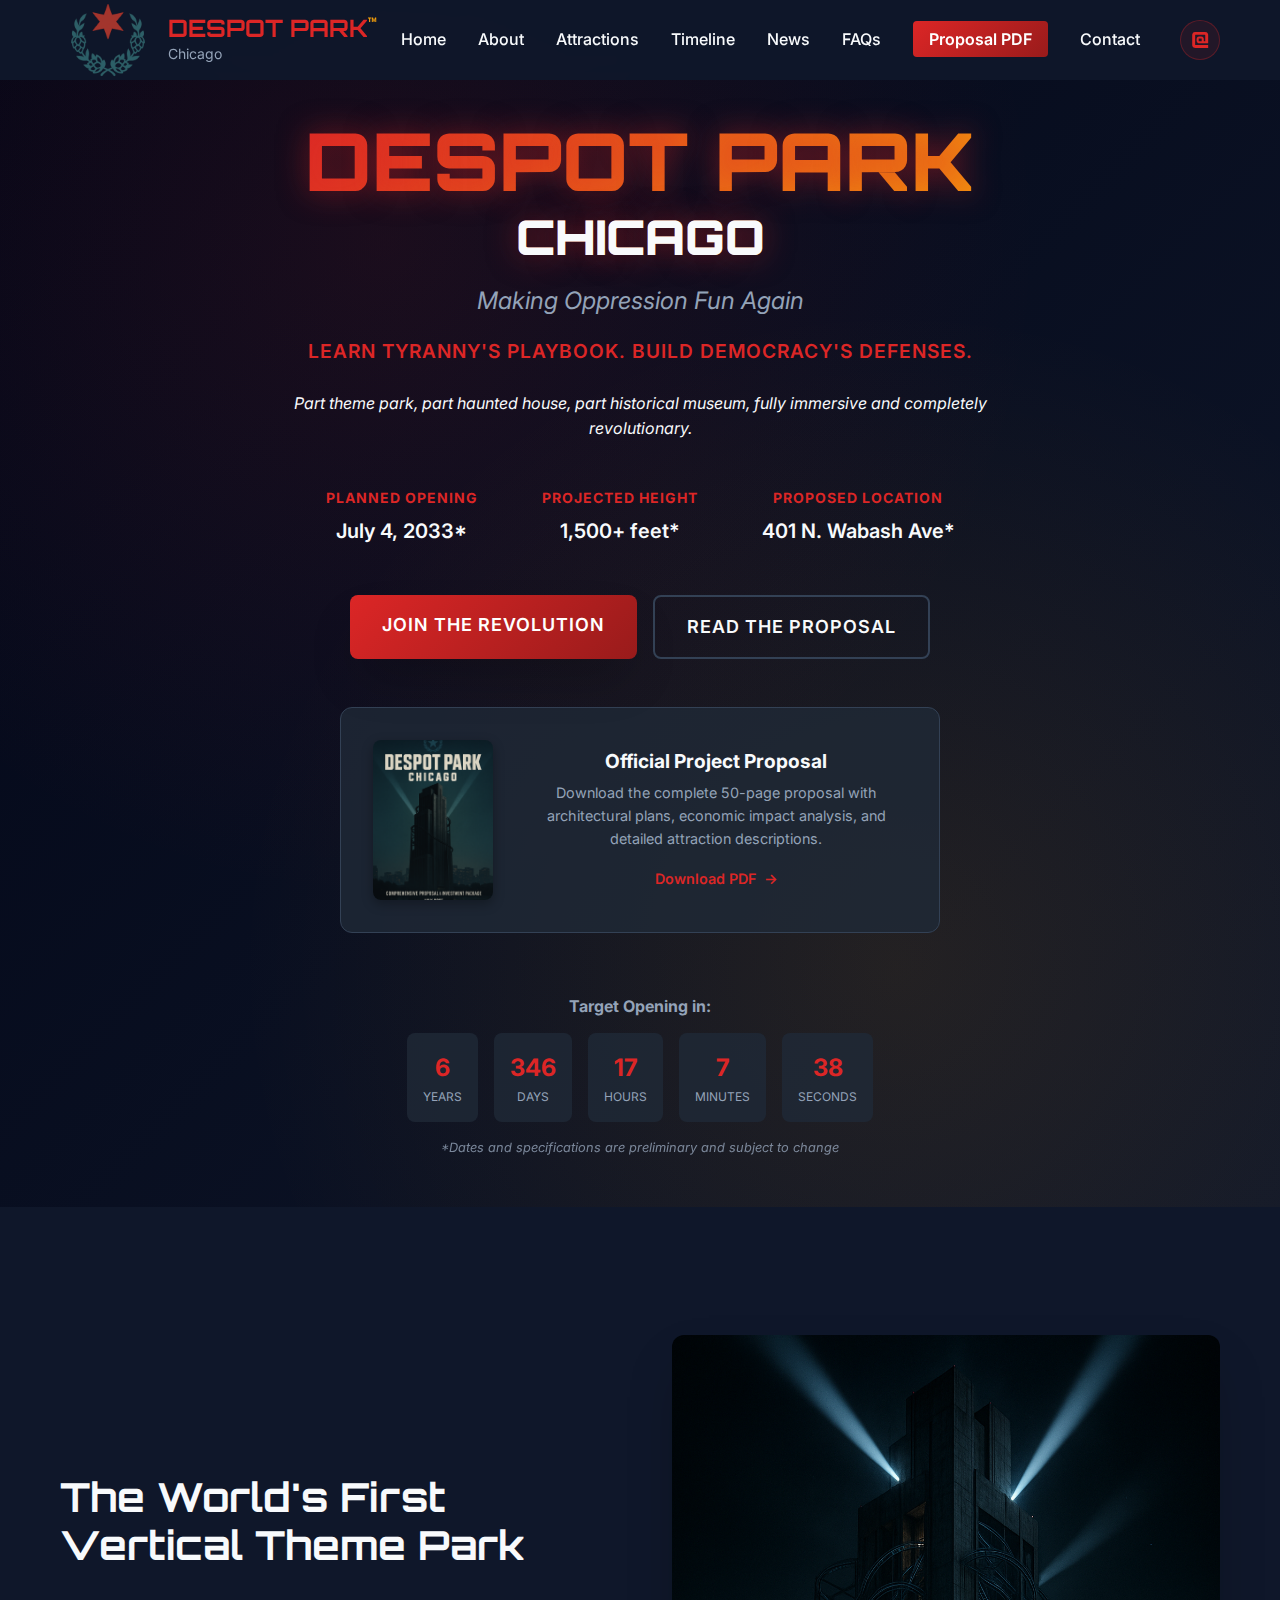
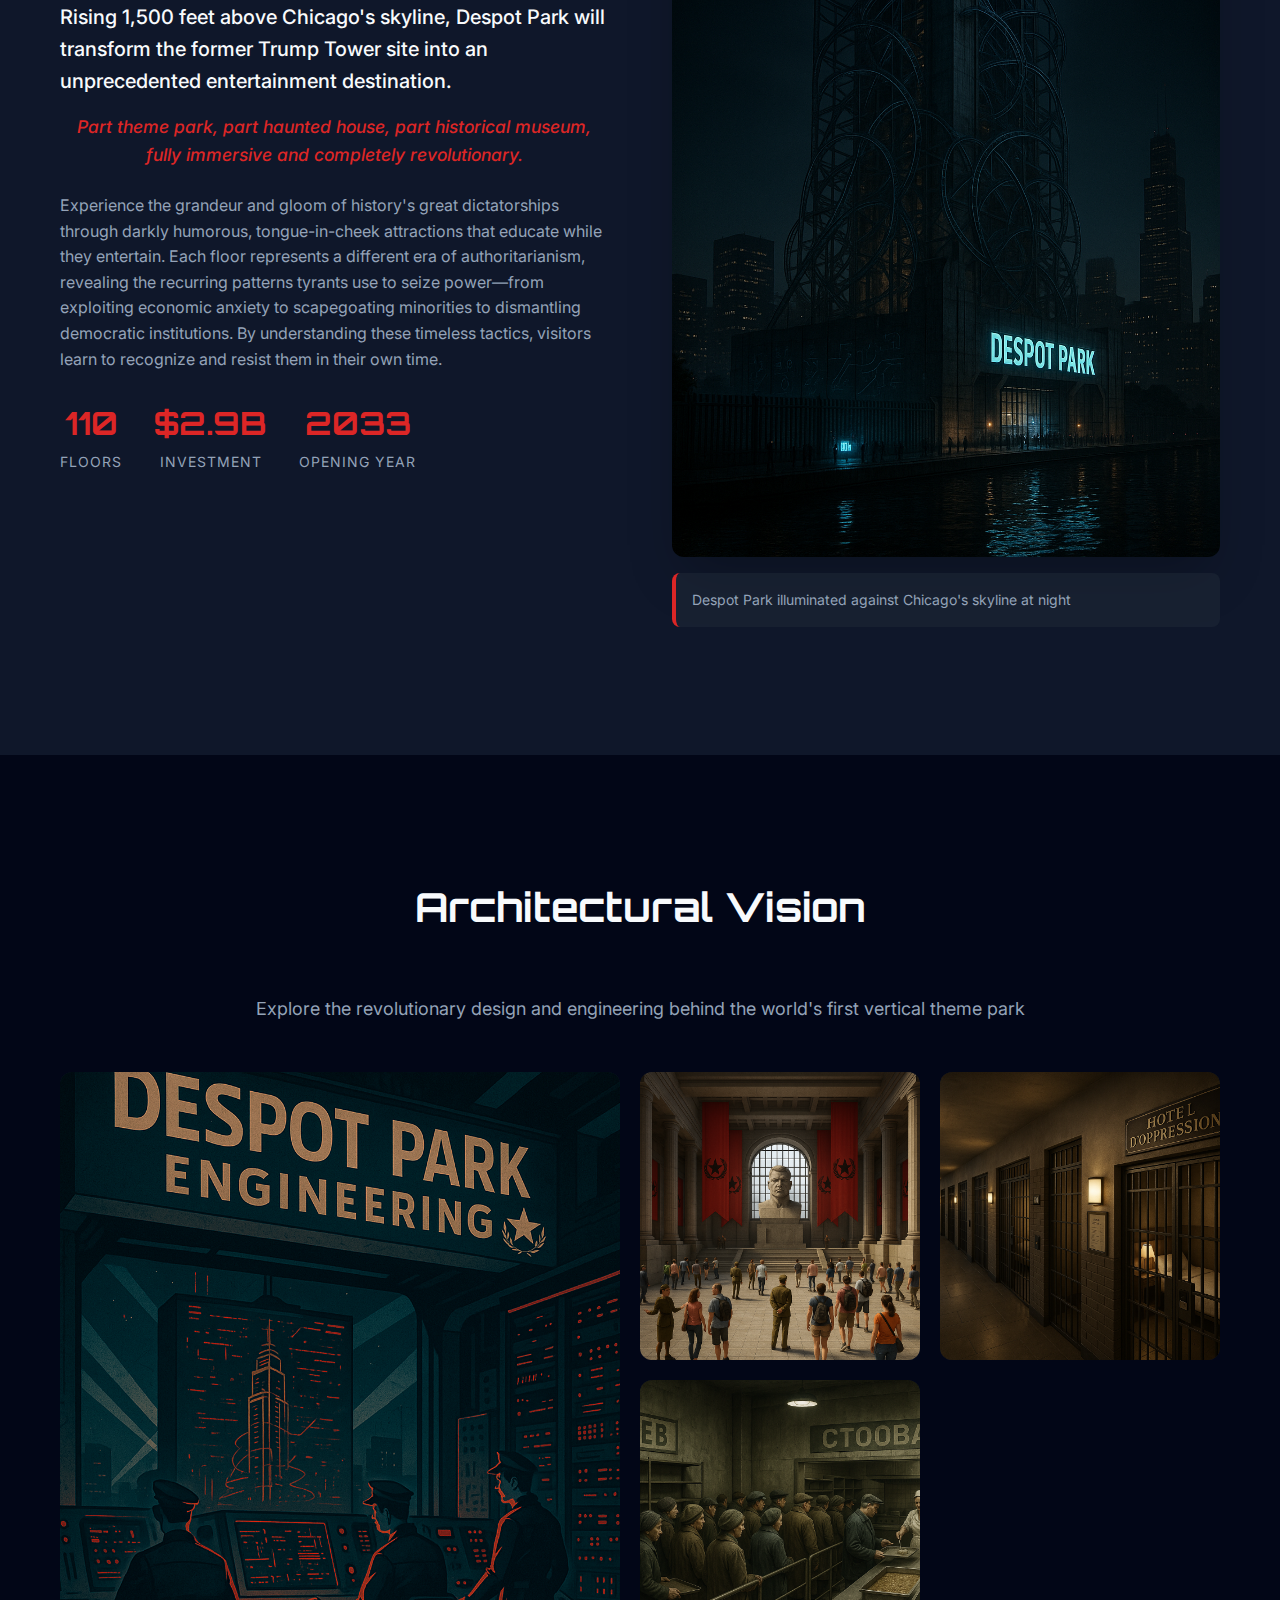
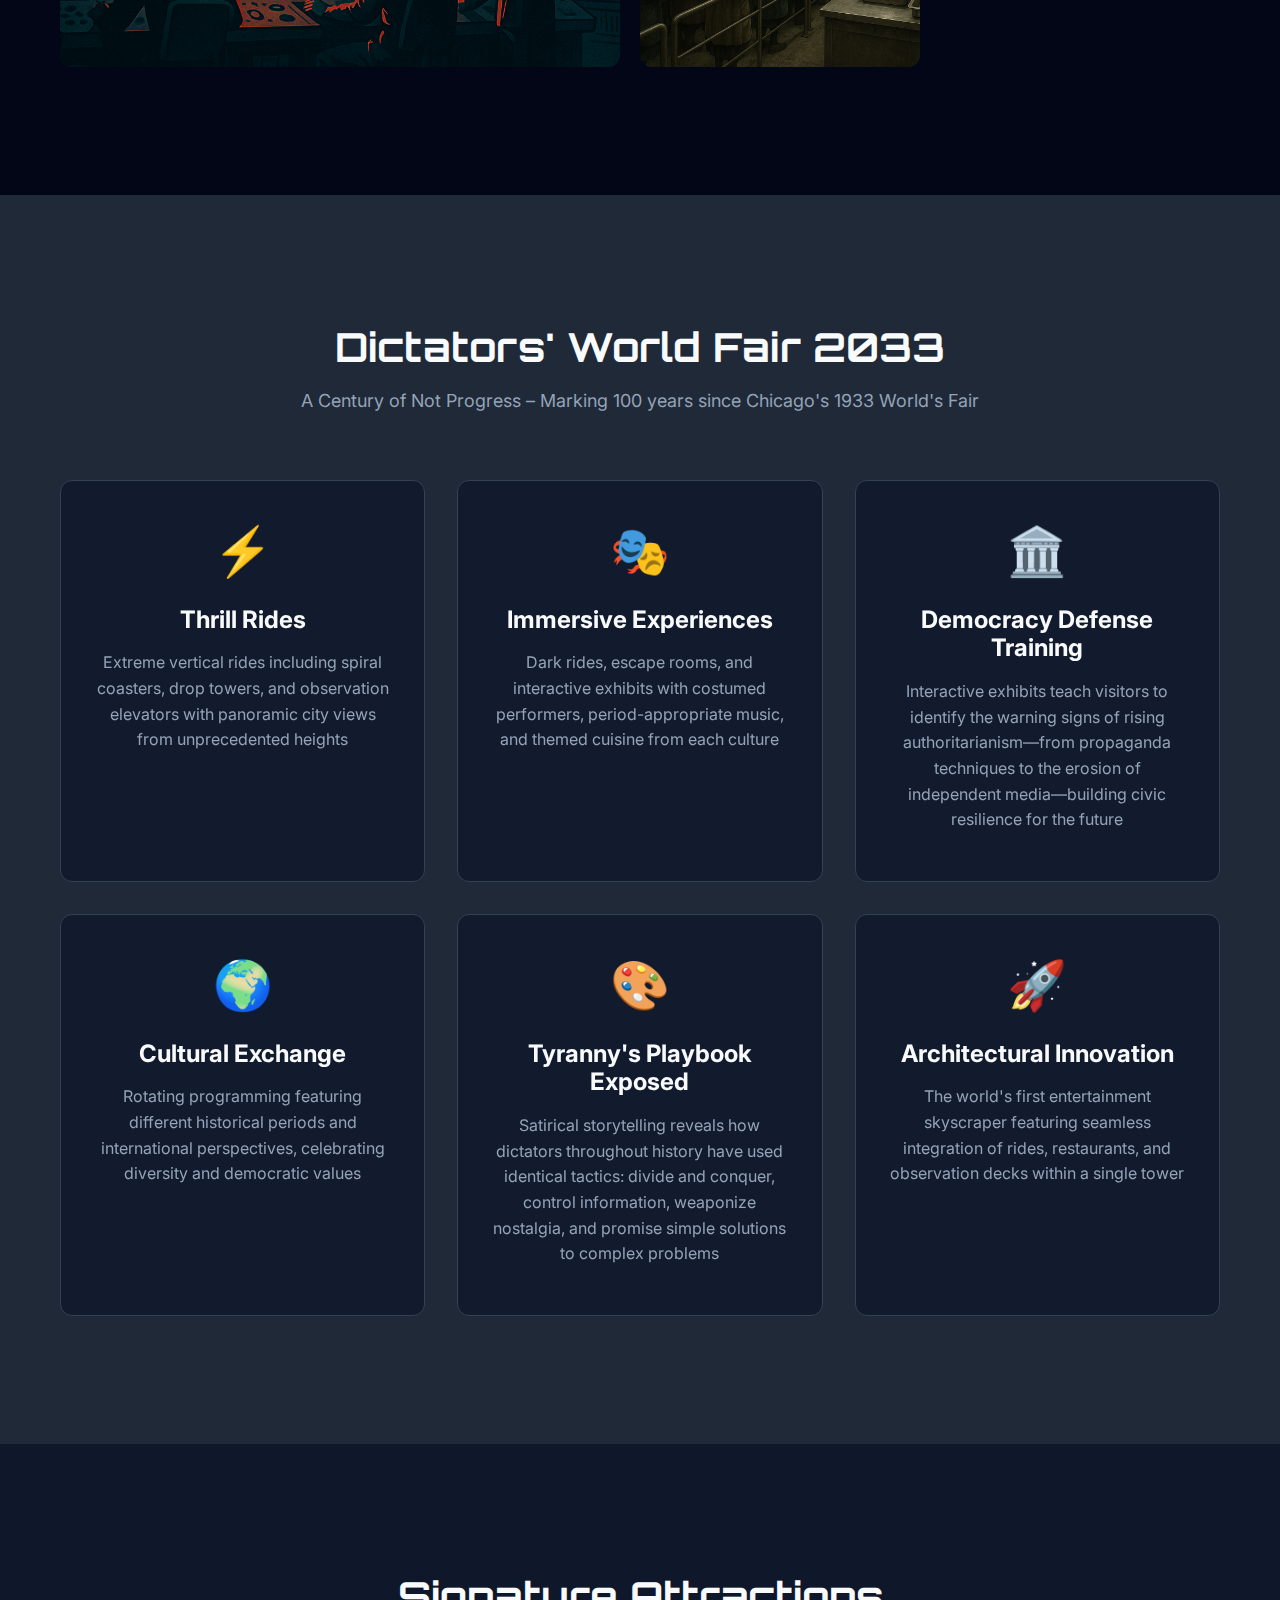
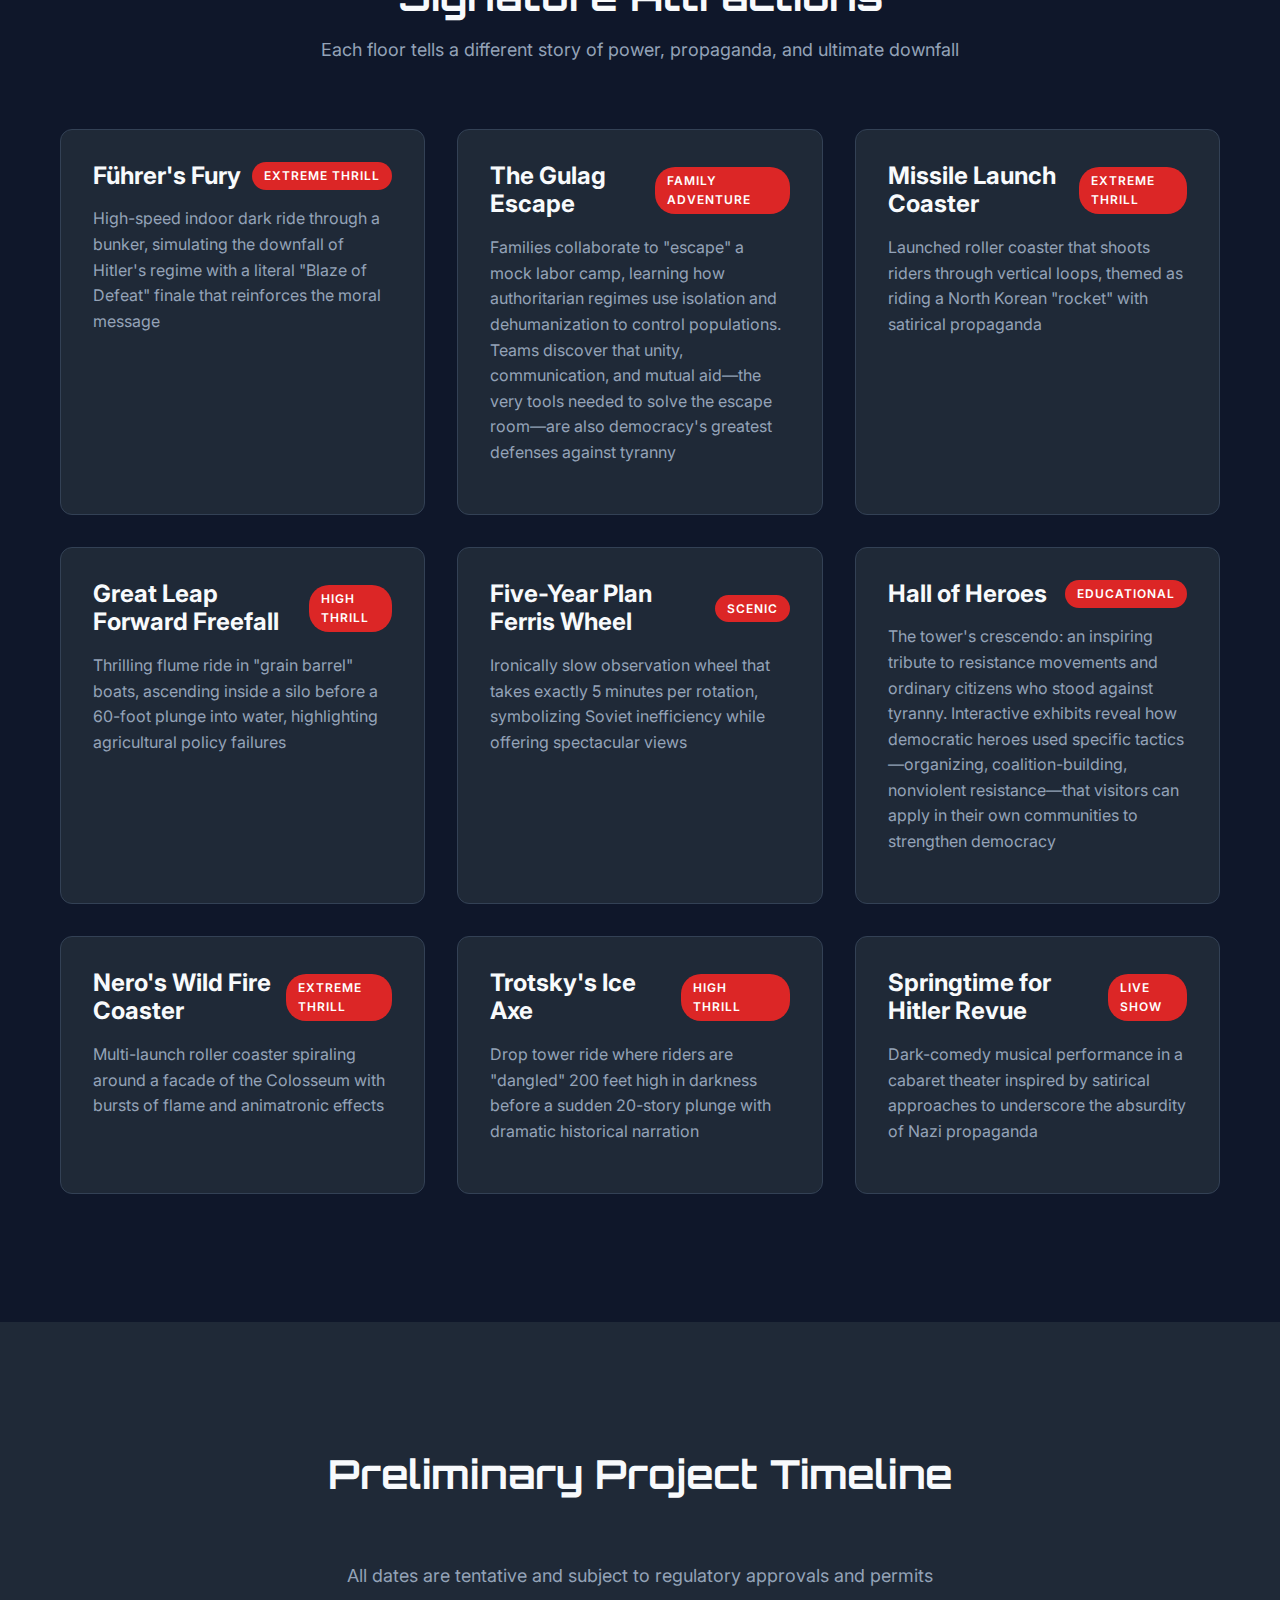
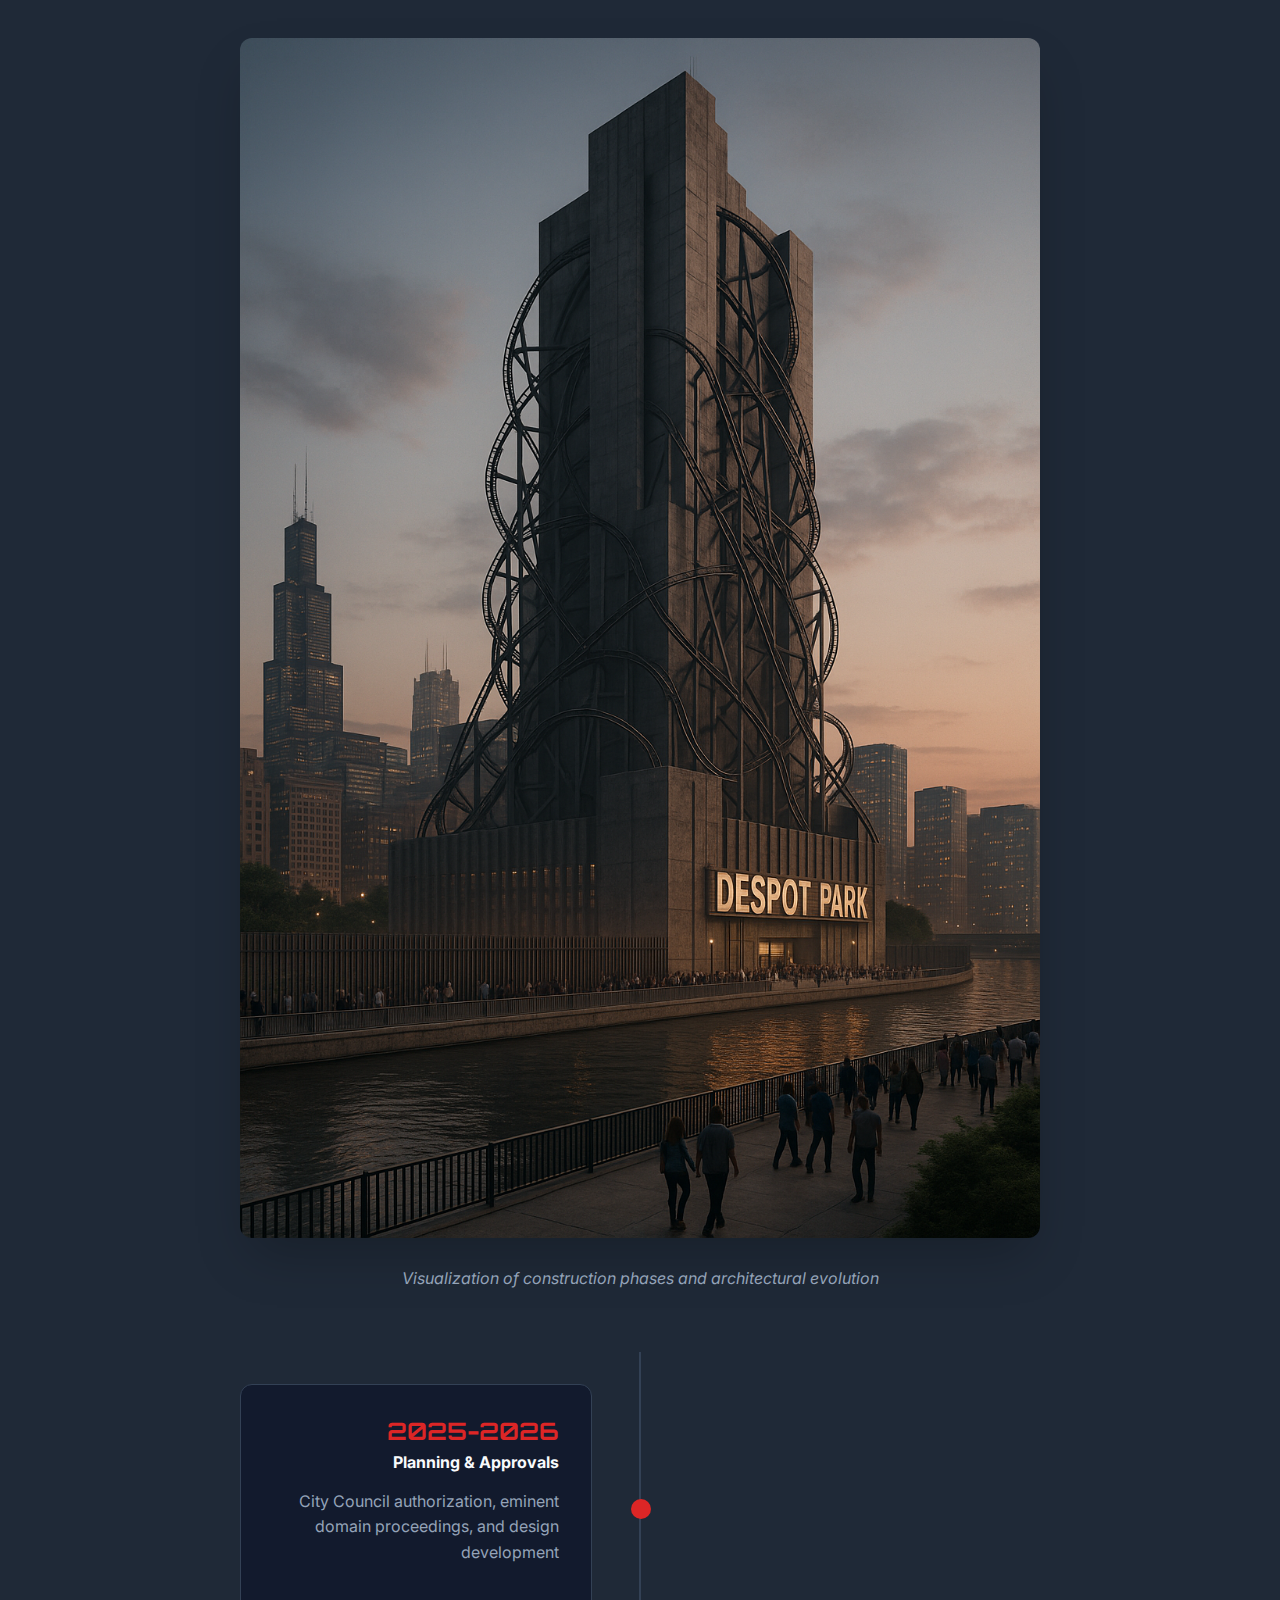
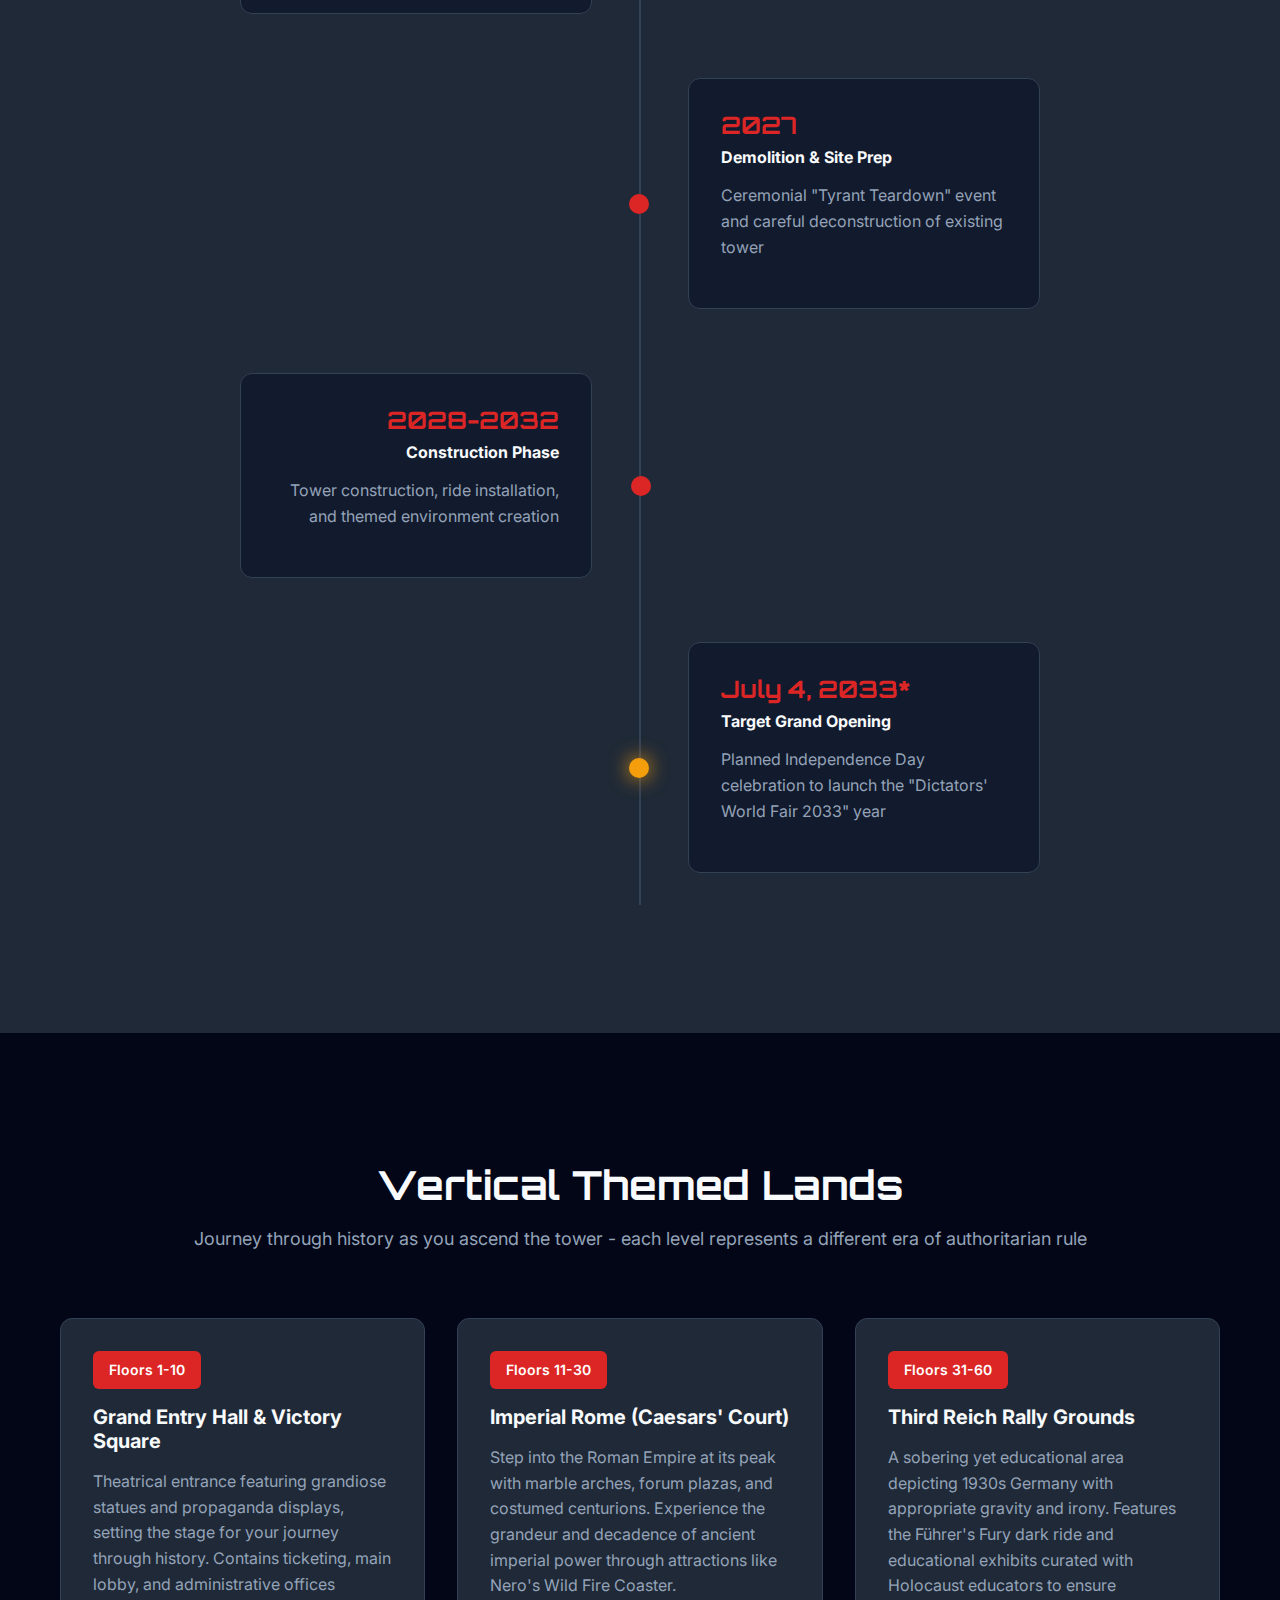
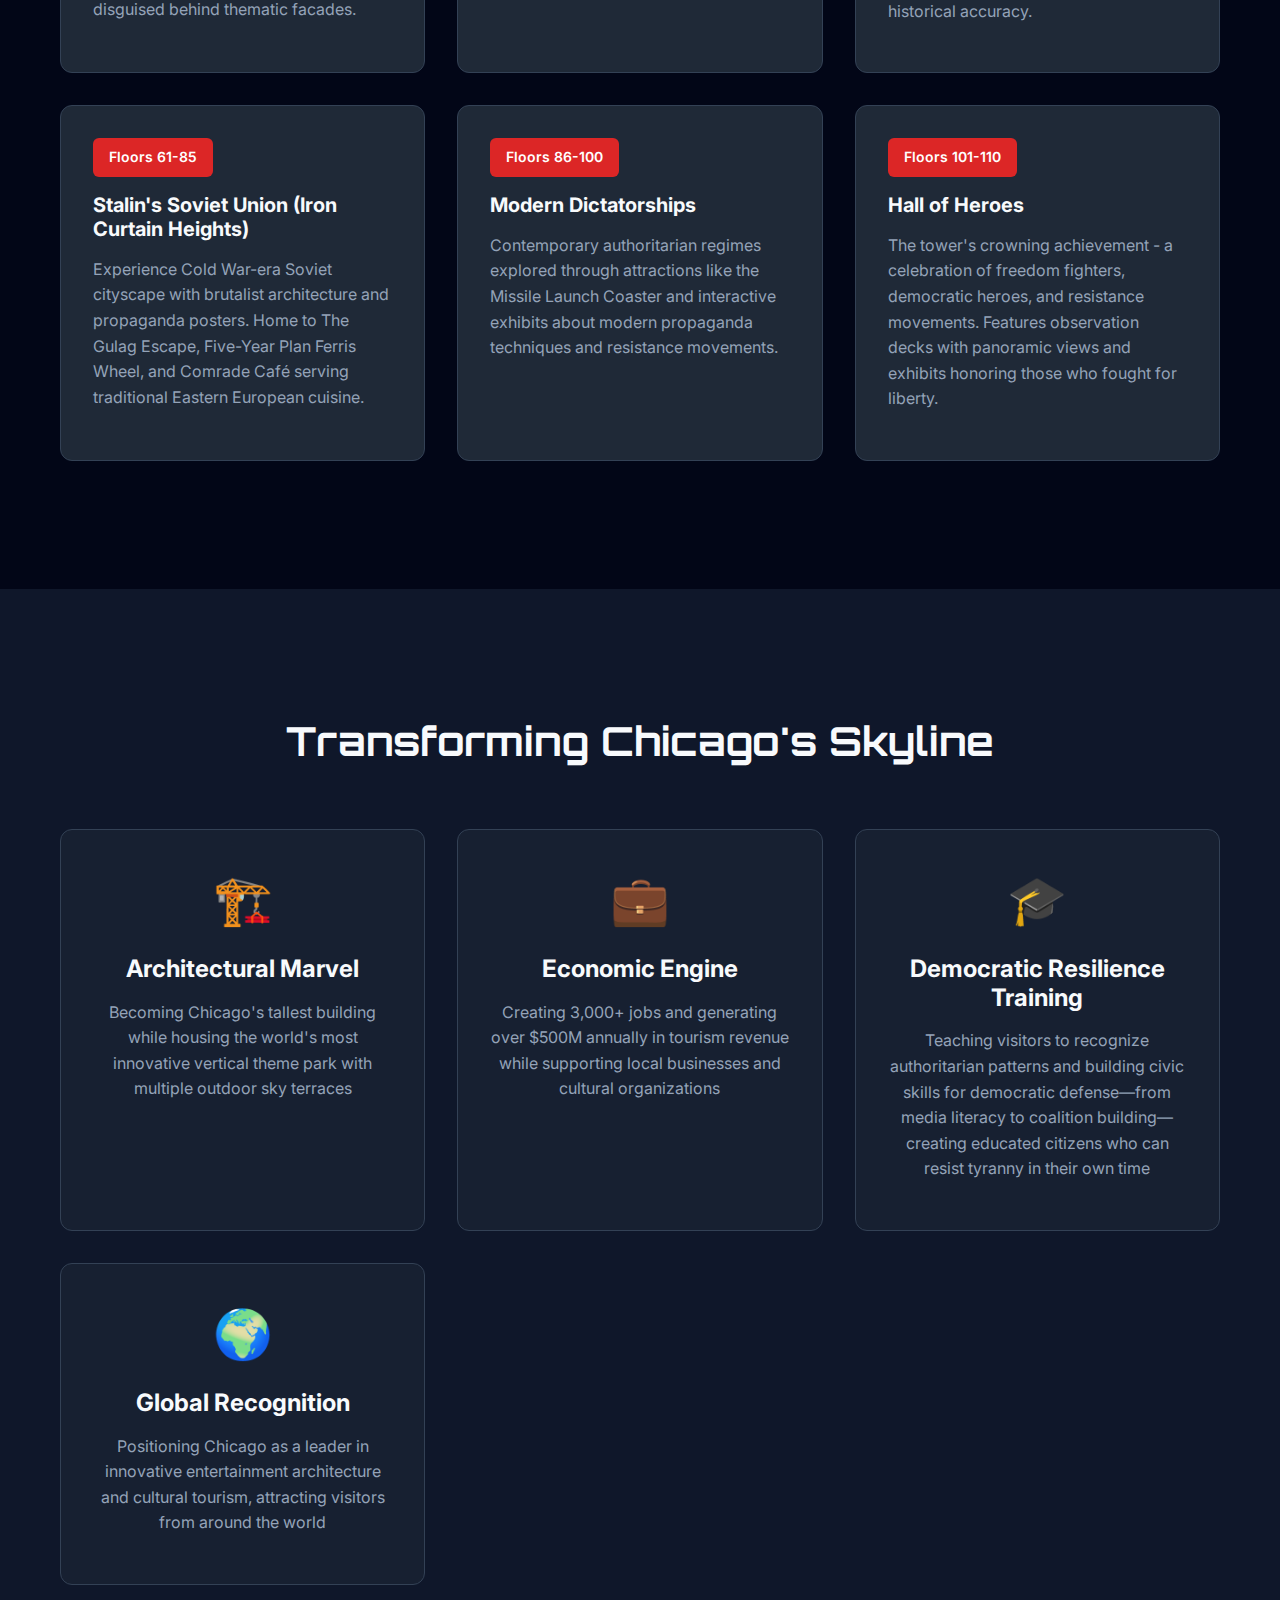
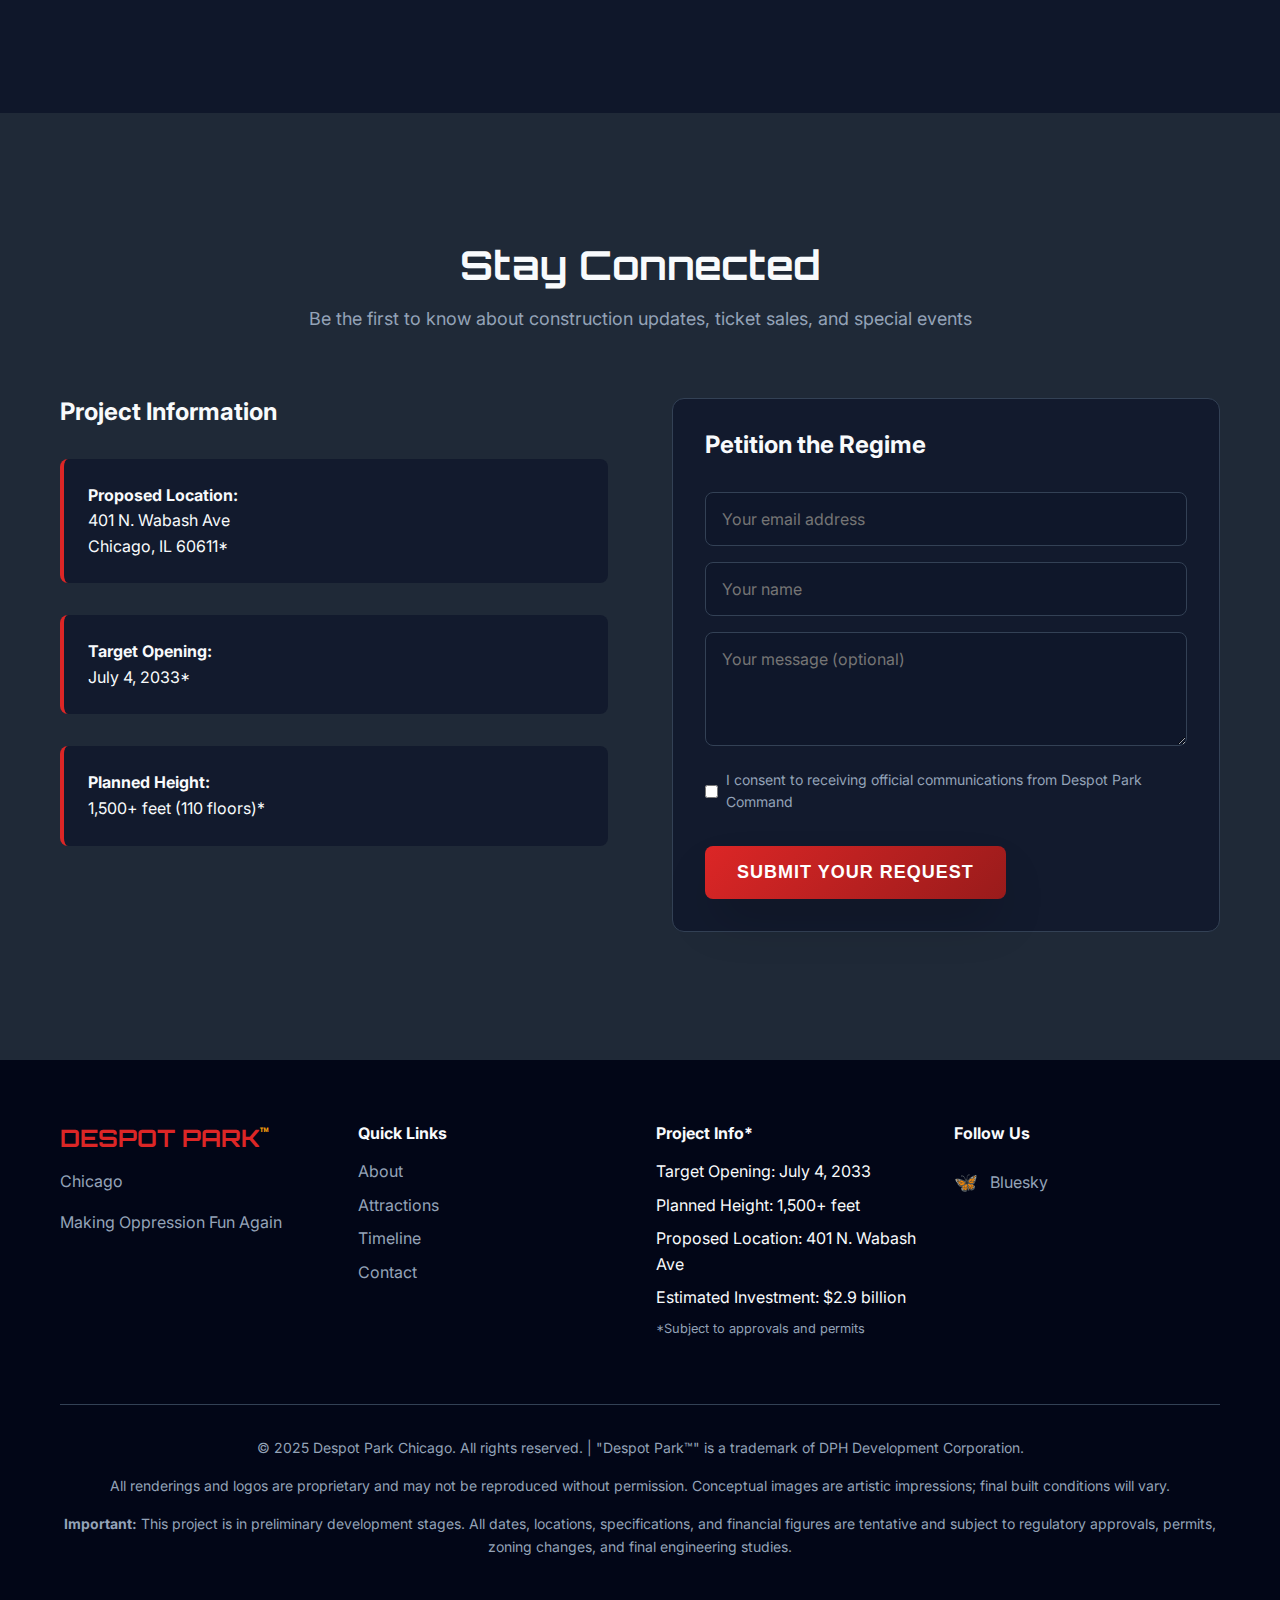
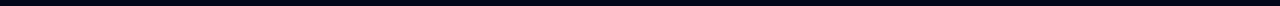
<file: index.html>
<!DOCTYPE html>
<html lang="en">
<head>
    <meta charset="UTF-8">
    <meta name="viewport" content="width=device-width, initial-scale=1.0, viewport-fit=cover">
    
    <!-- Primary Meta Tags -->
    <title>Despot Park Chicago - Making Oppression Fun Again | Opening July 4, 2033</title>
    <meta name="title" content="Despot Park Chicago - Making Oppression Fun Again | Opening July 4, 2033">
    <meta name="description" content="World's first vertical theme park in a 1,500-foot skyscraper. Experience history's dictatorships through darkly humorous rides and educational exhibits. Opening July 4, 2033.">
    <meta name="keywords" content="Despot Park, Chicago, theme park, vertical park, skyscraper, attractions, 2033, Willis Tower, dictators, history, education, entertainment, Trump Tower, vertical theme park, Chicago attractions, roller coaster, thrill rides">
    <meta name="author" content="Despot Park Holdings LLC">
    <meta name="robots" content="index, follow">
    <meta name="language" content="English">
    <meta name="revisit-after" content="7 days">
    
    <!-- Canonical URL -->
    <link rel="canonical" href="https://despotparkchicago.com/">
    
    <!-- Open Graph / Facebook -->
    <meta property="og:type" content="website">
    <meta property="og:url" content="https://despotparkchicago.com/">
    <meta property="og:title" content="Despot Park Chicago - World's First Vertical Theme Park">
    <meta property="og:description" content="Experience history's dictatorships through darkly humorous rides and educational exhibits in Chicago's revolutionary 1,500-foot vertical theme park. Opening July 4, 2033.">
    <meta property="og:image" content="https://despotparkchicago.com/img/despot-park-daytime.png">
    <meta property="og:image:width" content="1200">
    <meta property="og:image:height" content="630">
    <meta property="og:image:alt" content="Despot Park Chicago - Daytime view of the revolutionary vertical theme park">
    <meta property="og:site_name" content="Despot Park Chicago">
    <meta property="og:locale" content="en_US">
    
    <!-- Twitter -->
    <meta property="twitter:card" content="summary_large_image">
    <meta property="twitter:url" content="https://despotparkchicago.com/">
    <meta property="twitter:title" content="Despot Park Chicago - World's First Vertical Theme Park">
    <meta property="twitter:description" content="Experience history's dictatorships through darkly humorous rides and educational exhibits in Chicago's revolutionary 1,500-foot vertical theme park. Opening July 4, 2033.">
    <meta property="twitter:image" content="https://despotparkchicago.com/img/despot-park-daytime.png">
    <meta property="twitter:image:alt" content="Despot Park Chicago - Daytime view of the revolutionary vertical theme park">

    
    <!-- Additional Meta Tags -->
    <meta name="theme-color" content="#dc2626">
    <meta name="msapplication-TileColor" content="#dc2626">
    <meta name="apple-mobile-web-app-capable" content="yes">
    <meta name="apple-mobile-web-app-status-bar-style" content="black-translucent">
    <meta name="apple-mobile-web-app-title" content="Despot Park">
    
    <!-- Favicons -->
    <link rel="icon" type="image/png" href="img/favicon.png">
    <link rel="icon" type="image/png" sizes="16x16" href="img/favicon.png">
    <link rel="icon" type="image/png" sizes="32x32" href="img/favicon.png">
    <link rel="icon" type="image/png" sizes="96x96" href="img/favicon.png">
    <link rel="apple-touch-icon" sizes="180x180" href="img/favicon.png">
    <link rel="manifest" href="/site.webmanifest">
    
    <!-- Preload Critical Resources -->
    <link rel="preload" href="style.css" as="style">
    <link rel="preload" href="script.js" as="script">
    
    <!-- Stylesheets -->
    <link rel="stylesheet" href="style.css">
    <link rel="preconnect" href="https://fonts.googleapis.com">
    <link rel="preconnect" href="https://fonts.gstatic.com" crossorigin>
    <link href="https://fonts.googleapis.com/css2?family=Orbitron:wght@400;700;900&family=Inter:wght@300;400;500;600;700&display=swap" rel="stylesheet">
    <link href="https://unpkg.com/aos@2.3.1/dist/aos.css" rel="stylesheet">
    
    <!-- Structured Data -->
    <script type="application/ld+json">
    {
        "@context": "https://schema.org",
        "@type": "TouristAttraction",
        "name": "Despot Park Chicago",
        "description": "World's first vertical theme park in a 1,500-foot skyscraper featuring darkly humorous historical attractions and educational exhibits about authoritarianism.",
        "url": "https://despotparkchicago.com",
        "logo": "https://despotparkchicago.com/img/favicon.png",
        "image": "https://despotparkchicago.com/img/despot-park-daytime.png",
        "address": {
            "@type": "PostalAddress",
            "streetAddress": "401 N. Wabash Ave",
            "addressLocality": "Chicago",
            "addressRegion": "IL",
            "postalCode": "60611",
            "addressCountry": "US"
        },
        "geo": {
            "@type": "GeoCoordinates",
            "latitude": "41.8887",
            "longitude": "-87.6262"
        },
        "openingDate": "2033-07-04",
        "note": "Opening date and location subject to change pending final approvals",
        "priceRange": "$$",
        "telephone": "+1-312-555-1234",
        "sameAs": [
            "https://bsky.app/profile/despotpark.com"
        ],
        "aggregateRating": {
            "@type": "AggregateRating",
            "ratingValue": "5.0",
            "reviewCount": "0",
            "worstRating": "1",
            "bestRating": "5"
        },
        "offers": {
            "@type": "Offer",
            "price": "75",
            "priceCurrency": "USD",
            "description": "Adult admission ticket",
            "availability": "https://schema.org/PreOrder"
        }
    }
    </script>
    
    <script src="https://unpkg.com/aos@2.3.1/dist/aos.js"></script>
</head>
<body>
    <nav class="navbar">
        <div class="nav-container">
            <div class="nav-logo">
                <a href="index.html">
                    <img src="img/favicon.png" alt="Despot Park Logo" class="nav-logo-icon">
                    <div class="nav-logo-text">
                        <h2>DESPOT PARK<span class="tm">™</span></h2>
                        <p>Chicago</p>
                    </div>
                </a>
            </div>
            <ul class="nav-menu">
                <li><a href="index.html">Home</a></li>
                <li><a href="about.html">About</a></li>
                <li><a href="#attractions">Attractions</a></li>
                <li><a href="#timeline">Timeline</a></li>
                <li><a href="press-releases.html">News</a></li>
                <li><a href="faqs.html">FAQs</a></li>
                <li><a href="despot-park-proposal.pdf" target="_blank" class="proposal-link">Proposal PDF</a></li>
                <li><a href="#contact">Contact</a></li>
            </ul>
            <div class="nav-social">
                <a href="https://bsky.app/profile/despotpark.com" target="_blank" rel="noopener noreferrer" class="nav-social-link" title="Follow us on Bluesky">
                    <span class="bluesky-icon">@</span>
                </a>
            </div>
            <div class="mobile-menu-toggle">
                <div class="hamburger"></div>
                <div class="hamburger"></div>
                <div class="hamburger"></div>
            </div>
        </div>
    </nav>

    <main>
        <section id="home" class="hero">
            <div class="hero-video-bg">
                <div class="hero-overlay"></div>
            </div>
            <div class="hero-content">
                <h1 class="hero-title" data-aos="fade-up">
                    <span class="line-1">DESPOT PARK</span>
                    <span class="line-2">CHICAGO</span>
                </h1>
                <p class="hero-subtitle" data-aos="fade-up" data-aos-delay="300">
                    Making Oppression Fun Again
                </p>
                <p class="hero-mission" data-aos="fade-up" data-aos-delay="400">
                    Learn tyranny's playbook. Build democracy's defenses.
                </p>
                <p class="hero-description" data-aos="fade-up" data-aos-delay="500">
                    Part theme park, part haunted house, part historical museum, fully immersive and completely revolutionary.
                </p>
                <div class="hero-details" data-aos="fade-up" data-aos-delay="600">
                    <div class="detail-item">
                        <h3>Planned Opening</h3>
                        <p>July 4, 2033*</p>
                    </div>
                    <div class="detail-item">
                        <h3>Projected Height</h3>
                        <p>1,500+ feet*</p>
                    </div>
                    <div class="detail-item">
                        <h3>Proposed Location</h3>
                        <p>401 N. Wabash Ave*</p>
                    </div>
                </div>
                <div class="hero-cta" data-aos="fade-up" data-aos-delay="900">
                    <a href="#contact" class="cta-button primary">Join the Revolution</a>
                    <a href="despot-park-proposal.pdf" target="_blank" class="cta-button secondary">Read the Proposal</a>
                </div>
                
                <div class="hero-proposal" data-aos="fade-up" data-aos-delay="1100">
                    <div class="proposal-preview">
                        <img src="img/proposal-cover.png" alt="Despot Park Proposal Cover" class="proposal-cover">
                        <div class="proposal-info">
                            <h4>Official Project Proposal</h4>
                            <p>Download the complete 50-page proposal with architectural plans, economic impact analysis, and detailed attraction descriptions.</p>
                            <a href="despot-park-proposal.pdf" target="_blank" class="proposal-download">
                                Download PDF <span>→</span>
                            </a>
                        </div>
                    </div>
                </div>
                <div class="hero-countdown" data-aos="fade-up" data-aos-delay="1200">
                    <div class="countdown-container">
                        <h3>Target Opening in:</h3>
                        <div id="countdown" class="countdown-timer"></div>
                        <p class="countdown-disclaimer">*Dates and specifications are preliminary and subject to change</p>
                    </div>
                </div>
            </div>
        </section>

        <section id="about" class="about">
            <div class="container">
                <div class="about-content">
                    <div class="about-text" data-aos="fade-right">
                        <h2>The World's First Vertical Theme Park</h2>
                        <p class="lead">
                            Rising 1,500 feet above Chicago's skyline, Despot Park will transform the former Trump Tower site into an unprecedented entertainment destination.
                        </p>
                        <p class="about-description">
                            <em>Part theme park, part haunted house, part historical museum, fully immersive and completely revolutionary.</em>
                        </p>
                        <p>
                            Experience the grandeur and gloom of history's great dictatorships through darkly humorous, tongue-in-cheek attractions that educate while they entertain. Each floor represents a different era of authoritarianism, revealing the recurring patterns tyrants use to seize power—from exploiting economic anxiety to scapegoating minorities to dismantling democratic institutions. By understanding these timeless tactics, visitors learn to recognize and resist them in their own time.
                        </p>
                        <div class="about-stats">
                            <div class="stat">
                                <h3>110</h3>
                                <p>Floors</p>
                            </div>
                            <div class="stat">
                                <h3>$2.9B</h3>
                                <p>Investment</p>
                            </div>
                            <div class="stat">
                                <h3>2033</h3>
                                <p>Opening Year</p>
                            </div>
                        </div>
                    </div>
                    <div class="about-image" data-aos="fade-left">
                        <img src="img/despot-park-nighttime.png" alt="Despot Park Night View" class="concept-art">
                        <div class="image-caption">
                            <p>Despot Park illuminated against Chicago's skyline at night</p>
                        </div>
                    </div>
                </div>
            </div>
        </section>

        <section id="visual-showcase" class="visual-showcase">
            <div class="container">
                <h2 data-aos="fade-up">Architectural Vision</h2>
                <p class="section-subtitle" data-aos="fade-up" data-aos-delay="200">
                    Explore the revolutionary design and engineering behind the world's first vertical theme park
                </p>
                <div class="showcase-gallery">
                    <div class="gallery-item large" data-aos="zoom-in">
                        <img src="img/engineering.png" alt="Engineering and Construction Plans" class="gallery-image">
                        <div class="gallery-overlay">
                            <h3>Engineering Excellence</h3>
                            <p>Advanced structural design supporting dynamic ride loads while maintaining safety and comfort</p>
                        </div>
                    </div>
                    <div class="gallery-item" data-aos="zoom-in" data-aos-delay="200">
                        <img src="img/despot-park-hall.png" alt="Grand Interior Hall" class="gallery-image">
                        <div class="gallery-overlay">
                            <h3>Grand Interior Halls</h3>
                            <p>Immersive themed environments on every floor</p>
                        </div>
                    </div>
                    <div class="gallery-item" data-aos="zoom-in" data-aos-delay="400">
                        <img src="img/hotel-doppression.png" alt="Hotel Doppression Luxury Accommodations" class="gallery-image">
                        <div class="gallery-overlay">
                            <h3>Hotel Doppression</h3>
                            <p>Luxury accommodations with thematic flair</p>
                        </div>
                    </div>
                    <div class="gallery-item" data-aos="zoom-in" data-aos-delay="600">
                        <img src="img/cafeteria.png" alt="Themed Dining Experiences" class="gallery-image">
                        <div class="gallery-overlay">
                            <h3>Themed Dining</h3>
                            <p>Authentic period cuisine and atmospheric restaurants</p>
                        </div>
                    </div>
                </div>
            </div>
        </section>

        <section id="concept" class="concept">
            <div class="container">
                <h2 data-aos="fade-up">Dictators' World Fair 2033</h2>
                <p class="section-subtitle" data-aos="fade-up" data-aos-delay="200">
                    A Century of Not Progress – Marking 100 years since Chicago's 1933 World's Fair
                </p>
                <div class="concept-grid">
                    <div class="concept-card" data-aos="flip-left">
                        <div class="card-icon">⚡</div>
                        <h3>Thrill Rides</h3>
                        <p>Extreme vertical rides including spiral coasters, drop towers, and observation elevators with panoramic city views from unprecedented heights</p>
                    </div>
                    <div class="concept-card" data-aos="flip-left" data-aos-delay="200">
                        <div class="card-icon">🎭</div>
                        <h3>Immersive Experiences</h3>
                        <p>Dark rides, escape rooms, and interactive exhibits with costumed performers, period-appropriate music, and themed cuisine from each culture</p>
                    </div>
                    <div class="concept-card" data-aos="flip-left" data-aos-delay="400">
                        <div class="card-icon">🏛️</div>
                        <h3>Democracy Defense Training</h3>
                        <p>Interactive exhibits teach visitors to identify the warning signs of rising authoritarianism—from propaganda techniques to the erosion of independent media—building civic resilience for the future</p>
                    </div>
                    <div class="concept-card" data-aos="flip-left" data-aos-delay="600">
                        <div class="card-icon">🌍</div>
                        <h3>Cultural Exchange</h3>
                        <p>Rotating programming featuring different historical periods and international perspectives, celebrating diversity and democratic values</p>
                    </div>
                    <div class="concept-card" data-aos="flip-left" data-aos-delay="800">
                        <div class="card-icon">🎨</div>
                        <h3>Tyranny's Playbook Exposed</h3>
                        <p>Satirical storytelling reveals how dictators throughout history have used identical tactics: divide and conquer, control information, weaponize nostalgia, and promise simple solutions to complex problems</p>
                    </div>
                    <div class="concept-card" data-aos="flip-left" data-aos-delay="1000">
                        <div class="card-icon">🚀</div>
                        <h3>Architectural Innovation</h3>
                        <p>The world's first entertainment skyscraper featuring seamless integration of rides, restaurants, and observation decks within a single tower</p>
                    </div>
                </div>
            </div>
        </section>

        <section id="attractions" class="attractions">
            <div class="container">
                <h2 data-aos="fade-up">Signature Attractions</h2>
                <p class="section-subtitle" data-aos="fade-up" data-aos-delay="200">
                    Each floor tells a different story of power, propaganda, and ultimate downfall
                </p>
                <div class="attractions-grid">
                    <div class="attraction-card" data-aos="zoom-in">
                        <div class="card-header">
                            <h3>Führer's Fury</h3>
                            <span class="thrill-level">Extreme Thrill</span>
                        </div>
                        <p>High-speed indoor dark ride through a bunker, simulating the downfall of Hitler's regime with a literal "Blaze of Defeat" finale that reinforces the moral message</p>
                    </div>
                    <div class="attraction-card" data-aos="zoom-in" data-aos-delay="100">
                        <div class="card-header">
                            <h3>The Gulag Escape</h3>
                            <span class="thrill-level">Family Adventure</span>
                        </div>
                        <p>Families collaborate to "escape" a mock labor camp, learning how authoritarian regimes use isolation and dehumanization to control populations. Teams discover that unity, communication, and mutual aid—the very tools needed to solve the escape room—are also democracy's greatest defenses against tyranny</p>
                    </div>
                    <div class="attraction-card" data-aos="zoom-in" data-aos-delay="200">
                        <div class="card-header">
                            <h3>Missile Launch Coaster</h3>
                            <span class="thrill-level">Extreme Thrill</span>
                        </div>
                        <p>Launched roller coaster that shoots riders through vertical loops, themed as riding a North Korean "rocket" with satirical propaganda</p>
                    </div>
                    <div class="attraction-card" data-aos="zoom-in" data-aos-delay="300">
                        <div class="card-header">
                            <h3>Great Leap Forward Freefall</h3>
                            <span class="thrill-level">High Thrill</span>
                        </div>
                        <p>Thrilling flume ride in "grain barrel" boats, ascending inside a silo before a 60-foot plunge into water, highlighting agricultural policy failures</p>
                    </div>
                    <div class="attraction-card" data-aos="zoom-in" data-aos-delay="400">
                        <div class="card-header">
                            <h3>Five-Year Plan Ferris Wheel</h3>
                            <span class="thrill-level">Scenic</span>
                        </div>
                        <p>Ironically slow observation wheel that takes exactly 5 minutes per rotation, symbolizing Soviet inefficiency while offering spectacular views</p>
                    </div>
                    <div class="attraction-card" data-aos="zoom-in" data-aos-delay="500">
                        <div class="card-header">
                            <h3>Hall of Heroes</h3>
                            <span class="thrill-level">Educational</span>
                        </div>
                        <p>The tower's crescendo: an inspiring tribute to resistance movements and ordinary citizens who stood against tyranny. Interactive exhibits reveal how democratic heroes used specific tactics—organizing, coalition-building, nonviolent resistance—that visitors can apply in their own communities to strengthen democracy</p>
                    </div>
                    <div class="attraction-card" data-aos="zoom-in" data-aos-delay="600">
                        <div class="card-header">
                            <h3>Nero's Wild Fire Coaster</h3>
                            <span class="thrill-level">Extreme Thrill</span>
                        </div>
                        <p>Multi-launch roller coaster spiraling around a facade of the Colosseum with bursts of flame and animatronic effects</p>
                    </div>
                    <div class="attraction-card" data-aos="zoom-in" data-aos-delay="700">
                        <div class="card-header">
                            <h3>Trotsky's Ice Axe</h3>
                            <span class="thrill-level">High Thrill</span>
                        </div>
                        <p>Drop tower ride where riders are "dangled" 200 feet high in darkness before a sudden 20-story plunge with dramatic historical narration</p>
                    </div>
                    <div class="attraction-card" data-aos="zoom-in" data-aos-delay="800">
                        <div class="card-header">
                            <h3>Springtime for Hitler Revue</h3>
                            <span class="thrill-level">Live Show</span>
                        </div>
                        <p>Dark-comedy musical performance in a cabaret theater inspired by satirical approaches to underscore the absurdity of Nazi propaganda</p>
                    </div>
                </div>
            </div>
        </section>

        <section id="timeline" class="timeline">
            <div class="container">
                <h2 data-aos="fade-up">Preliminary Project Timeline</h2>
                <p class="section-subtitle" data-aos="fade-up" data-aos-delay="100">
                    All dates are tentative and subject to regulatory approvals and permits
                </p>
                <div class="timeline-visual" data-aos="fade-up" data-aos-delay="200">
                    <img src="img/ChatGPT Image Jul 11, 2025, 04_45_15 PM.png" alt="Construction Progress Visualization" class="timeline-hero-image">
                    <div class="timeline-caption">
                        <p>Visualization of construction phases and architectural evolution</p>
                    </div>
                </div>
                <div class="timeline-container">
                    <div class="timeline-item" data-aos="fade-right">
                        <div class="timeline-dot"></div>
                        <div class="timeline-content">
                            <h3>2025-2026</h3>
                            <h4>Planning & Approvals</h4>
                            <p>City Council authorization, eminent domain proceedings, and design development</p>
                        </div>
                    </div>
                    <div class="timeline-item" data-aos="fade-left">
                        <div class="timeline-dot"></div>
                        <div class="timeline-content">
                            <h3>2027</h3>
                            <h4>Demolition & Site Prep</h4>
                            <p>Ceremonial "Tyrant Teardown" event and careful deconstruction of existing tower</p>
                        </div>
                    </div>
                    <div class="timeline-item" data-aos="fade-right">
                        <div class="timeline-dot"></div>
                        <div class="timeline-content">
                            <h3>2028-2032</h3>
                            <h4>Construction Phase</h4>
                            <p>Tower construction, ride installation, and themed environment creation</p>
                        </div>
                    </div>
                    <div class="timeline-item" data-aos="fade-left">
                        <div class="timeline-dot highlighted"></div>
                        <div class="timeline-content">
                            <h3>July 4, 2033*</h3>
                            <h4>Target Grand Opening</h4>
                            <p>Planned Independence Day celebration to launch the "Dictators' World Fair 2033" year</p>
                        </div>
                    </div>
                </div>
            </div>
        </section>

        <section id="themed-lands" class="themed-lands">
            <div class="container">
                <h2 data-aos="fade-up">Vertical Themed Lands</h2>
                <p class="section-subtitle" data-aos="fade-up" data-aos-delay="200">
                    Journey through history as you ascend the tower - each level represents a different era of authoritarian rule
                </p>
                <div class="lands-grid">
                    <div class="land-card" data-aos="fade-up">
                        <div class="land-floors">Floors 1-10</div>
                        <h3>Grand Entry Hall & Victory Square</h3>
                        <p>Theatrical entrance featuring grandiose statues and propaganda displays, setting the stage for your journey through history. Contains ticketing, main lobby, and administrative offices disguised behind thematic facades.</p>
                    </div>
                    <div class="land-card" data-aos="fade-up" data-aos-delay="200">
                        <div class="land-floors">Floors 11-30</div>
                        <h3>Imperial Rome (Caesars' Court)</h3>
                        <p>Step into the Roman Empire at its peak with marble arches, forum plazas, and costumed centurions. Experience the grandeur and decadence of ancient imperial power through attractions like Nero's Wild Fire Coaster.</p>
                    </div>
                    <div class="land-card" data-aos="fade-up" data-aos-delay="400">
                        <div class="land-floors">Floors 31-60</div>
                        <h3>Third Reich Rally Grounds</h3>
                        <p>A sobering yet educational area depicting 1930s Germany with appropriate gravity and irony. Features the Führer's Fury dark ride and educational exhibits curated with Holocaust educators to ensure historical accuracy.</p>
                    </div>
                    <div class="land-card" data-aos="fade-up" data-aos-delay="600">
                        <div class="land-floors">Floors 61-85</div>
                        <h3>Stalin's Soviet Union (Iron Curtain Heights)</h3>
                        <p>Experience Cold War-era Soviet cityscape with brutalist architecture and propaganda posters. Home to The Gulag Escape, Five-Year Plan Ferris Wheel, and Comrade Café serving traditional Eastern European cuisine.</p>
                    </div>
                    <div class="land-card" data-aos="fade-up" data-aos-delay="800">
                        <div class="land-floors">Floors 86-100</div>
                        <h3>Modern Dictatorships</h3>
                        <p>Contemporary authoritarian regimes explored through attractions like the Missile Launch Coaster and interactive exhibits about modern propaganda techniques and resistance movements.</p>
                    </div>
                    <div class="land-card" data-aos="fade-up" data-aos-delay="1000">
                        <div class="land-floors">Floors 101-110</div>
                        <h3>Hall of Heroes</h3>
                        <p>The tower's crowning achievement - a celebration of freedom fighters, democratic heroes, and resistance movements. Features observation decks with panoramic views and exhibits honoring those who fought for liberty.</p>
                    </div>
                </div>
            </div>
        </section>

        <section id="impact" class="impact">
            <div class="container">
                <h2 data-aos="fade-up">Transforming Chicago's Skyline</h2>
                <div class="impact-grid">
                    <div class="impact-item" data-aos="slide-up">
                        <div class="impact-icon">🏗️</div>
                        <h3>Architectural Marvel</h3>
                        <p>Becoming Chicago's tallest building while housing the world's most innovative vertical theme park with multiple outdoor sky terraces</p>
                    </div>
                    <div class="impact-item" data-aos="slide-up" data-aos-delay="200">
                        <div class="impact-icon">💼</div>
                        <h3>Economic Engine</h3>
                        <p>Creating 3,000+ jobs and generating over $500M annually in tourism revenue while supporting local businesses and cultural organizations</p>
                    </div>
                    <div class="impact-item" data-aos="slide-up" data-aos-delay="400">
                        <div class="impact-icon">🎓</div>
                        <h3>Democratic Resilience Training</h3>
                        <p>Teaching visitors to recognize authoritarian patterns and building civic skills for democratic defense—from media literacy to coalition building—creating educated citizens who can resist tyranny in their own time</p>
                    </div>
                    <div class="impact-item" data-aos="slide-up" data-aos-delay="600">
                        <div class="impact-icon">🌍</div>
                        <h3>Global Recognition</h3>
                        <p>Positioning Chicago as a leader in innovative entertainment architecture and cultural tourism, attracting visitors from around the world</p>
                    </div>
                </div>
            </div>
        </section>

        <section id="contact" class="contact">
            <div class="container">
                <h2 data-aos="fade-up">Stay Connected</h2>
                <p class="section-subtitle" data-aos="fade-up" data-aos-delay="200">
                    Be the first to know about construction updates, ticket sales, and special events
                </p>
                <div class="contact-content">
                    <div class="contact-info" data-aos="fade-right">
                        <h3>Project Information</h3>
                        <div class="info-item">
                            <strong>Proposed Location:</strong><br>
                            401 N. Wabash Ave<br>
                            Chicago, IL 60611*
                        </div>
                        <div class="info-item">
                            <strong>Target Opening:</strong><br>
                            July 4, 2033*
                        </div>
                        <div class="info-item">
                            <strong>Planned Height:</strong><br>
                            1,500+ feet (110 floors)*
                        </div>
                    </div>
                    <div class="contact-form" data-aos="fade-left">
                        <h3>Petition the Regime</h3>
                        <form id="newsletter-form" action="https://formspree.io/f/xdkdebqe" method="POST" data-formspree-form="true">
                            <input type="email" name="email" placeholder="Your email address" required>
                            <input type="text" name="name" placeholder="Your name" required>
                            <textarea name="message" placeholder="Your message (optional)" rows="4"></textarea>
                            <div class="checkbox-group">
                                <label>
                                    <input type="checkbox" name="consent" required>
                                    I consent to receiving official communications from Despot Park Command
                                </label>
                            </div>
                            <button type="submit" class="cta-button primary">Submit Your Request</button>
                        </form>
                    </div>
                </div>
            </div>
        </section>
    </main>

    <footer class="footer">
        <div class="container">
            <div class="footer-content">
                <div class="footer-section">
                    <h3>DESPOT PARK<span class="tm">™</span></h3>
                    <p>Chicago</p>
                    <p>Making Oppression Fun Again</p>
                </div>
                <div class="footer-section">
                    <h4>Quick Links</h4>
                    <ul>
                        <li><a href="#about">About</a></li>
                        <li><a href="#attractions">Attractions</a></li>
                        <li><a href="#timeline">Timeline</a></li>
                        <li><a href="#contact">Contact</a></li>
                    </ul>
                </div>
                <div class="footer-section">
                    <h4>Project Info*</h4>
                    <ul>
                        <li>Target Opening: July 4, 2033</li>
                        <li>Planned Height: 1,500+ feet</li>
                        <li>Proposed Location: 401 N. Wabash Ave</li>
                        <li>Estimated Investment: $2.9 billion</li>
                    </ul>
                    <p style="font-size: 0.8rem; color: var(--text-muted); margin-top: 0.5rem;">*Subject to approvals and permits</p>
                </div>
                <div class="footer-section">
                    <h4>Follow Us</h4>
                    <div class="social-links">
                        <a href="https://bsky.app/profile/despotpark.com" target="_blank" rel="noopener noreferrer" class="social-link">
                            <span class="social-icon">🦋</span> Bluesky
                        </a>
                    </div>
                </div>
            </div>
            <div class="footer-bottom">
                <p>&copy; 2025 Despot Park Chicago. All rights reserved. | "Despot Park™" is a trademark of DPH Development Corporation.</p>
                <p>All renderings and logos are proprietary and may not be reproduced without permission. Conceptual images are artistic impressions; final built conditions will vary.</p>
                <p><strong>Important:</strong> This project is in preliminary development stages. All dates, locations, specifications, and financial figures are tentative and subject to regulatory approvals, permits, zoning changes, and final engineering studies.</p>
            </div>
        </div>
    </footer>

    <script src="script.js"></script>
</body>
</html>
</file>
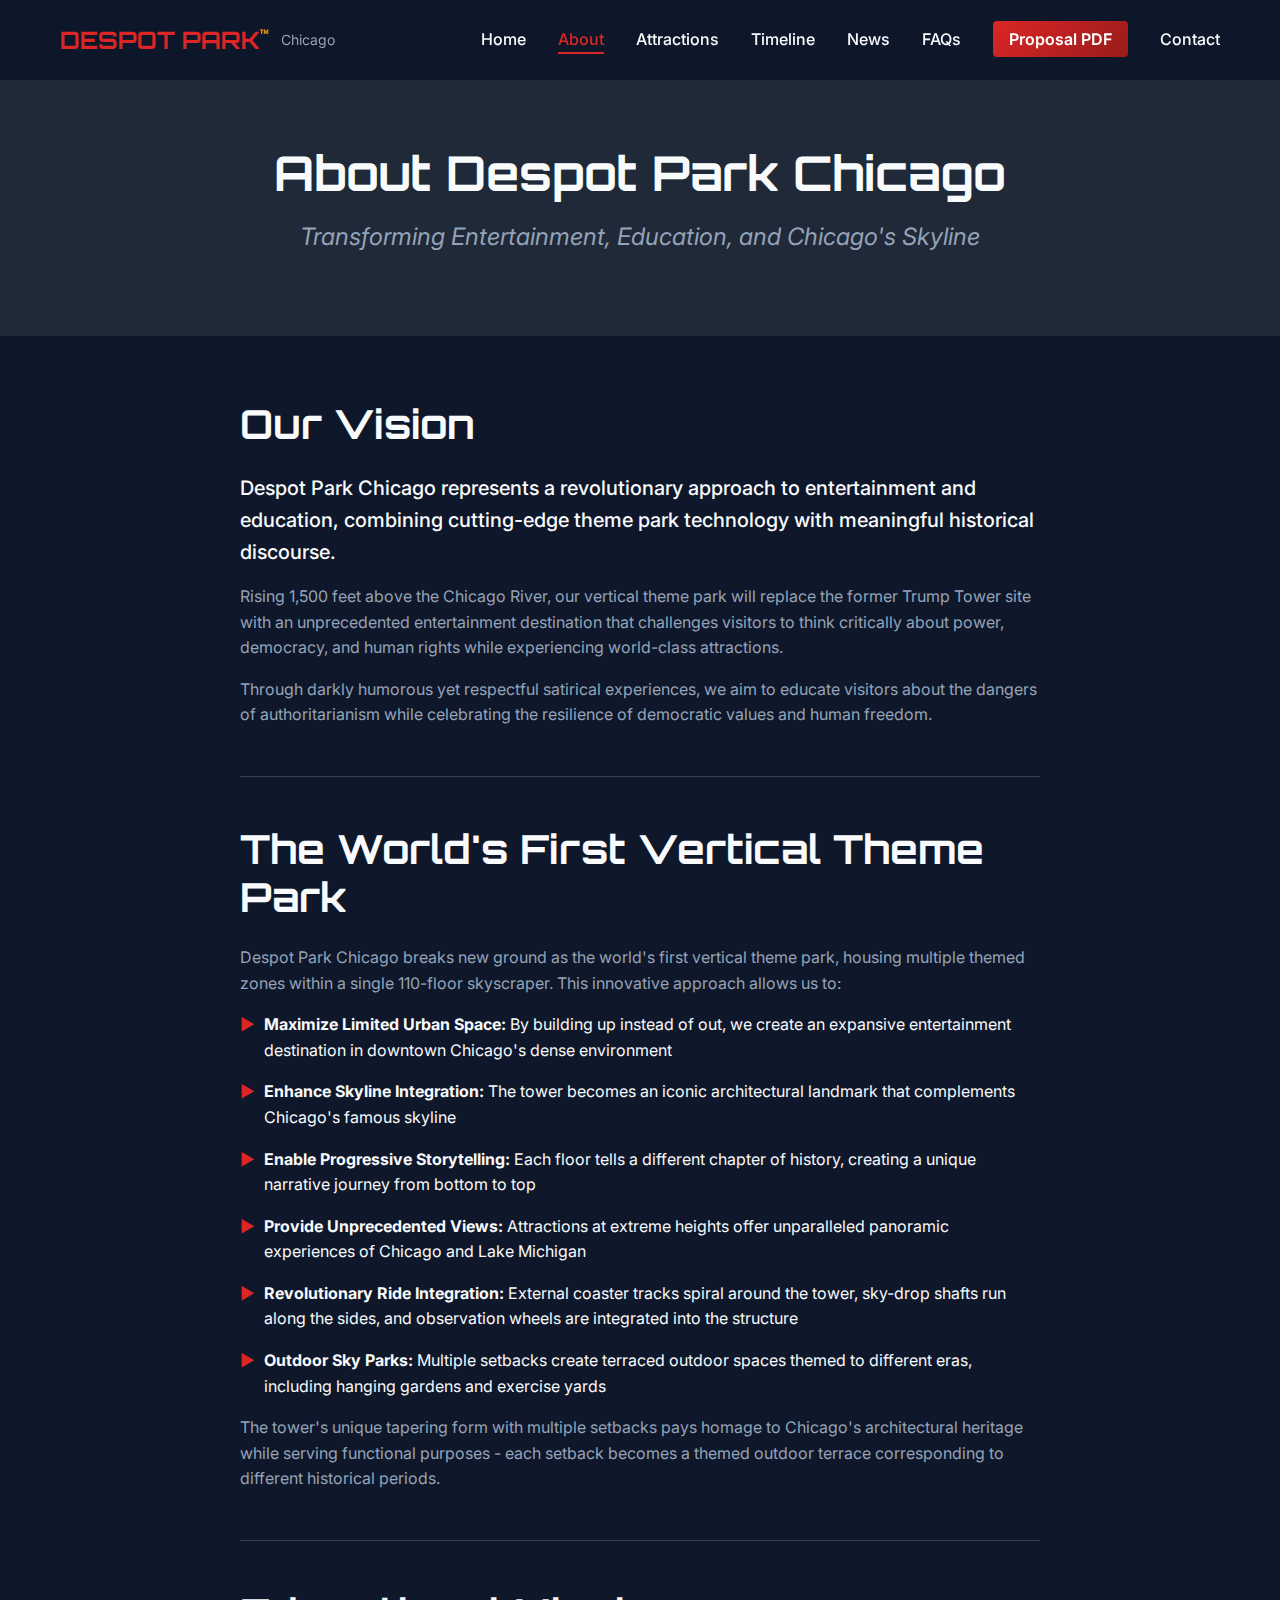
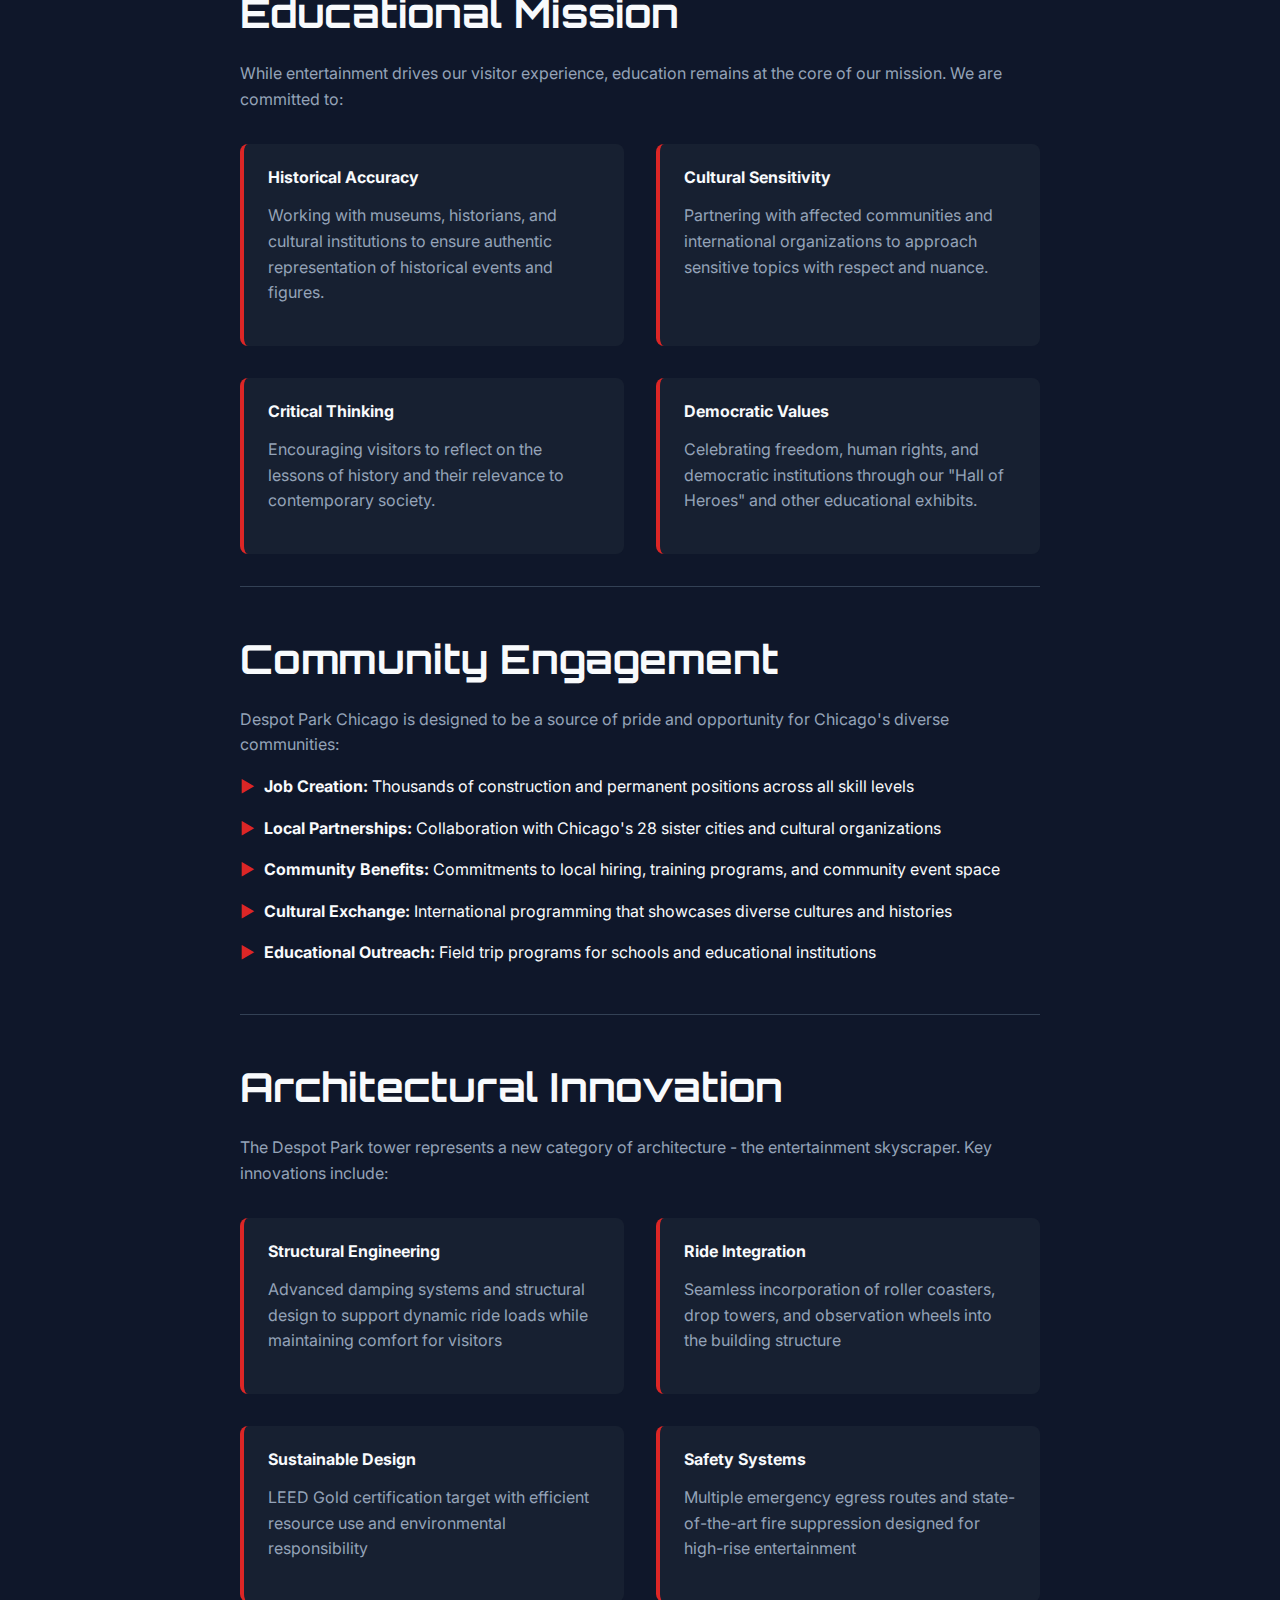
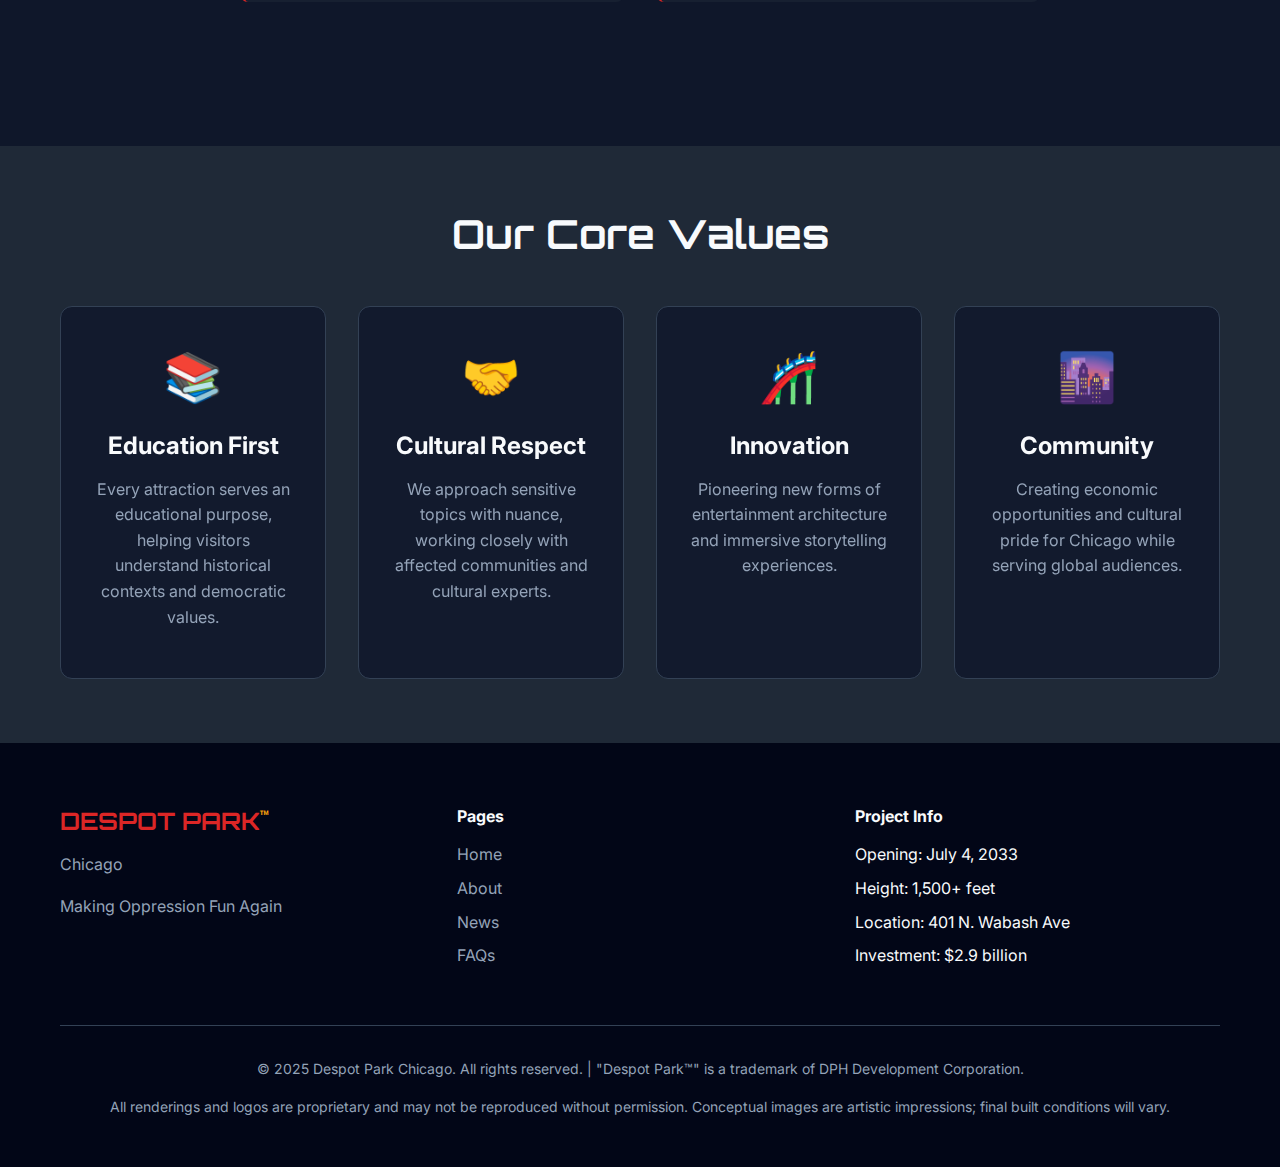
<file: about.html>
<!DOCTYPE html>
<html lang="en">
<head>
    <meta charset="UTF-8">
    <meta name="viewport" content="width=device-width, initial-scale=1.0, viewport-fit=cover">
    
    <!-- Primary Meta Tags -->
    <title>About Despot Park Chicago - World's First Vertical Theme Park</title>
    <meta name="title" content="About Despot Park Chicago - World's First Vertical Theme Park">
    <meta name="description" content="Learn about Despot Park Chicago's mission to transform entertainment and education through satirical historical experiences in a 1,500-foot vertical theme park.">
    <meta name="keywords" content="Despot Park about, vertical theme park design, Chicago architecture, educational entertainment, historical exhibits, theme park innovation, Trump Tower replacement">
    <meta name="author" content="Despot Park Holdings LLC">
    <meta name="robots" content="index, follow">
    
    <!-- Canonical URL -->
    <link rel="canonical" href="https://despotparkchicago.com/about.html">
    
    <!-- Open Graph / Facebook -->
    <meta property="og:type" content="website">
    <meta property="og:url" content="https://despotparkchicago.com/about.html">
    <meta property="og:title" content="About Despot Park Chicago - Revolutionary Vertical Theme Park">
    <meta property="og:description" content="Discover the vision behind the world's first vertical theme park - transforming entertainment, education, and Chicago's skyline with innovative architectural design.">
    <meta property="og:image" content="https://despotparkchicago.com/img/ChatGPT Image Jul 11, 2025, 04_45_15 PM.png">
    <meta property="og:image:alt" content="Despot Park Chicago architectural concept">
    <meta property="og:site_name" content="Despot Park Chicago">
    
    <!-- Twitter -->
    <meta property="twitter:card" content="summary_large_image">
    <meta property="twitter:url" content="https://despotparkchicago.com/about.html">
    <meta property="twitter:title" content="About Despot Park Chicago - Revolutionary Vertical Theme Park">
    <meta property="twitter:description" content="Discover the vision behind the world's first vertical theme park - transforming entertainment, education, and Chicago's skyline.">
    <meta property="twitter:image" content="https://despotparkchicago.com/img/ChatGPT Image Jul 11, 2025, 04_45_15 PM.png">
    <meta name="twitter:creator" content="@DespotParkChi">
    
    <!-- Additional Meta Tags -->
    <meta name="theme-color" content="#dc2626">
    <meta name="apple-mobile-web-app-title" content="Despot Park">
    
    <!-- Favicons -->
    <link rel="icon" type="image/x-icon" href="/favicon.ico">
    <link rel="apple-touch-icon" sizes="180x180" href="/apple-touch-icon.png">
    
    <!-- Preload Critical Resources -->
    <link rel="preload" href="style.css" as="style">
    
    <!-- Stylesheets -->
    <link rel="stylesheet" href="style.css">
    <link rel="preconnect" href="https://fonts.googleapis.com">
    <link rel="preconnect" href="https://fonts.gstatic.com" crossorigin>
    <link href="https://fonts.googleapis.com/css2?family=Orbitron:wght@400;700;900&family=Inter:wght@300;400;500;600;700&display=swap" rel="stylesheet">
    <link href="https://unpkg.com/aos@2.3.1/dist/aos.css" rel="stylesheet">
    
    <!-- Structured Data -->
    <script type="application/ld+json">
    {
        "@context": "https://schema.org",
        "@type": "AboutPage",
        "name": "About Despot Park Chicago",
        "description": "Learn about the world's first vertical theme park featuring educational entertainment about historical authoritarianism.",
        "url": "https://despotparkchicago.com/about.html",
        "mainEntity": {
            "@type": "TouristAttraction",
            "name": "Despot Park Chicago",
            "address": {
                "@type": "PostalAddress",
                "streetAddress": "401 N. Wabash Ave",
                "addressLocality": "Chicago",
                "addressRegion": "IL",
                "addressCountry": "US"
            }
        }
    }
    </script>
    
    <script src="https://unpkg.com/aos@2.3.1/dist/aos.js"></script>
</head>
<body>
    <nav class="navbar">
        <div class="nav-container">
            <div class="nav-logo">
                <a href="index.html">
                    <h2>DESPOT PARK<span class="tm">™</span></h2>
                    <p>Chicago</p>
                </a>
            </div>
            <ul class="nav-menu">
                <li><a href="index.html">Home</a></li>
                <li><a href="about.html" class="active">About</a></li>
                <li><a href="index.html#attractions">Attractions</a></li>
                <li><a href="index.html#timeline">Timeline</a></li>
                <li><a href="press-releases.html">News</a></li>
                <li><a href="faqs.html">FAQs</a></li>
                <li><a href="despot-park-proposal.pdf" target="_blank" class="proposal-link">Proposal PDF</a></li>
                <li><a href="index.html#contact">Contact</a></li>
            </ul>
            <div class="mobile-menu-toggle">
                <div class="hamburger"></div>
                <div class="hamburger"></div>
                <div class="hamburger"></div>
            </div>
        </div>
    </nav>

    <main class="page-content">
        <section class="page-hero">
            <div class="container">
                <h1 data-aos="fade-up">About Despot Park Chicago</h1>
                <p class="hero-subtitle" data-aos="fade-up" data-aos-delay="200">
                    Transforming Entertainment, Education, and Chicago's Skyline
                </p>
            </div>
        </section>

        <section class="content-section">
            <div class="container">
                <div class="content-grid">
                    <div class="content-main">
                        <article data-aos="fade-up">
                            <h2>Our Vision</h2>
                            <p class="lead">
                                Despot Park Chicago represents a revolutionary approach to entertainment and education, combining cutting-edge theme park technology with meaningful historical discourse.
                            </p>
                            <p>
                                Rising 1,500 feet above the Chicago River, our vertical theme park will replace the former Trump Tower site with an unprecedented entertainment destination that challenges visitors to think critically about power, democracy, and human rights while experiencing world-class attractions.
                            </p>
                            <p>
                                Through darkly humorous yet respectful satirical experiences, we aim to educate visitors about the dangers of authoritarianism while celebrating the resilience of democratic values and human freedom.
                            </p>
                        </article>

                        <article data-aos="fade-up" data-aos-delay="200">
                            <h2>The World's First Vertical Theme Park</h2>
                            <p>
                                Despot Park Chicago breaks new ground as the world's first vertical theme park, housing multiple themed zones within a single 110-floor skyscraper. This innovative approach allows us to:
                            </p>
                            <ul class="feature-list">
                                <li><strong>Maximize Limited Urban Space:</strong> By building up instead of out, we create an expansive entertainment destination in downtown Chicago's dense environment</li>
                                <li><strong>Enhance Skyline Integration:</strong> The tower becomes an iconic architectural landmark that complements Chicago's famous skyline</li>
                                <li><strong>Enable Progressive Storytelling:</strong> Each floor tells a different chapter of history, creating a unique narrative journey from bottom to top</li>
                                <li><strong>Provide Unprecedented Views:</strong> Attractions at extreme heights offer unparalleled panoramic experiences of Chicago and Lake Michigan</li>
                                <li><strong>Revolutionary Ride Integration:</strong> External coaster tracks spiral around the tower, sky-drop shafts run along the sides, and observation wheels are integrated into the structure</li>
                                <li><strong>Outdoor Sky Parks:</strong> Multiple setbacks create terraced outdoor spaces themed to different eras, including hanging gardens and exercise yards</li>
                            </ul>
                            <p>
                                The tower's unique tapering form with multiple setbacks pays homage to Chicago's architectural heritage while serving functional purposes - each setback becomes a themed outdoor terrace corresponding to different historical periods.
                            </p>
                        </article>

                        <article data-aos="fade-up" data-aos-delay="400">
                            <h2>Educational Mission</h2>
                            <p>
                                While entertainment drives our visitor experience, education remains at the core of our mission. We are committed to:
                            </p>
                            <div class="mission-grid">
                                <div class="mission-item">
                                    <h4>Historical Accuracy</h4>
                                    <p>Working with museums, historians, and cultural institutions to ensure authentic representation of historical events and figures.</p>
                                </div>
                                <div class="mission-item">
                                    <h4>Cultural Sensitivity</h4>
                                    <p>Partnering with affected communities and international organizations to approach sensitive topics with respect and nuance.</p>
                                </div>
                                <div class="mission-item">
                                    <h4>Critical Thinking</h4>
                                    <p>Encouraging visitors to reflect on the lessons of history and their relevance to contemporary society.</p>
                                </div>
                                <div class="mission-item">
                                    <h4>Democratic Values</h4>
                                    <p>Celebrating freedom, human rights, and democratic institutions through our "Hall of Heroes" and other educational exhibits.</p>
                                </div>
                            </div>
                        </article>

                        <article data-aos="fade-up" data-aos-delay="600">
                            <h2>Community Engagement</h2>
                            <p>
                                Despot Park Chicago is designed to be a source of pride and opportunity for Chicago's diverse communities:
                            </p>
                            <ul class="feature-list">
                                <li><strong>Job Creation:</strong> Thousands of construction and permanent positions across all skill levels</li>
                                <li><strong>Local Partnerships:</strong> Collaboration with Chicago's 28 sister cities and cultural organizations</li>
                                <li><strong>Community Benefits:</strong> Commitments to local hiring, training programs, and community event space</li>
                                <li><strong>Cultural Exchange:</strong> International programming that showcases diverse cultures and histories</li>
                                <li><strong>Educational Outreach:</strong> Field trip programs for schools and educational institutions</li>
                            </ul>
                        </article>

                        <article data-aos="fade-up" data-aos-delay="800">
                            <h2>Architectural Innovation</h2>
                            <p>
                                The Despot Park tower represents a new category of architecture - the entertainment skyscraper. Key innovations include:
                            </p>
                            <div class="innovation-grid">
                                <div class="innovation-item">
                                    <h4>Structural Engineering</h4>
                                    <p>Advanced damping systems and structural design to support dynamic ride loads while maintaining comfort for visitors</p>
                                </div>
                                <div class="innovation-item">
                                    <h4>Ride Integration</h4>
                                    <p>Seamless incorporation of roller coasters, drop towers, and observation wheels into the building structure</p>
                                </div>
                                <div class="innovation-item">
                                    <h4>Sustainable Design</h4>
                                    <p>LEED Gold certification target with efficient resource use and environmental responsibility</p>
                                </div>
                                <div class="innovation-item">
                                    <h4>Safety Systems</h4>
                                    <p>Multiple emergency egress routes and state-of-the-art fire suppression designed for high-rise entertainment</p>
                                </div>
                            </div>
                        </article>
                    </div>
                </div>
            </div>
        </section>

        <section class="values-section">
            <div class="container">
                <h2 data-aos="fade-up">Our Core Values</h2>
                <div class="values-grid">
                    <div class="value-card" data-aos="flip-left">
                        <div class="value-icon">📚</div>
                        <h3>Education First</h3>
                        <p>Every attraction serves an educational purpose, helping visitors understand historical contexts and democratic values.</p>
                    </div>
                    <div class="value-card" data-aos="flip-left" data-aos-delay="200">
                        <div class="value-icon">🤝</div>
                        <h3>Cultural Respect</h3>
                        <p>We approach sensitive topics with nuance, working closely with affected communities and cultural experts.</p>
                    </div>
                    <div class="value-card" data-aos="flip-left" data-aos-delay="400">
                        <div class="value-icon">🎢</div>
                        <h3>Innovation</h3>
                        <p>Pioneering new forms of entertainment architecture and immersive storytelling experiences.</p>
                    </div>
                    <div class="value-card" data-aos="flip-left" data-aos-delay="600">
                        <div class="value-icon">🌆</div>
                        <h3>Community</h3>
                        <p>Creating economic opportunities and cultural pride for Chicago while serving global audiences.</p>
                    </div>
                </div>
            </div>
        </section>
    </main>

    <footer class="footer">
        <div class="container">
            <div class="footer-content">
                <div class="footer-section">
                    <h3>DESPOT PARK<span class="tm">™</span></h3>
                    <p>Chicago</p>
                    <p>Making Oppression Fun Again</p>
                </div>
                <div class="footer-section">
                    <h4>Pages</h4>
                    <ul>
                        <li><a href="index.html">Home</a></li>
                        <li><a href="about.html">About</a></li>
                        <li><a href="press-releases.html">News</a></li>
                        <li><a href="faqs.html">FAQs</a></li>
                    </ul>
                </div>
                <div class="footer-section">
                    <h4>Project Info</h4>
                    <ul>
                        <li>Opening: July 4, 2033</li>
                        <li>Height: 1,500+ feet</li>
                        <li>Location: 401 N. Wabash Ave</li>
                        <li>Investment: $2.9 billion</li>
                    </ul>
                </div>
            </div>
            <div class="footer-bottom">
                <p>&copy; 2025 Despot Park Chicago. All rights reserved. | "Despot Park™" is a trademark of DPH Development Corporation.</p>
                <p>All renderings and logos are proprietary and may not be reproduced without permission. Conceptual images are artistic impressions; final built conditions will vary.</p>
            </div>
        </div>
    </footer>

    <script src="script.js"></script>
    <script>
        // Ensure content is visible even if AOS fails to load
        document.addEventListener('DOMContentLoaded', function() {
            // Check if AOS loaded after 2 seconds
            setTimeout(function() {
                if (typeof AOS === 'undefined') {
                    // AOS didn't load, make all content visible
                    document.querySelectorAll('[data-aos]').forEach(function(element) {
                        element.style.opacity = '1';
                        element.style.transform = 'none';
                    });
                }
            }, 2000);
        });
    </script>
</body>
</html>
</file>
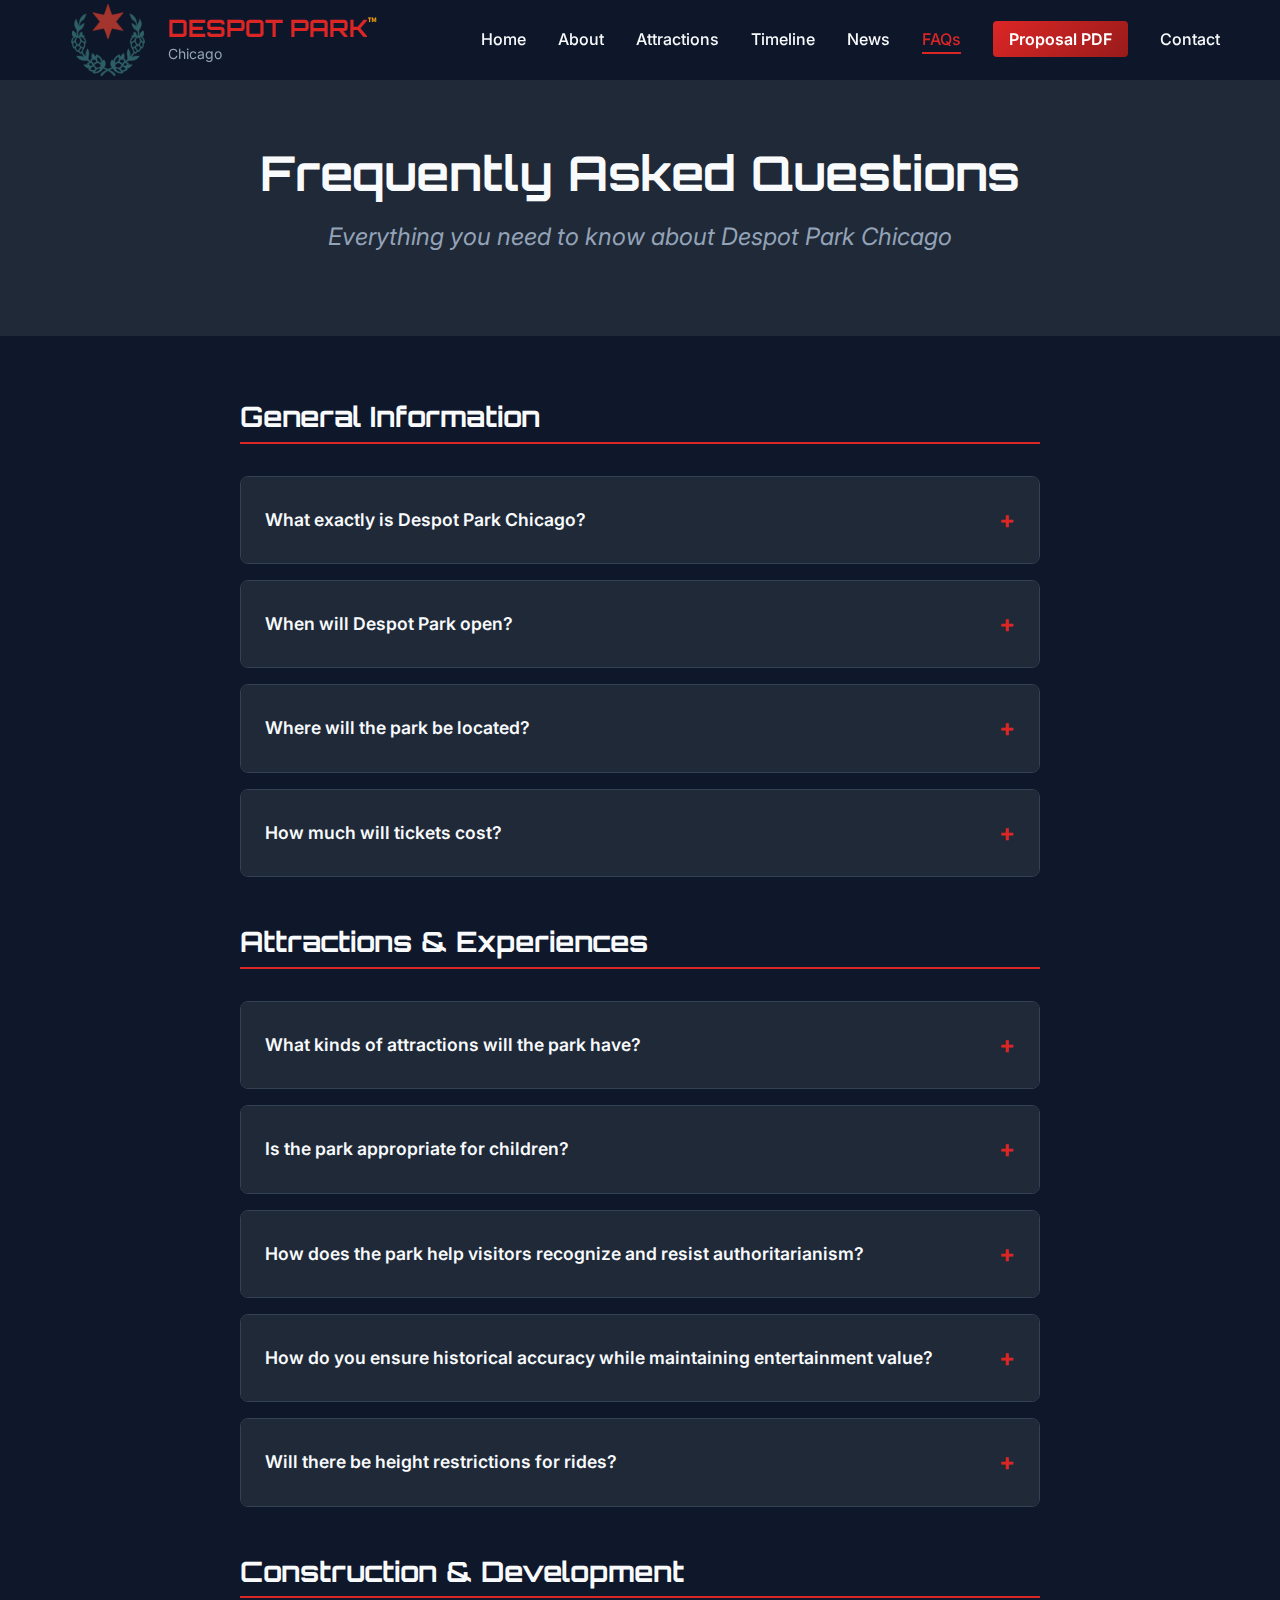
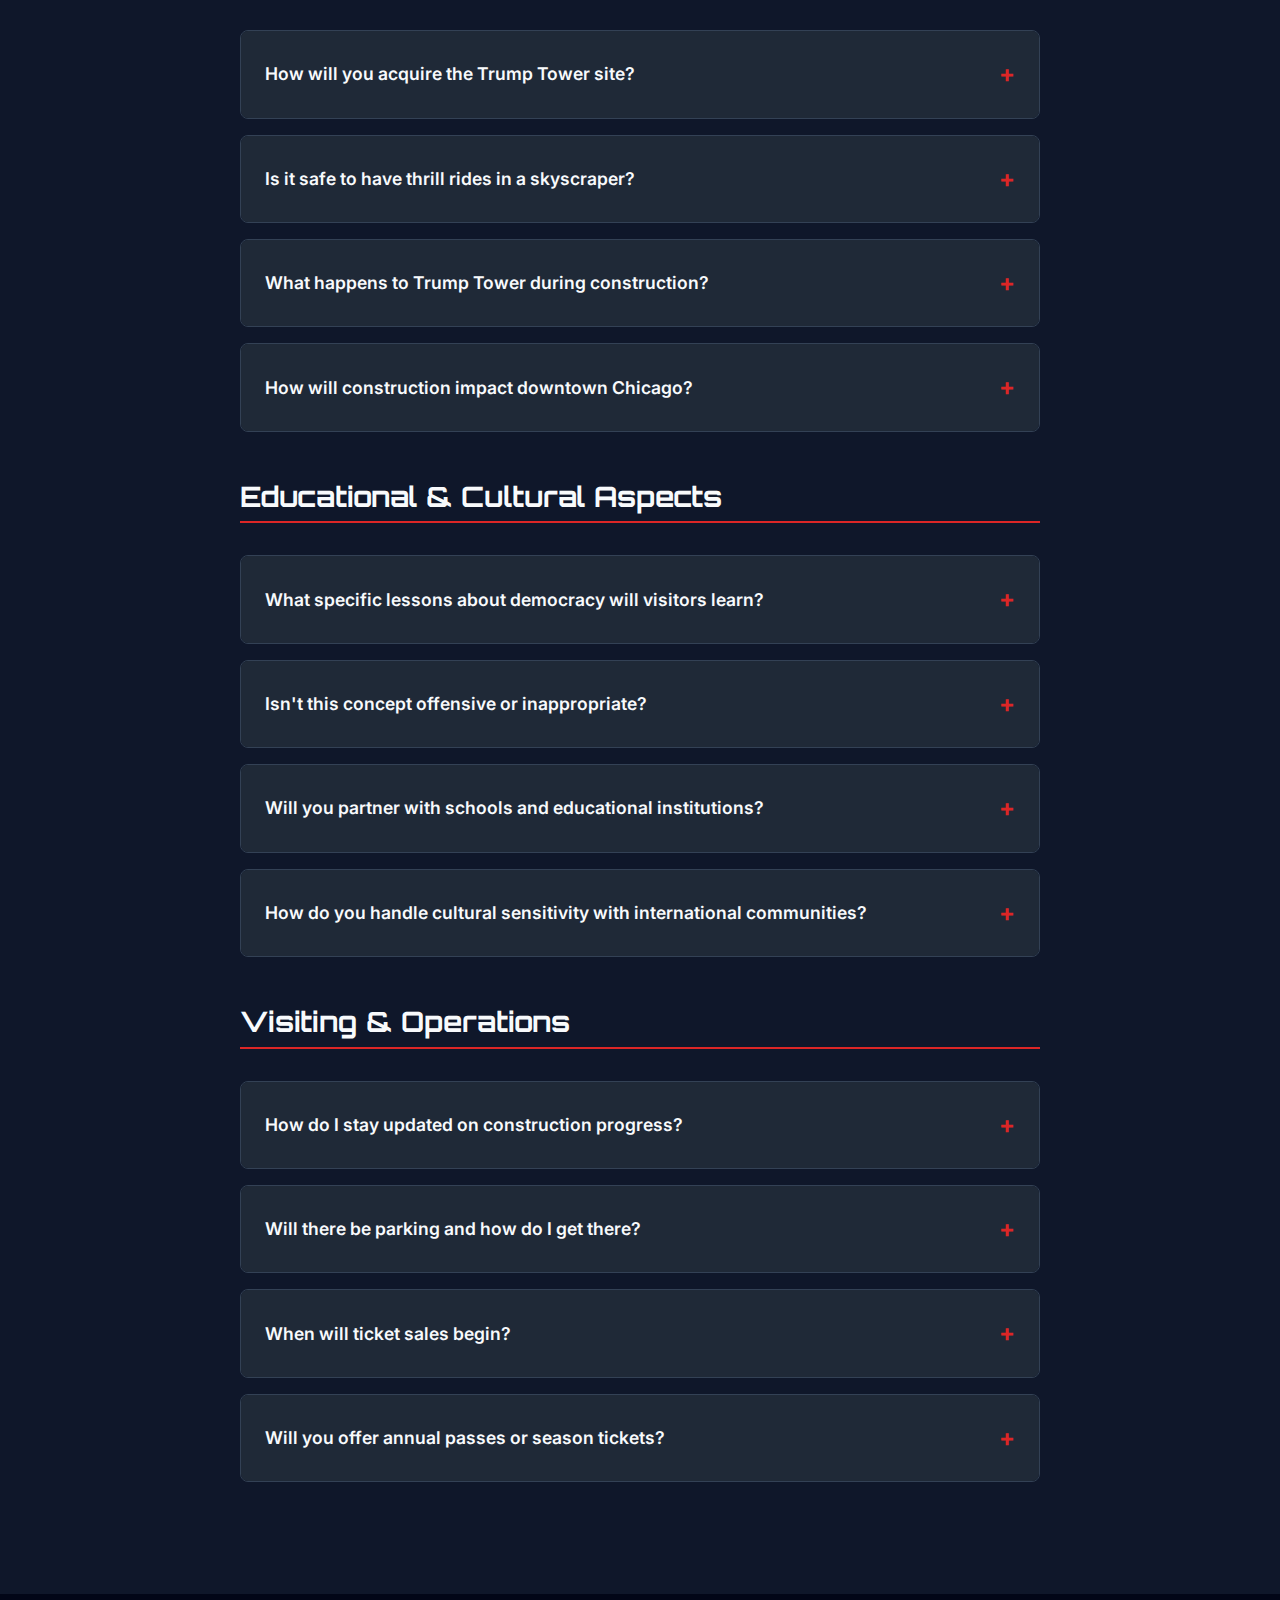
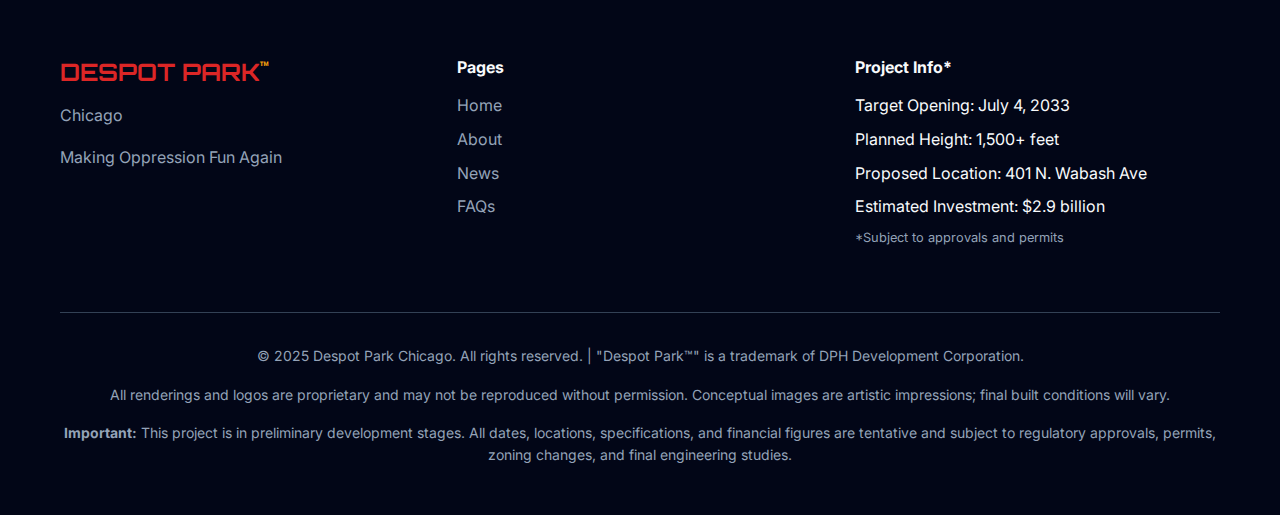
<file: faqs.html>
<!DOCTYPE html>
<html lang="en">
<head>
    <meta charset="UTF-8">
    <meta name="viewport" content="width=device-width, initial-scale=1.0, viewport-fit=cover">
    
    <!-- Primary Meta Tags -->
    <title>FAQs - Despot Park Chicago | Frequently Asked Questions</title>
    <meta name="title" content="FAQs - Despot Park Chicago | Frequently Asked Questions">
    <meta name="description" content="Find answers to frequently asked questions about Despot Park Chicago, the world's first vertical theme park opening July 4, 2033.">
    <meta name="keywords" content="Despot Park FAQ, theme park questions, vertical park safety, ticket prices, opening date, Chicago attractions, Trump Tower replacement, family friendly">
    <meta name="author" content="Despot Park Holdings LLC">
    <meta name="robots" content="index, follow">
    
    <!-- Canonical URL -->
    <link rel="canonical" href="https://despotparkchicago.com/faqs.html">
    
    <!-- Open Graph / Facebook -->
    <meta property="og:type" content="website">
    <meta property="og:url" content="https://despotparkchicago.com/faqs.html">
    <meta property="og:title" content="Despot Park Chicago - Frequently Asked Questions">
    <meta property="og:description" content="Get answers to common questions about visiting the world's first vertical theme park - from tickets and safety to attractions and accessibility.">
    <meta property="og:image" content="https://despotparkchicago.com/img/hotel-doppression.png">
    <meta property="og:image:alt" content="Despot Park Chicago - Hotel Doppression and visitor accommodations">
    <meta property="og:site_name" content="Despot Park Chicago">
    
    <!-- Twitter -->
    <meta property="twitter:card" content="summary_large_image">
    <meta property="twitter:url" content="https://despotparkchicago.com/faqs.html">
    <meta property="twitter:title" content="Despot Park Chicago - Frequently Asked Questions">
    <meta property="twitter:description" content="Everything you need to know about visiting Chicago's revolutionary vertical theme park.">
    <meta property="twitter:image" content="https://despotparkchicago.com/img/hotel-doppression.png">
    <meta name="twitter:creator" content="@DespotParkChi">
    
    <!-- Additional Meta Tags -->
    <meta name="theme-color" content="#dc2626">
    <meta name="apple-mobile-web-app-title" content="Despot Park">
    
    <!-- Favicons -->
    <link rel="icon" type="image/png" href="img/favicon.png">
    <link rel="icon" type="image/png" sizes="16x16" href="img/favicon.png">
    <link rel="icon" type="image/png" sizes="32x32" href="img/favicon.png">
    <link rel="icon" type="image/png" sizes="96x96" href="img/favicon.png">
    <link rel="apple-touch-icon" sizes="180x180" href="img/favicon.png">
    
    <!-- Preload Critical Resources -->
    <link rel="preload" href="style.css" as="style">
    
    <!-- Stylesheets -->
    <link rel="stylesheet" href="style.css">
    <link rel="preconnect" href="https://fonts.googleapis.com">
    <link rel="preconnect" href="https://fonts.gstatic.com" crossorigin>
    <link href="https://fonts.googleapis.com/css2?family=Orbitron:wght@400;700;900&family=Inter:wght@300;400;500;600;700&display=swap" rel="stylesheet">
    <link href="https://unpkg.com/aos@2.3.1/dist/aos.css" rel="stylesheet">
    
    <!-- Structured Data -->
    <script type="application/ld+json">
    {
        "@context": "https://schema.org",
        "@type": "FAQPage",
        "name": "Despot Park Chicago Frequently Asked Questions",
        "description": "Common questions and answers about visiting the world's first vertical theme park.",
        "url": "https://despotparkchicago.com/faqs.html",
        "mainEntity": [
            {
                "@type": "Question",
                "name": "What exactly is Despot Park Chicago?",
                "acceptedAnswer": {
                    "@type": "Answer",
                    "text": "Despot Park Chicago is the world's first vertical theme park - a 1,500-foot skyscraper housing themed attractions that explore the history of authoritarianism through satirical, educational experiences."
                }
            },
            {
                "@type": "Question",
                "name": "When will Despot Park open?",
                "acceptedAnswer": {
                    "@type": "Answer",
                    "text": "Despot Park is scheduled to open on July 4, 2033 - Independence Day. This date was chosen to symbolize the celebration of freedom and democracy."
                }
            },
            {
                "@type": "Question",
                "name": "Where will the park be located?",
                "acceptedAnswer": {
                    "@type": "Answer",
                    "text": "The park will be located at 401 N. Wabash Avenue in downtown Chicago, replacing the current Trump International Hotel & Tower."
                }
            }
        ]
    }
    </script>
    
    <script src="https://unpkg.com/aos@2.3.1/dist/aos.js"></script>
</head>
<body>
    <nav class="navbar">
        <div class="nav-container">
            <div class="nav-logo">
                <a href="index.html">
                    <img src="img/favicon.png" alt="Despot Park Logo" class="nav-logo-icon">
                    <div class="nav-logo-text">
                        <h2>DESPOT PARK<span class="tm">™</span></h2>
                        <p>Chicago</p>
                    </div>
                </a>
            </div>
            <ul class="nav-menu">
                <li><a href="index.html">Home</a></li>
                <li><a href="about.html">About</a></li>
                <li><a href="index.html#attractions">Attractions</a></li>
                <li><a href="index.html#timeline">Timeline</a></li>
                <li><a href="press-releases.html">News</a></li>
                <li><a href="faqs.html" class="active">FAQs</a></li>
                <li><a href="despot-park-proposal.pdf" target="_blank" class="proposal-link">Proposal PDF</a></li>
                <li><a href="index.html#contact">Contact</a></li>
            </ul>
            <div class="mobile-menu-toggle">
                <div class="hamburger"></div>
                <div class="hamburger"></div>
                <div class="hamburger"></div>
            </div>
        </div>
    </nav>

    <main class="page-content">
        <section class="page-hero">
            <div class="container">
                <h1 data-aos="fade-up">Frequently Asked Questions</h1>
                <p class="hero-subtitle" data-aos="fade-up" data-aos-delay="200">
                    Everything you need to know about Despot Park Chicago
                </p>
            </div>
        </section>

        <section class="content-section">
            <div class="container">
                <div class="content-grid">
                    <div class="content-main">
                        <div class="faq-category" data-aos="fade-up">
                            <h2>General Information</h2>
                            
                            <div class="faq-item">
                                <div class="faq-question">
                                    <span>What exactly is Despot Park Chicago?</span>
                                    <span class="faq-toggle">+</span>
                                </div>
                                <div class="faq-answer">
                                    <p>Despot Park Chicago is the world's first vertical theme park - a 1,500-foot skyscraper housing themed attractions that explore the history of authoritarianism through satirical, educational experiences. The park combines cutting-edge thrill rides with meaningful historical education, using dark humor to teach visitors about the dangers of dictatorship while celebrating democratic values.</p>
                                </div>
                            </div>

                            <div class="faq-item">
                                <div class="faq-question">
                                    <span>When will Despot Park open?</span>
                                    <span class="faq-toggle">+</span>
                                </div>
                                <div class="faq-answer">
                                    <p>Despot Park is currently planned to open on July 4, 2033 - Independence Day*, pending all regulatory approvals and construction milestones. This date was chosen to symbolize the celebration of freedom and democracy. The opening will launch a year-long "Dictators' World Fair 2033" celebration, marking 100 years since Chicago's 1933 World's Fair.</p>
                                </div>
                            </div>

                            <div class="faq-item">
                                <div class="faq-question">
                                    <span>Where will the park be located?</span>
                                    <span class="faq-toggle">+</span>
                                </div>
                                <div class="faq-answer">
                                    <p>The park is proposed to be located at 401 N. Wabash Avenue in downtown Chicago*, replacing the current Trump International Hotel & Tower, subject to final site acquisition and regulatory approvals. This prime riverfront location provides excellent access to public transportation, the Magnificent Mile, and other Chicago attractions.</p>
                                </div>
                            </div>

                            <div class="faq-item">
                                <div class="faq-question">
                                    <span>How much will tickets cost?</span>
                                    <span class="faq-toggle">+</span>
                                </div>
                                <div class="faq-answer">
                                    <p>While final pricing hasn't been announced, we expect tickets to be competitively priced with other major theme parks. Preliminary projections suggest base prices around $75 for adults and $55 for children*, with dynamic pricing for peak periods. Annual passes and special packages will also be available. All pricing is subject to final business planning and market conditions.</p>
                                </div>
                            </div>
                        </div>

                        <div class="faq-category" data-aos="fade-up" data-aos-delay="200">
                            <h2>Attractions & Experiences</h2>
                            
                            <div class="faq-item">
                                <div class="faq-question">
                                    <span>What kinds of attractions will the park have?</span>
                                    <span class="faq-toggle">+</span>
                                </div>
                                <div class="faq-answer">
                                    <p>The park will feature a mix of thrill rides, dark rides, educational exhibits, escape rooms, simulators, and observation decks. Each floor represents a different historical period or dictator, with attractions like "Führer's Fury" (a dark ride), "The Gulag Escape" (escape room), "Missile Launch Coaster" (roller coaster), and the "Hall of Heroes" (educational observation deck celebrating democracy).</p>
                                </div>
                            </div>

                            <div class="faq-item">
                                <div class="faq-question">
                                    <span>Is the park appropriate for children?</span>
                                    <span class="faq-toggle">+</span>
                                </div>
                                <div class="faq-answer">
                                    <p>Yes, but with careful consideration. While we tackle serious historical topics, the park is designed to be educational rather than traumatizing. We offer family-friendly attractions like "The Gulag Escape" and have strict content guidelines. Parents can review attraction descriptions and age recommendations to make informed decisions. Educational materials help children understand historical contexts appropriately.</p>
                                </div>
                            </div>

                            <div class="faq-item">
                                <div class="faq-question">
                                    <span>How does the park help visitors recognize and resist authoritarianism?</span>
                                    <span class="faq-toggle">+</span>
                                </div>
                                <div class="faq-answer">
                                    <p>Every exhibit reveals the predictable patterns tyrants use to seize power: exploiting economic anxiety, scapegoating minorities, controlling information, and gradually dismantling democratic institutions. By understanding these timeless tactics, visitors learn to recognize warning signs in their own time. Interactive experiences teach practical resistance skills—from media literacy to community organizing—that strengthen democratic resilience.</p>
                                </div>
                            </div>

                            <div class="faq-item">
                                <div class="faq-question">
                                    <span>How do you ensure historical accuracy while maintaining entertainment value?</span>
                                    <span class="faq-toggle">+</span>
                                </div>
                                <div class="faq-answer">
                                    <p>We work closely with historians, museums, and cultural institutions to ensure factual accuracy. Each attraction includes educational components that provide historical context. Our satirical approach focuses on mocking the dictators and their systems, not the victims or affected communities. Advisory panels help us maintain sensitivity while delivering meaningful education.</p>
                                </div>
                            </div>

                            <div class="faq-item">
                                <div class="faq-question">
                                    <span>Will there be height restrictions for rides?</span>
                                    <span class="faq-toggle">+</span>
                                </div>
                                <div class="faq-answer">
                                    <p>Yes, extreme thrill rides will have standard height restrictions for safety (typically 48-54 inches). However, the park offers attractions for all ages, including family-friendly experiences, educational exhibits, observation decks, and dining options that don't require height minimums.</p>
                                </div>
                            </div>
                        </div>

                        <div class="faq-category" data-aos="fade-up" data-aos-delay="400">
                            <h2>Construction & Development</h2>
                            
                            <div class="faq-item">
                                <div class="faq-question">
                                    <span>How will you acquire the Trump Tower site?</span>
                                    <span class="faq-toggle">+</span>
                                </div>
                                <div class="faq-answer">
                                    <p>The City of Chicago will use eminent domain proceedings for public benefit, citing economic development, job creation, and tourism as public purposes. This is legally supported by Supreme Court precedent. Fair compensation will be provided to current owners, including condo residents and commercial interests.</p>
                                </div>
                            </div>

                            <div class="faq-item">
                                <div class="faq-question">
                                    <span>Is it safe to have thrill rides in a skyscraper?</span>
                                    <span class="faq-toggle">+</span>
                                </div>
                                <div class="faq-answer">
                                    <p>Absolutely. The tower will be engineered specifically to handle dynamic ride loads, with advanced damping systems and structural design similar to successful projects like the Stratosphere in Las Vegas. We're working with top engineering firms and ride manufacturers to ensure all safety standards are exceeded.</p>
                                </div>
                            </div>

                            <div class="faq-item">
                                <div class="faq-question">
                                    <span>What happens to Trump Tower during construction?</span>
                                    <span class="faq-toggle">+</span>
                                </div>
                                <div class="faq-answer">
                                    <p>The existing Trump Tower will be carefully deconstructed starting in 2027. Residents and businesses will be relocated with assistance packages. The demolition will be turned into a public celebration called the "Tyrant Teardown." Existing foundation elements may be reused where structurally appropriate.</p>
                                </div>
                            </div>

                            <div class="faq-item">
                                <div class="faq-question">
                                    <span>How will construction impact downtown Chicago?</span>
                                    <span class="faq-toggle">+</span>
                                </div>
                                <div class="faq-answer">
                                    <p>We're committed to minimizing disruption through careful planning and staging. Construction will create thousands of jobs, provide economic benefits, and ultimately deliver a major new tourist destination. Traffic management plans and community liaisons will help address concerns during the construction phase.</p>
                                </div>
                            </div>
                        </div>

                        <div class="faq-category" data-aos="fade-up" data-aos-delay="600">
                            <h2>Educational & Cultural Aspects</h2>

                            <div class="faq-item">
                                <div class="faq-question">
                                    <span>What specific lessons about democracy will visitors learn?</span>
                                    <span class="faq-toggle">+</span>
                                </div>
                                <div class="faq-answer">
                                    <p>Visitors learn that democracy requires active participation, not passive consumption. Our exhibits demonstrate how authoritarian movements exploit polarization, weaken institutions gradually, and turn citizens against each other. But we also showcase proven democratic defenses: independent media, civic engagement, coalition-building across differences, and the power of nonviolent resistance. Every visitor leaves with concrete tools for strengthening democracy in their own community.</p>
                                </div>
                            </div>
                            
                            <div class="faq-item">
                                <div class="faq-question">
                                    <span>Isn't this concept offensive or inappropriate?</span>
                                    <span class="faq-toggle">+</span>
                                </div>
                                <div class="faq-answer">
                                    <p>We understand concerns about the subject matter. Our approach is carefully designed to educate about the dangers of authoritarianism while respecting victims and affected communities. We use satirical humor to criticize dictators and their systems, not to trivialize suffering. Community advisory panels and cultural partners help ensure appropriate treatment of sensitive topics.</p>
                                </div>
                            </div>

                            <div class="faq-item">
                                <div class="faq-question">
                                    <span>Will you partner with schools and educational institutions?</span>
                                    <span class="faq-toggle">+</span>
                                </div>
                                <div class="faq-answer">
                                    <p>Yes! We're developing comprehensive educational programs including field trip packages, curriculum tie-ins, and teacher resources. The park will serve as a unique learning laboratory for history, civics, and social studies classes. Special educational rates and programs will be available for school groups.</p>
                                </div>
                            </div>

                            <div class="faq-item">
                                <div class="faq-question">
                                    <span>How do you handle cultural sensitivity with international communities?</span>
                                    <span class="faq-toggle">+</span>
                                </div>
                                <div class="faq-answer">
                                    <p>We're working with Chicago's 28 sister cities and international cultural organizations to ensure respectful representation. Advisory committees include representatives from affected communities. Our goal is authentic cultural exchange that honors historical experience while promoting understanding and democracy.</p>
                                </div>
                            </div>
                        </div>

                        <div class="faq-category" data-aos="fade-up" data-aos-delay="800">
                            <h2>Visiting & Operations</h2>
                            
                            <div class="faq-item">
                                <div class="faq-question">
                                    <span>How do I stay updated on construction progress?</span>
                                    <span class="faq-toggle">+</span>
                                </div>
                                <div class="faq-answer">
                                    <p>Sign up for our newsletter through the contact form and check our press releases for major milestones. We'll also provide regular photo and video updates of construction progress as the tower rises.</p>
                                </div>
                            </div>

                            <div class="faq-item">
                                <div class="faq-question">
                                    <span>Will there be parking and how do I get there?</span>
                                    <span class="faq-toggle">+</span>
                                </div>
                                <div class="faq-answer">
                                    <p>The downtown location offers excellent public transportation access via multiple 'L' lines and bus routes. Limited parking will be available on-site, but we encourage using public transit. Special CTA packages and shuttles from other attractions may be available.</p>
                                </div>
                            </div>

                            <div class="faq-item">
                                <div class="faq-question">
                                    <span>When will ticket sales begin?</span>
                                    <span class="faq-toggle">+</span>
                                </div>
                                <div class="faq-answer">
                                    <p>General ticket sales for dates after the opening week will begin on March 1, 2033 at 10 AM CST. Special preview events and VIP packages may be available earlier. Given expected demand, we recommend signing up for our newsletter to receive advance notice and early access opportunities.</p>
                                </div>
                            </div>

                            <div class="faq-item">
                                <div class="faq-question">
                                    <span>Will you offer annual passes or season tickets?</span>
                                    <span class="faq-toggle">+</span>
                                </div>
                                <div class="faq-answer">
                                    <p>Yes, we plan to offer various pass types including annual passes, seasonal memberships, and Chicago resident discounts. Details about pricing and benefits will be announced closer to the opening date. Newsletter subscribers will receive early access to pass sales.</p>
                                </div>
                            </div>
                        </div>
                    </div>
                </div>
            </div>
        </section>
    </main>

    <footer class="footer">
        <div class="container">
            <div class="footer-content">
                <div class="footer-section">
                    <h3>DESPOT PARK<span class="tm">™</span></h3>
                    <p>Chicago</p>
                    <p>Making Oppression Fun Again</p>
                </div>
                <div class="footer-section">
                    <h4>Pages</h4>
                    <ul>
                        <li><a href="index.html">Home</a></li>
                        <li><a href="about.html">About</a></li>
                        <li><a href="press-releases.html">News</a></li>
                        <li><a href="faqs.html">FAQs</a></li>
                    </ul>
                </div>
                <div class="footer-section">
                    <h4>Project Info*</h4>
                    <ul>
                        <li>Target Opening: July 4, 2033</li>
                        <li>Planned Height: 1,500+ feet</li>
                        <li>Proposed Location: 401 N. Wabash Ave</li>
                        <li>Estimated Investment: $2.9 billion</li>
                    </ul>
                    <p style="font-size: 0.8rem; color: var(--text-muted); margin-top: 0.5rem;">*Subject to approvals and permits</p>
                </div>
            </div>
            <div class="footer-bottom">
                <p>&copy; 2025 Despot Park Chicago. All rights reserved. | "Despot Park™" is a trademark of DPH Development Corporation.</p>
                <p>All renderings and logos are proprietary and may not be reproduced without permission. Conceptual images are artistic impressions; final built conditions will vary.</p>
                <p><strong>Important:</strong> This project is in preliminary development stages. All dates, locations, specifications, and financial figures are tentative and subject to regulatory approvals, permits, zoning changes, and final engineering studies.</p>
            </div>
        </div>
    </footer>

    <script src="script.js"></script>
    <script>
        // FAQ Toggle Functionality
        document.addEventListener('DOMContentLoaded', function() {
            const faqItems = document.querySelectorAll('.faq-item');
            
            faqItems.forEach(item => {
                const question = item.querySelector('.faq-question');
                const answer = item.querySelector('.faq-answer');
                const toggle = item.querySelector('.faq-toggle');
                
                question.addEventListener('click', () => {
                    const isActive = answer.classList.contains('active');
                    
                    // Close all other FAQ items
                    faqItems.forEach(otherItem => {
                        otherItem.querySelector('.faq-answer').classList.remove('active');
                        otherItem.querySelector('.faq-toggle').classList.remove('active');
                        otherItem.querySelector('.faq-toggle').textContent = '+';
                    });
                    
                    // Toggle current item
                    if (!isActive) {
                        answer.classList.add('active');
                        toggle.classList.add('active');
                        toggle.textContent = '×';
                    }
                });
            });
            
            // Ensure content is visible even if AOS fails to load
            setTimeout(function() {
                if (typeof AOS === 'undefined') {
                    document.querySelectorAll('[data-aos]').forEach(function(element) {
                        element.style.opacity = '1';
                        element.style.transform = 'none';
                    });
                }
            }, 2000);
        });
    </script>
</body>
</html>
</file>
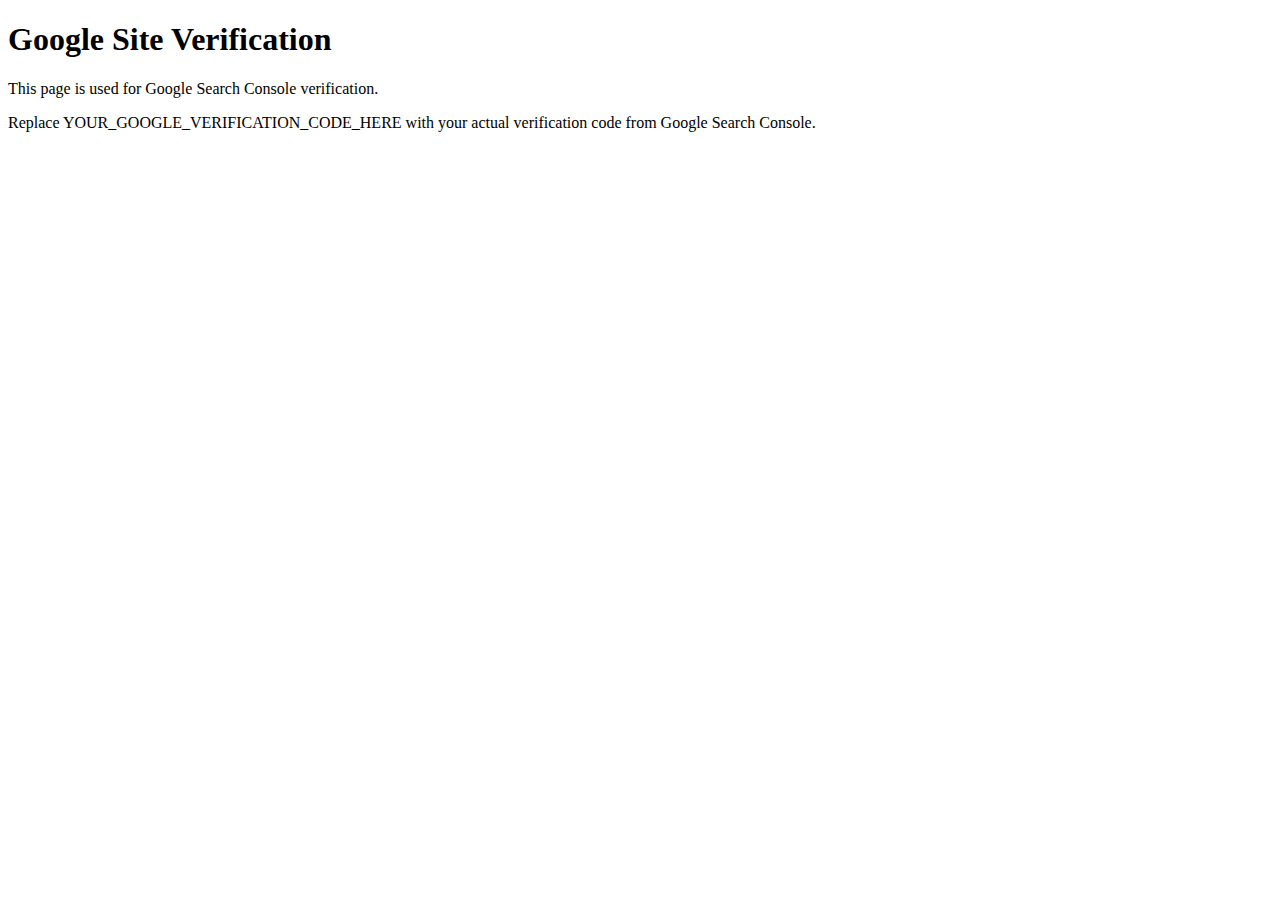
<file: google-site-verification.html>
<!DOCTYPE html>
<html lang="en">
<head>
    <meta charset="UTF-8">
    <meta name="viewport" content="width=device-width, initial-scale=1.0">
    <title>Google Site Verification - Despot Park Chicago</title>
    <meta name="robots" content="noindex, nofollow">
    <!-- Replace the content attribute with your actual Google verification code -->
    <meta name="google-site-verification" content="YOUR_GOOGLE_VERIFICATION_CODE_HERE" />
</head>
<body>
    <h1>Google Site Verification</h1>
    <p>This page is used for Google Search Console verification.</p>
    <p>Replace YOUR_GOOGLE_VERIFICATION_CODE_HERE with your actual verification code from Google Search Console.</p>
</body>
</html>
</file>
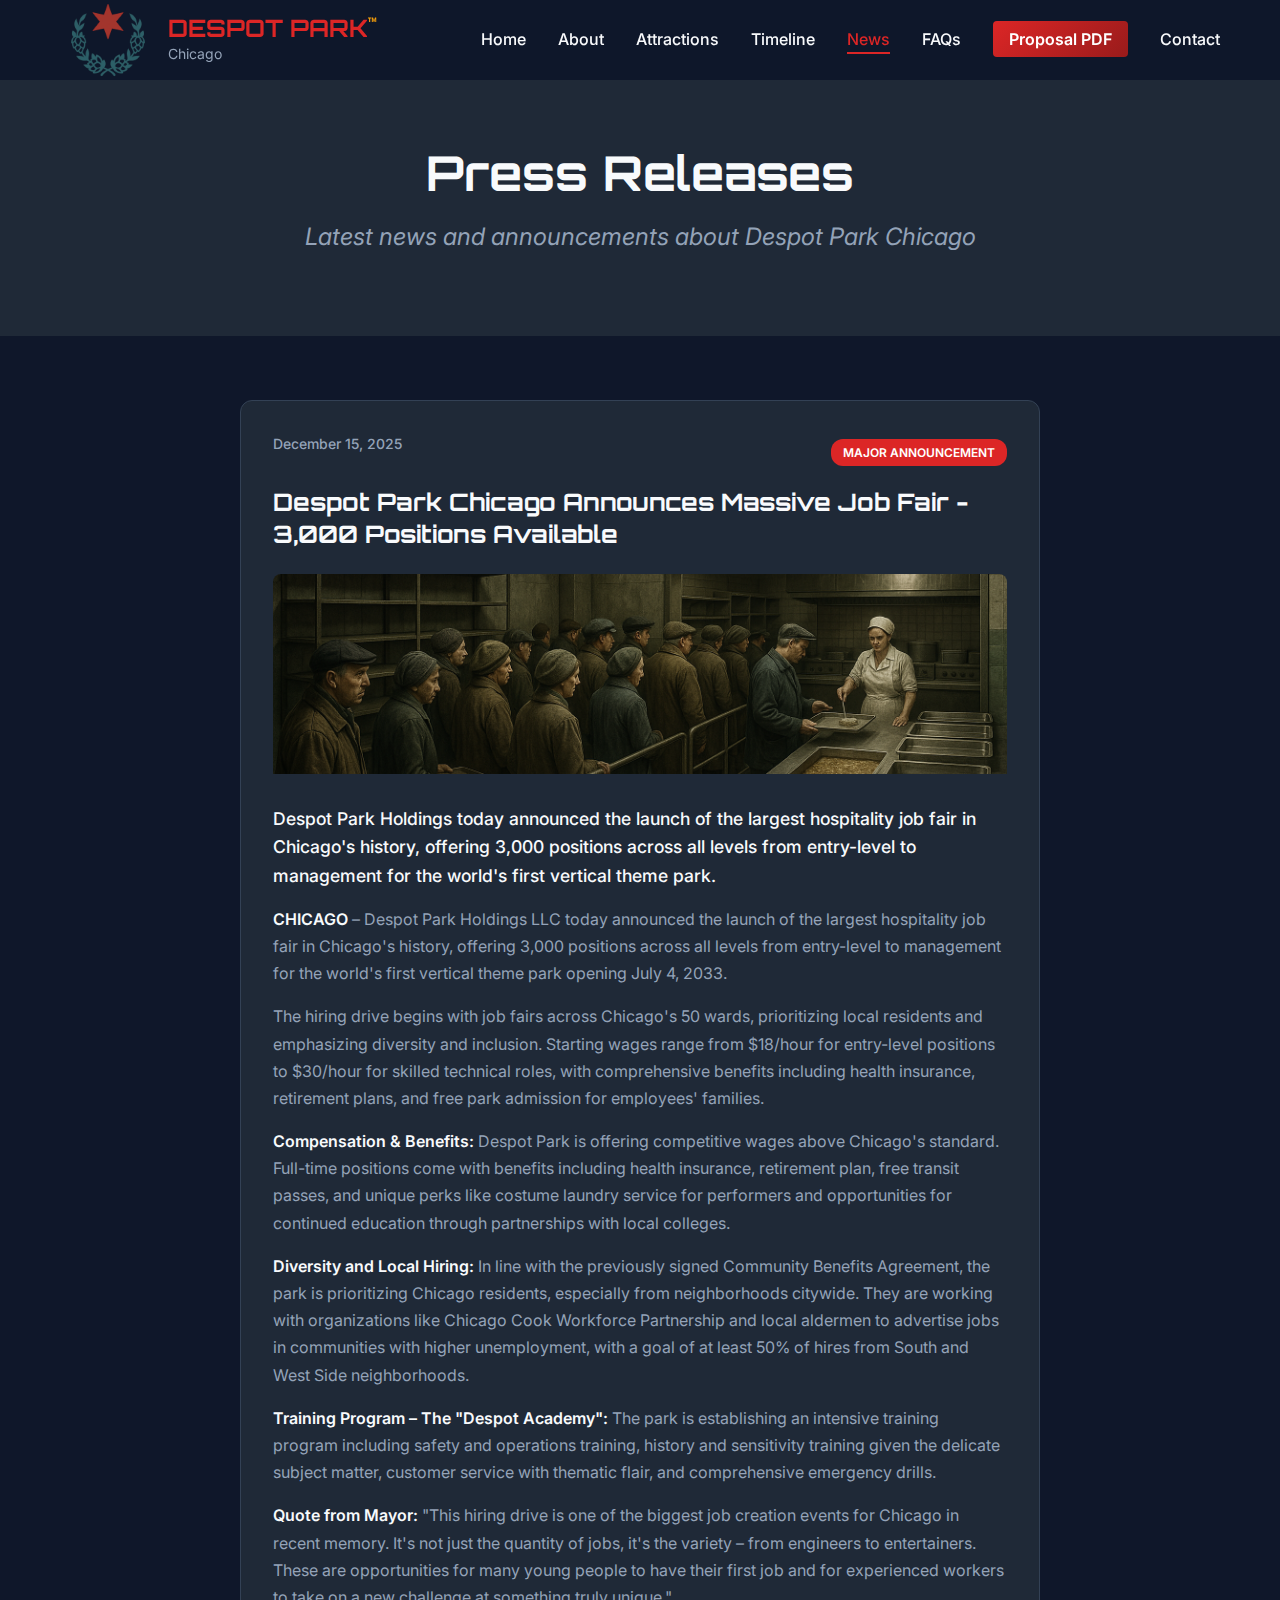
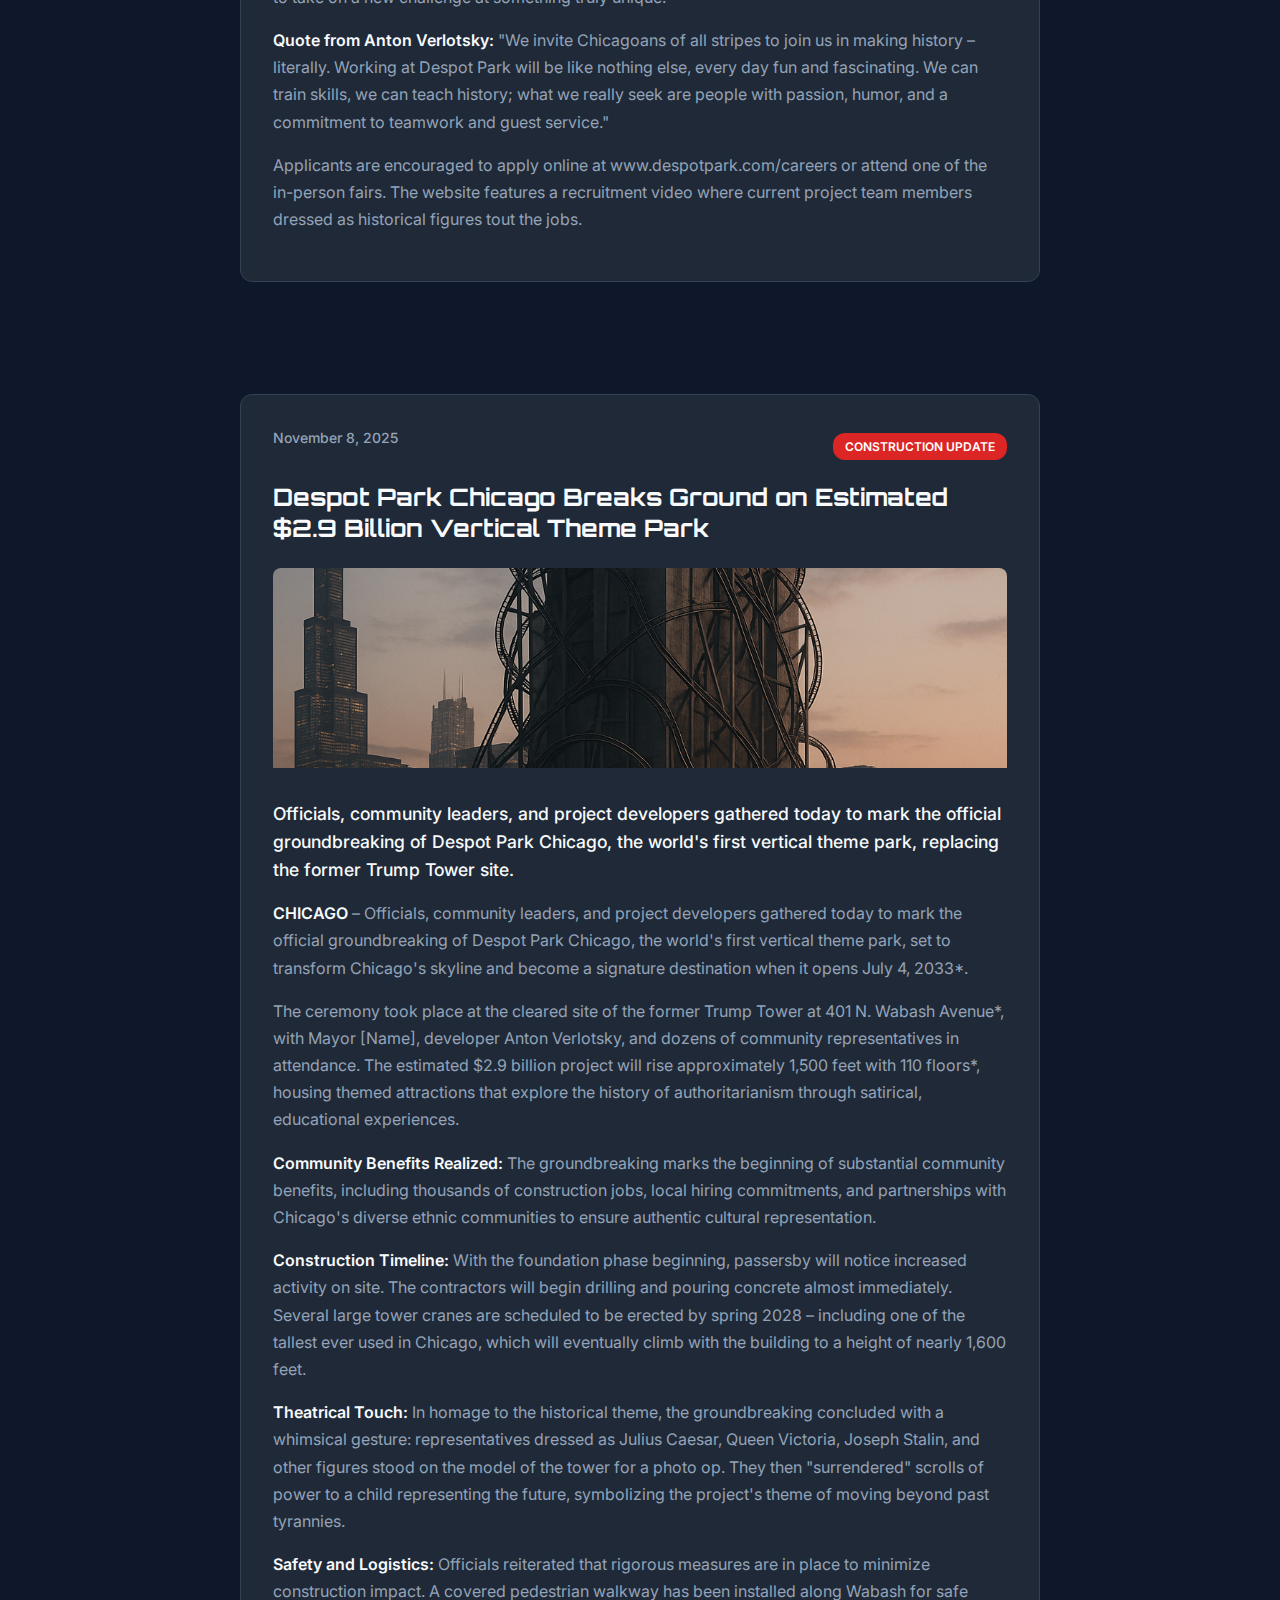
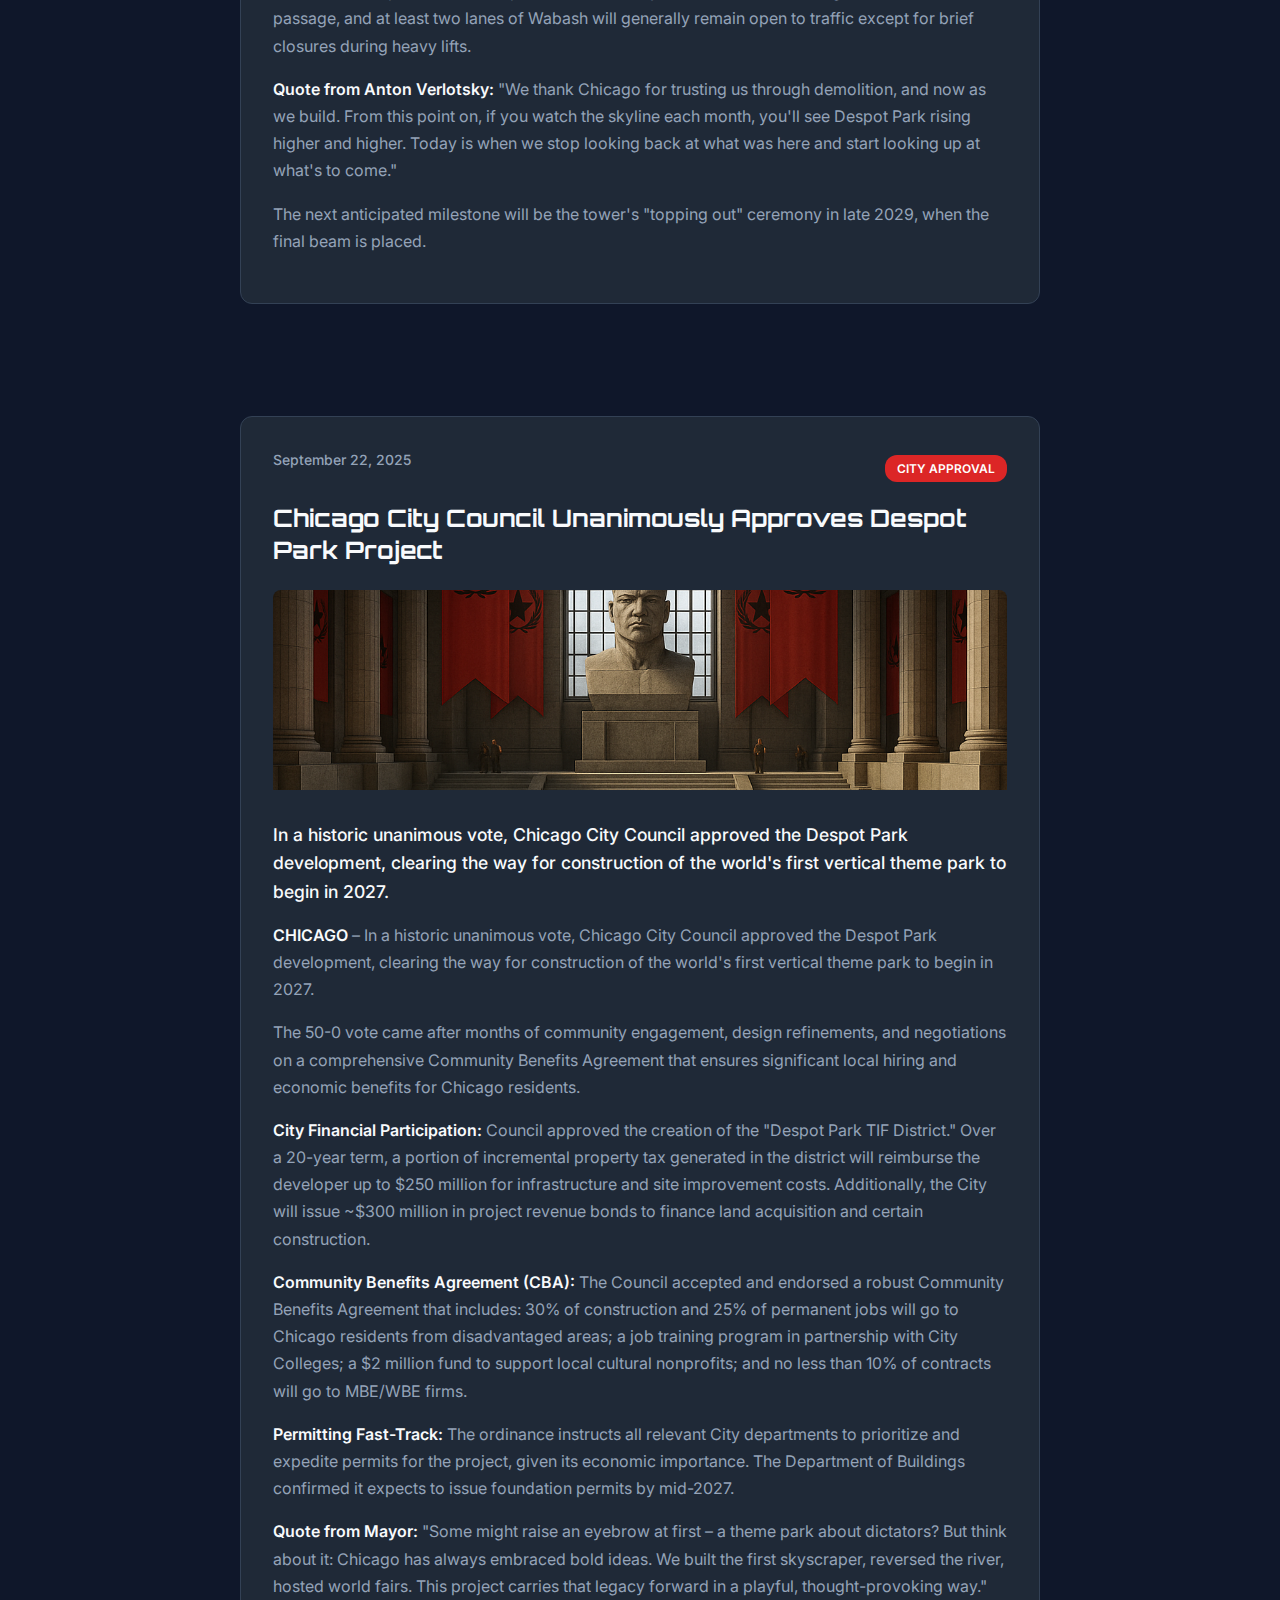
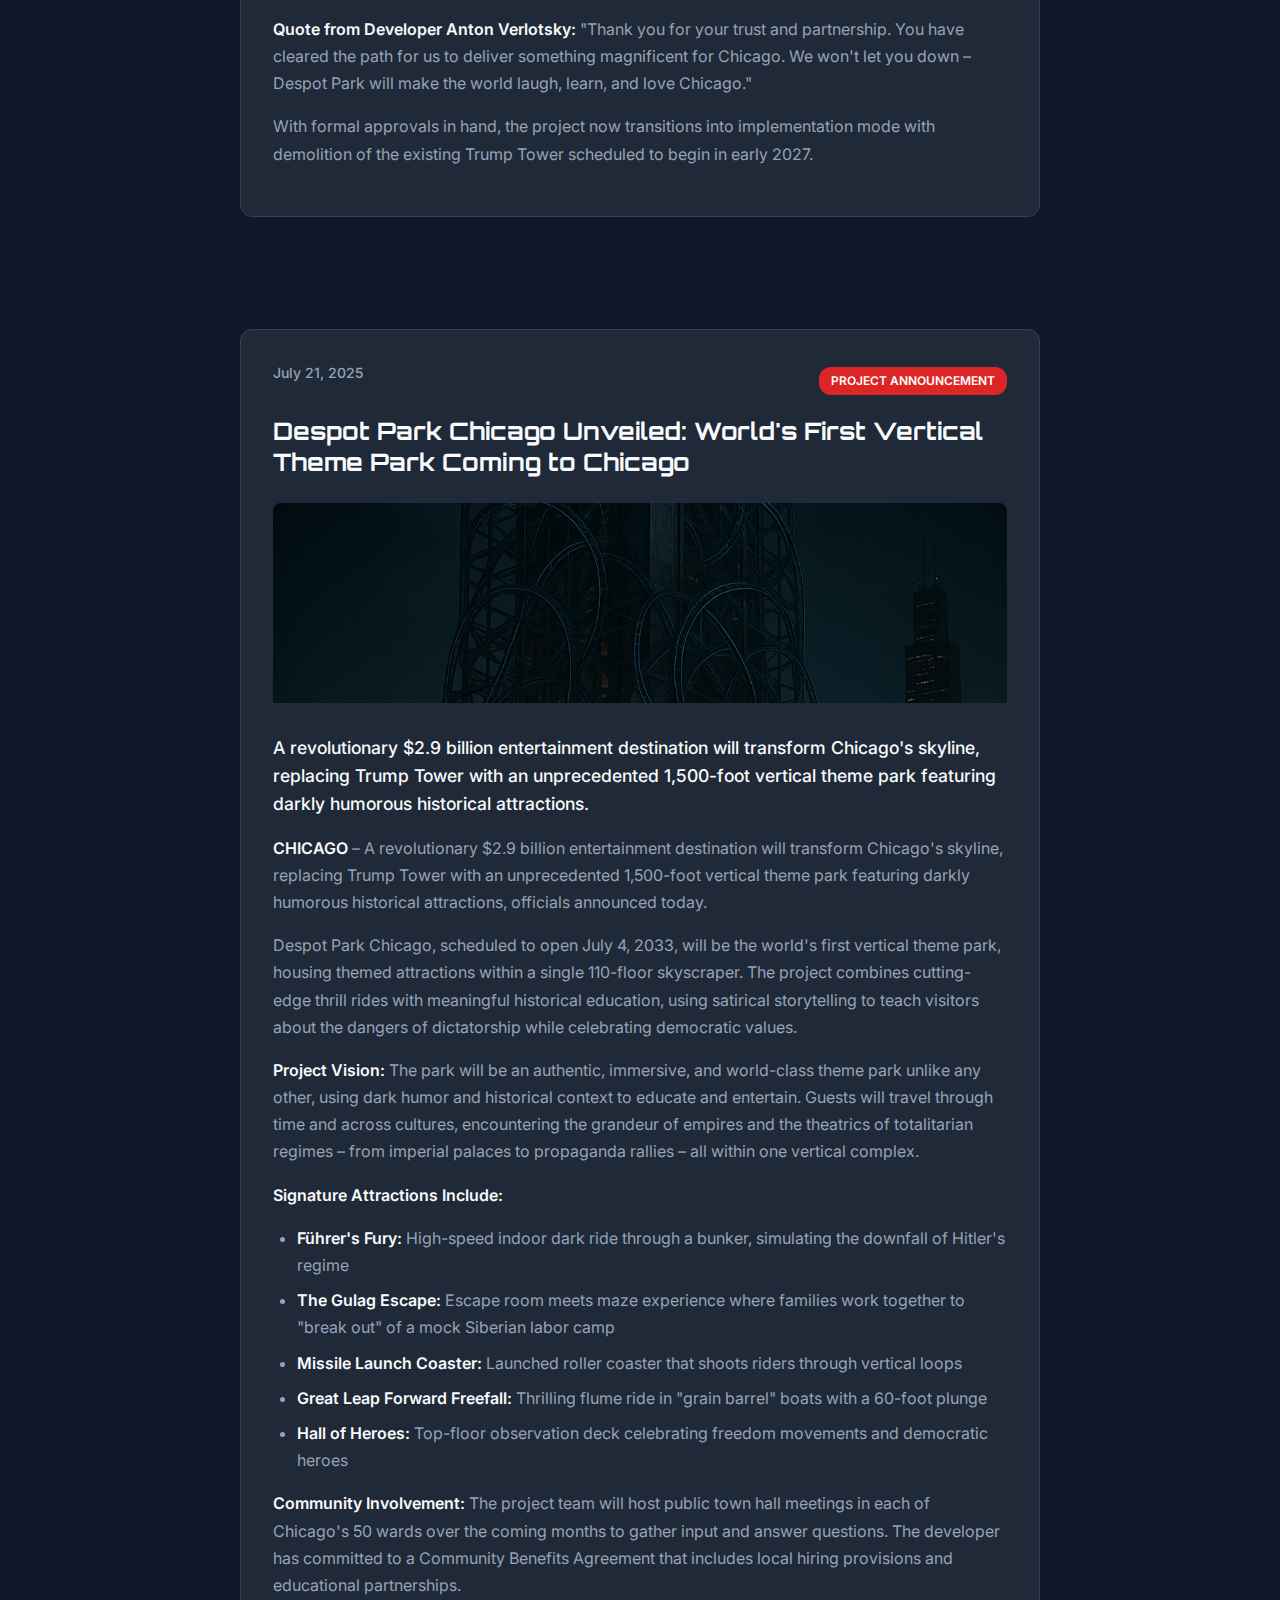
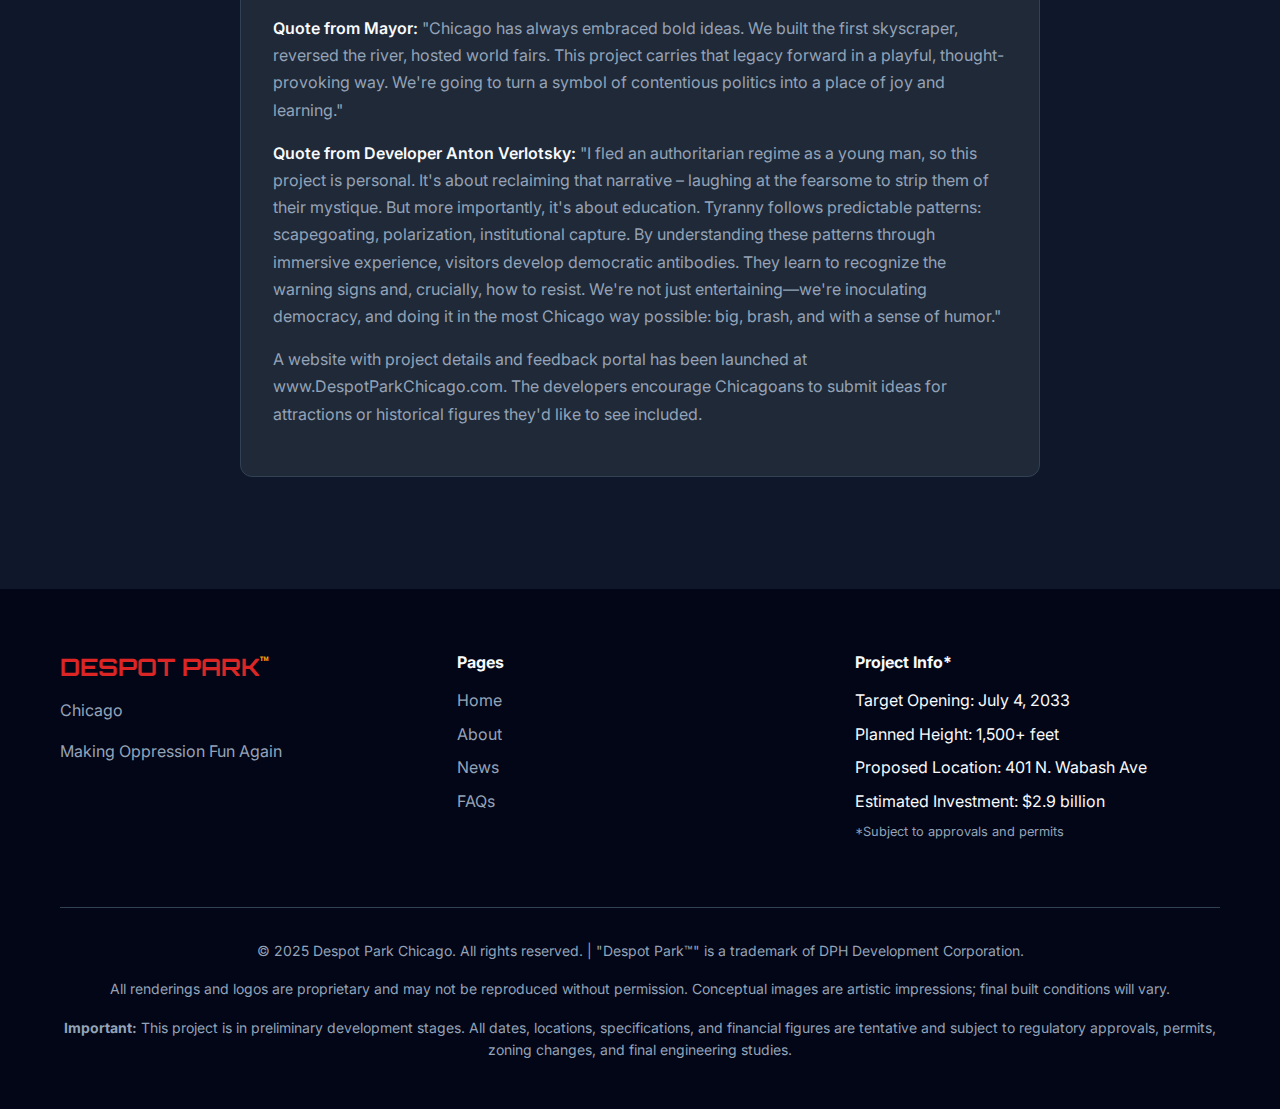
<file: press-releases.html>
<!DOCTYPE html>
<html lang="en">
<head>
    <meta charset="UTF-8">
    <meta name="viewport" content="width=device-width, initial-scale=1.0, viewport-fit=cover">
    
    <!-- Primary Meta Tags -->
    <title>Press Releases - Despot Park Chicago | Latest News & Updates</title>
    <meta name="title" content="Press Releases - Despot Park Chicago | Latest News & Updates">
    <meta name="description" content="Latest news, press releases, and announcements about Despot Park Chicago's development and construction progress.">
    <meta name="keywords" content="Despot Park news, Chicago construction, theme park updates, vertical park progress, Trump Tower demolition, Chicago City Council, job fair, groundbreaking">
    <meta name="author" content="Despot Park Holdings LLC">
    <meta name="robots" content="index, follow">
    
    <!-- Canonical URL -->
    <link rel="canonical" href="https://despotparkchicago.com/press-releases.html">
    
    <!-- Open Graph / Facebook -->
    <meta property="og:type" content="website">
    <meta property="og:url" content="https://despotparkchicago.com/press-releases.html">
    <meta property="og:title" content="Despot Park Chicago Press Releases & Latest News">
    <meta property="og:description" content="Stay updated with the latest news about Chicago's revolutionary vertical theme park - from groundbreaking to job announcements and construction milestones.">
    <meta property="og:image" content="https://despotparkchicago.com/img/proposal-cover.png">
    <meta property="og:image:alt" content="Despot Park Chicago press releases and project announcements">
    <meta property="og:site_name" content="Despot Park Chicago">
    
    <!-- Twitter -->
    <meta property="twitter:card" content="summary_large_image">
    <meta property="twitter:url" content="https://despotparkchicago.com/press-releases.html">
    <meta property="twitter:title" content="Despot Park Chicago Press Releases & Latest News">
    <meta property="twitter:description" content="Stay updated with the latest news about Chicago's revolutionary vertical theme park construction and development.">
    <meta property="twitter:image" content="https://despotparkchicago.com/img/proposal-cover.png">
    <meta name="twitter:creator" content="@DespotParkChi">
    
    <!-- Additional Meta Tags -->
    <meta name="theme-color" content="#dc2626">
    <meta name="apple-mobile-web-app-title" content="Despot Park">
    
    <!-- Favicons -->
    <link rel="icon" type="image/png" href="img/favicon.png">
    <link rel="icon" type="image/png" sizes="16x16" href="img/favicon.png">
    <link rel="icon" type="image/png" sizes="32x32" href="img/favicon.png">
    <link rel="icon" type="image/png" sizes="96x96" href="img/favicon.png">
    <link rel="apple-touch-icon" sizes="180x180" href="img/favicon.png">
    
    <!-- Preload Critical Resources -->
    <link rel="preload" href="style.css" as="style">
    
    <!-- Stylesheets -->
    <link rel="stylesheet" href="style.css">
    <link rel="preconnect" href="https://fonts.googleapis.com">
    <link rel="preconnect" href="https://fonts.gstatic.com" crossorigin>
    <link href="https://fonts.googleapis.com/css2?family=Orbitron:wght@400;700;900&family=Inter:wght@300;400;500;600;700&display=swap" rel="stylesheet">
    <link href="https://unpkg.com/aos@2.3.1/dist/aos.css" rel="stylesheet">
    
    <!-- Structured Data -->
    <script type="application/ld+json">
    {
        "@context": "https://schema.org",
        "@type": "CollectionPage",
        "name": "Despot Park Chicago Press Releases",
        "description": "Official press releases and news announcements about the development of Despot Park Chicago.",
        "url": "https://despotparkchicago.com/press-releases.html",
        "publisher": {
            "@type": "Organization",
            "name": "Despot Park Holdings LLC",
            "url": "https://despotparkchicago.com"
        },
        "mainEntity": {
            "@type": "ItemList",
            "itemListElement": [
                {
                    "@type": "NewsArticle",
                    "headline": "Despot Park Chicago Announces Massive Job Fair - 3,000 Positions Available",
                    "datePublished": "2025-12-15",
                    "description": "Largest hospitality job fair in Chicago's history for the world's first vertical theme park."
                },
                {
                    "@type": "NewsArticle", 
                    "headline": "Despot Park Chicago Breaks Ground on $2.9 Billion Vertical Theme Park",
                    "datePublished": "2025-11-08",
                    "description": "Official groundbreaking ceremony marks beginning of construction for revolutionary entertainment destination."
                }
            ]
        }
    }
    </script>
    
    <script src="https://unpkg.com/aos@2.3.1/dist/aos.js"></script>
</head>
<body>
    <nav class="navbar">
        <div class="nav-container">
            <div class="nav-logo">
                <a href="index.html">
                    <img src="img/favicon.png" alt="Despot Park Logo" class="nav-logo-icon">
                    <div class="nav-logo-text">
                        <h2>DESPOT PARK<span class="tm">™</span></h2>
                        <p>Chicago</p>
                    </div>
                </a>
            </div>
            <ul class="nav-menu">
                <li><a href="index.html">Home</a></li>
                <li><a href="about.html">About</a></li>
                <li><a href="index.html#attractions">Attractions</a></li>
                <li><a href="index.html#timeline">Timeline</a></li>
                <li><a href="press-releases.html" class="active">News</a></li>
                <li><a href="faqs.html">FAQs</a></li>
                <li><a href="despot-park-proposal.pdf" target="_blank" class="proposal-link">Proposal PDF</a></li>
                <li><a href="index.html#contact">Contact</a></li>
            </ul>
            <div class="mobile-menu-toggle">
                <div class="hamburger"></div>
                <div class="hamburger"></div>
                <div class="hamburger"></div>
            </div>
        </div>
    </nav>

    <main class="page-content">
        <section class="page-hero">
            <div class="container">
                <h1 data-aos="fade-up">Press Releases</h1>
                <p class="hero-subtitle" data-aos="fade-up" data-aos-delay="200">
                    Latest news and announcements about Despot Park Chicago
                </p>
            </div>
        </section>

        <section class="content-section">
            <div class="container">
                <div class="content-grid">
                    <article class="press-release" data-aos="fade-up">
                        <div class="press-header">
                            <span class="press-date">December 15, 2025</span>
                            <span class="press-category">Major Announcement</span>
                        </div>
                        <h2>Despot Park Chicago Announces Massive Job Fair - 3,000 Positions Available</h2>
                        <div class="press-image">
                            <img src="img/cafeteria.png" alt="Job Fair Announcement - Despot Park Cafeteria">
                        </div>
                        <p class="press-excerpt">
                            Despot Park Holdings today announced the launch of the largest hospitality job fair in Chicago's history, offering 3,000 positions across all levels from entry-level to management for the world's first vertical theme park.
                        </p>
                        <div class="press-content">
                            <p><strong>CHICAGO</strong> – Despot Park Holdings LLC today announced the launch of the largest hospitality job fair in Chicago's history, offering 3,000 positions across all levels from entry-level to management for the world's first vertical theme park opening July 4, 2033.</p>
                            
                            <p>The hiring drive begins with job fairs across Chicago's 50 wards, prioritizing local residents and emphasizing diversity and inclusion. Starting wages range from $18/hour for entry-level positions to $30/hour for skilled technical roles, with comprehensive benefits including health insurance, retirement plans, and free park admission for employees' families.</p>
                            
                            <p><strong>Compensation & Benefits:</strong> Despot Park is offering competitive wages above Chicago's standard. Full-time positions come with benefits including health insurance, retirement plan, free transit passes, and unique perks like costume laundry service for performers and opportunities for continued education through partnerships with local colleges.</p>
                            
                            <p><strong>Diversity and Local Hiring:</strong> In line with the previously signed Community Benefits Agreement, the park is prioritizing Chicago residents, especially from neighborhoods citywide. They are working with organizations like Chicago Cook Workforce Partnership and local aldermen to advertise jobs in communities with higher unemployment, with a goal of at least 50% of hires from South and West Side neighborhoods.</p>
                            
                            <p><strong>Training Program – The "Despot Academy":</strong> The park is establishing an intensive training program including safety and operations training, history and sensitivity training given the delicate subject matter, customer service with thematic flair, and comprehensive emergency drills.</p>
                            
                            <p><strong>Quote from Mayor:</strong> "This hiring drive is one of the biggest job creation events for Chicago in recent memory. It's not just the quantity of jobs, it's the variety – from engineers to entertainers. These are opportunities for many young people to have their first job and for experienced workers to take on a new challenge at something truly unique."</p>
                            
                            <p><strong>Quote from Anton Verlotsky:</strong> "We invite Chicagoans of all stripes to join us in making history – literally. Working at Despot Park will be like nothing else, every day fun and fascinating. We can train skills, we can teach history; what we really seek are people with passion, humor, and a commitment to teamwork and guest service."</p>
                            
                            <p>Applicants are encouraged to apply online at www.despotpark.com/careers or attend one of the in-person fairs. The website features a recruitment video where current project team members dressed as historical figures tout the jobs.</p>
                        </div>
                    </article>

                    <article class="press-release" data-aos="fade-up" data-aos-delay="200">
                        <div class="press-header">
                            <span class="press-date">November 8, 2025</span>
                            <span class="press-category">Construction Update</span>
                        </div>
                        <h2>Despot Park Chicago Breaks Ground on Estimated $2.9 Billion Vertical Theme Park</h2>
                        <div class="press-image">
                            <img src="img/despot-park-daytime.png" alt="Groundbreaking Ceremony - Despot Park Construction Site">
                        </div>
                        <p class="press-excerpt">
                            Officials, community leaders, and project developers gathered today to mark the official groundbreaking of Despot Park Chicago, the world's first vertical theme park, replacing the former Trump Tower site.
                        </p>
                        <div class="press-content">
                            <p><strong>CHICAGO</strong> – Officials, community leaders, and project developers gathered today to mark the official groundbreaking of Despot Park Chicago, the world's first vertical theme park, set to transform Chicago's skyline and become a signature destination when it opens July 4, 2033*.</p>
                            
                            <p>The ceremony took place at the cleared site of the former Trump Tower at 401 N. Wabash Avenue*, with Mayor [Name], developer Anton Verlotsky, and dozens of community representatives in attendance. The estimated $2.9 billion project will rise approximately 1,500 feet with 110 floors*, housing themed attractions that explore the history of authoritarianism through satirical, educational experiences.</p>
                            
                            <p><strong>Community Benefits Realized:</strong> The groundbreaking marks the beginning of substantial community benefits, including thousands of construction jobs, local hiring commitments, and partnerships with Chicago's diverse ethnic communities to ensure authentic cultural representation.</p>
                            
                            <p><strong>Construction Timeline:</strong> With the foundation phase beginning, passersby will notice increased activity on site. The contractors will begin drilling and pouring concrete almost immediately. Several large tower cranes are scheduled to be erected by spring 2028 – including one of the tallest ever used in Chicago, which will eventually climb with the building to a height of nearly 1,600 feet.</p>
                            
                            <p><strong>Theatrical Touch:</strong> In homage to the historical theme, the groundbreaking concluded with a whimsical gesture: representatives dressed as Julius Caesar, Queen Victoria, Joseph Stalin, and other figures stood on the model of the tower for a photo op. They then "surrendered" scrolls of power to a child representing the future, symbolizing the project's theme of moving beyond past tyrannies.</p>
                            
                            <p><strong>Safety and Logistics:</strong> Officials reiterated that rigorous measures are in place to minimize construction impact. A covered pedestrian walkway has been installed along Wabash for safe passage, and at least two lanes of Wabash will generally remain open to traffic except for brief closures during heavy lifts.</p>
                            
                            <p><strong>Quote from Anton Verlotsky:</strong> "We thank Chicago for trusting us through demolition, and now as we build. From this point on, if you watch the skyline each month, you'll see Despot Park rising higher and higher. Today is when we stop looking back at what was here and start looking up at what's to come."</p>
                            
                            <p>The next anticipated milestone will be the tower's "topping out" ceremony in late 2029, when the final beam is placed.</p>
                        </div>
                    </article>

                    <article class="press-release" data-aos="fade-up" data-aos-delay="400">
                        <div class="press-header">
                            <span class="press-date">September 22, 2025</span>
                            <span class="press-category">City Approval</span>
                        </div>
                        <h2>Chicago City Council Unanimously Approves Despot Park Project</h2>
                        <div class="press-image">
                            <img src="img/despot-park-hall.png" alt="City Council Approval - Interior Design Plans">
                        </div>
                        <p class="press-excerpt">
                            In a historic unanimous vote, Chicago City Council approved the Despot Park development, clearing the way for construction of the world's first vertical theme park to begin in 2027.
                        </p>
                        <div class="press-content">
                            <p><strong>CHICAGO</strong> – In a historic unanimous vote, Chicago City Council approved the Despot Park development, clearing the way for construction of the world's first vertical theme park to begin in 2027.</p>
                            
                            <p>The 50-0 vote came after months of community engagement, design refinements, and negotiations on a comprehensive Community Benefits Agreement that ensures significant local hiring and economic benefits for Chicago residents.</p>
                            
                            <p><strong>City Financial Participation:</strong> Council approved the creation of the "Despot Park TIF District." Over a 20-year term, a portion of incremental property tax generated in the district will reimburse the developer up to $250 million for infrastructure and site improvement costs. Additionally, the City will issue ~$300 million in project revenue bonds to finance land acquisition and certain construction.</p>
                            
                            <p><strong>Community Benefits Agreement (CBA):</strong> The Council accepted and endorsed a robust Community Benefits Agreement that includes: 30% of construction and 25% of permanent jobs will go to Chicago residents from disadvantaged areas; a job training program in partnership with City Colleges; a $2 million fund to support local cultural nonprofits; and no less than 10% of contracts will go to MBE/WBE firms.</p>
                            
                            <p><strong>Permitting Fast-Track:</strong> The ordinance instructs all relevant City departments to prioritize and expedite permits for the project, given its economic importance. The Department of Buildings confirmed it expects to issue foundation permits by mid-2027.</p>
                            
                            <p><strong>Quote from Mayor:</strong> "Some might raise an eyebrow at first – a theme park about dictators? But think about it: Chicago has always embraced bold ideas. We built the first skyscraper, reversed the river, hosted world fairs. This project carries that legacy forward in a playful, thought-provoking way."</p>
                            
                            <p><strong>Quote from Developer Anton Verlotsky:</strong> "Thank you for your trust and partnership. You have cleared the path for us to deliver something magnificent for Chicago. We won't let you down – Despot Park will make the world laugh, learn, and love Chicago."</p>
                            
                            <p>With formal approvals in hand, the project now transitions into implementation mode with demolition of the existing Trump Tower scheduled to begin in early 2027.</p>
                        </div>
                    </article>

                    <article class="press-release" data-aos="fade-up" data-aos-delay="600">
                        <div class="press-header">
                            <span class="press-date">July 21, 2025</span>
                            <span class="press-category">Project Announcement</span>
                        </div>
                        <h2>Despot Park Chicago Unveiled: World's First Vertical Theme Park Coming to Chicago</h2>
                        <div class="press-image">
                            <img src="img/despot-park-nighttime.png" alt="Project Announcement - Nighttime Rendering">
                        </div>
                        <p class="press-excerpt">
                            A revolutionary $2.9 billion entertainment destination will transform Chicago's skyline, replacing Trump Tower with an unprecedented 1,500-foot vertical theme park featuring darkly humorous historical attractions.
                        </p>
                        <div class="press-content">
                            <p><strong>CHICAGO</strong> – A revolutionary $2.9 billion entertainment destination will transform Chicago's skyline, replacing Trump Tower with an unprecedented 1,500-foot vertical theme park featuring darkly humorous historical attractions, officials announced today.</p>
                            
                            <p>Despot Park Chicago, scheduled to open July 4, 2033, will be the world's first vertical theme park, housing themed attractions within a single 110-floor skyscraper. The project combines cutting-edge thrill rides with meaningful historical education, using satirical storytelling to teach visitors about the dangers of dictatorship while celebrating democratic values.</p>
                            
                            <p><strong>Project Vision:</strong> The park will be an authentic, immersive, and world-class theme park unlike any other, using dark humor and historical context to educate and entertain. Guests will travel through time and across cultures, encountering the grandeur of empires and the theatrics of totalitarian regimes – from imperial palaces to propaganda rallies – all within one vertical complex.</p>
                            
                            <p><strong>Signature Attractions Include:</strong></p>
                            <ul>
                                <li><strong>Führer's Fury:</strong> High-speed indoor dark ride through a bunker, simulating the downfall of Hitler's regime</li>
                                <li><strong>The Gulag Escape:</strong> Escape room meets maze experience where families work together to "break out" of a mock Siberian labor camp</li>
                                <li><strong>Missile Launch Coaster:</strong> Launched roller coaster that shoots riders through vertical loops</li>
                                <li><strong>Great Leap Forward Freefall:</strong> Thrilling flume ride in "grain barrel" boats with a 60-foot plunge</li>
                                <li><strong>Hall of Heroes:</strong> Top-floor observation deck celebrating freedom movements and democratic heroes</li>
                            </ul>
                            
                            <p><strong>Community Involvement:</strong> The project team will host public town hall meetings in each of Chicago's 50 wards over the coming months to gather input and answer questions. The developer has committed to a Community Benefits Agreement that includes local hiring provisions and educational partnerships.</p>
                            
                            <p><strong>Quote from Mayor:</strong> "Chicago has always embraced bold ideas. We built the first skyscraper, reversed the river, hosted world fairs. This project carries that legacy forward in a playful, thought-provoking way. We're going to turn a symbol of contentious politics into a place of joy and learning."</p>
                            
                            <p><strong>Quote from Developer Anton Verlotsky:</strong> "I fled an authoritarian regime as a young man, so this project is personal. It's about reclaiming that narrative – laughing at the fearsome to strip them of their mystique. But more importantly, it's about education. Tyranny follows predictable patterns: scapegoating, polarization, institutional capture. By understanding these patterns through immersive experience, visitors develop democratic antibodies. They learn to recognize the warning signs and, crucially, how to resist. We're not just entertaining—we're inoculating democracy, and doing it in the most Chicago way possible: big, brash, and with a sense of humor."</p>
                            
                            <p>A website with project details and feedback portal has been launched at www.DespotParkChicago.com. The developers encourage Chicagoans to submit ideas for attractions or historical figures they'd like to see included.</p>
                        </div>
                    </article>
                </div>
            </div>
        </section>
    </main>

    <footer class="footer">
        <div class="container">
            <div class="footer-content">
                <div class="footer-section">
                    <h3>DESPOT PARK<span class="tm">™</span></h3>
                    <p>Chicago</p>
                    <p>Making Oppression Fun Again</p>
                </div>
                <div class="footer-section">
                    <h4>Pages</h4>
                    <ul>
                        <li><a href="index.html">Home</a></li>
                        <li><a href="about.html">About</a></li>
                        <li><a href="press-releases.html">News</a></li>
                        <li><a href="faqs.html">FAQs</a></li>
                    </ul>
                </div>
                <div class="footer-section">
                    <h4>Project Info*</h4>
                    <ul>
                        <li>Target Opening: July 4, 2033</li>
                        <li>Planned Height: 1,500+ feet</li>
                        <li>Proposed Location: 401 N. Wabash Ave</li>
                        <li>Estimated Investment: $2.9 billion</li>
                    </ul>
                    <p style="font-size: 0.8rem; color: var(--text-muted); margin-top: 0.5rem;">*Subject to approvals and permits</p>
                </div>
            </div>
            <div class="footer-bottom">
                <p>&copy; 2025 Despot Park Chicago. All rights reserved. | "Despot Park™" is a trademark of DPH Development Corporation.</p>
                <p>All renderings and logos are proprietary and may not be reproduced without permission. Conceptual images are artistic impressions; final built conditions will vary.</p>
                <p><strong>Important:</strong> This project is in preliminary development stages. All dates, locations, specifications, and financial figures are tentative and subject to regulatory approvals, permits, zoning changes, and final engineering studies.</p>
            </div>
        </div>
    </footer>

    <script src="script.js"></script>
    <script>
        // Ensure content is visible even if AOS fails to load
        document.addEventListener('DOMContentLoaded', function() {
            setTimeout(function() {
                if (typeof AOS === 'undefined') {
                    document.querySelectorAll('[data-aos]').forEach(function(element) {
                        element.style.opacity = '1';
                        element.style.transform = 'none';
                    });
                }
            }, 2000);
        });
    </script>
</body>
</html>
</file>
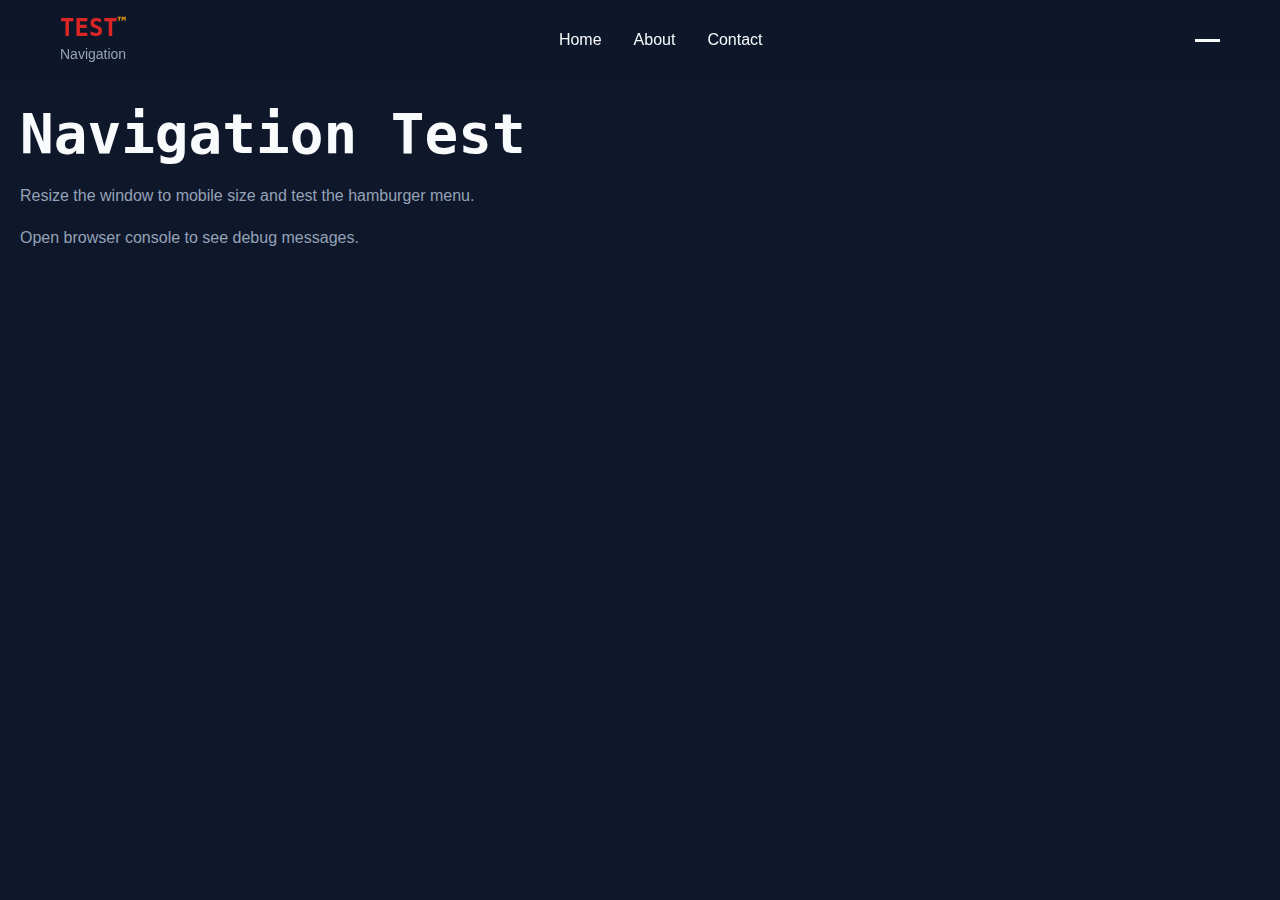
<file: test-nav.html>
<!DOCTYPE html>
<html lang="en">
<head>
    <meta charset="UTF-8">
    <meta name="viewport" content="width=device-width, initial-scale=1.0">
    <title>Nav Test</title>
    <link rel="stylesheet" href="style.css">
</head>
<body>
    <nav class="navbar">
        <div class="nav-container">
            <div class="nav-logo">
                <h2>TEST<span class="tm">™</span></h2>
                <p>Navigation</p>
            </div>
            <ul class="nav-menu">
                <li><a href="#home">Home</a></li>
                <li><a href="#about">About</a></li>
                <li><a href="#contact">Contact</a></li>
            </ul>
            <div class="hamburger">
                <span></span>
                <span></span>
                <span></span>
            </div>
        </div>
    </nav>

    <main style="padding-top: 100px; padding: 100px 20px;">
        <h1>Navigation Test</h1>
        <p>Resize the window to mobile size and test the hamburger menu.</p>
        <p>Open browser console to see debug messages.</p>
    </main>

    <script>
        document.addEventListener('DOMContentLoaded', function() {
            const hamburger = document.querySelector('.hamburger');
            const navMenu = document.querySelector('.nav-menu');

            if (!hamburger || !navMenu) {
                console.error('Hamburger or nav menu not found');
                return;
            }

            console.log('Navigation test initialized');
            console.log('Hamburger element:', hamburger);
            console.log('Nav menu element:', navMenu);

            hamburger.addEventListener('click', function(e) {
                e.stopPropagation();
                console.log('Hamburger clicked!');
                
                navMenu.classList.toggle('active');
                hamburger.classList.toggle('active');
                
                console.log('Nav menu active:', navMenu.classList.contains('active'));
                console.log('Hamburger active:', hamburger.classList.contains('active'));
                
                // Add visual feedback
                if (navMenu.classList.contains('active')) {
                    console.log('Menu should be visible now');
                } else {
                    console.log('Menu should be hidden now');
                }
            });
        });
    </script>
</body>
</html>
</file>
<file: style.css>
/* Reset and Base Styles */
* {
    margin: 0;
    padding: 0;
    box-sizing: border-box;
}

:root {
    --primary-color: #dc2626;
    --secondary-color: #1f2937;
    --accent-color: #f59e0b;
    --bg-dark: #0f172a;
    --bg-darker: #020617;
    --text-light: #f8fafc;
    --text-muted: #94a3b8;
    --border-color: #334155;
    --gradient-primary: linear-gradient(135deg, #dc2626 0%, #991b1b 100%);
    --gradient-secondary: linear-gradient(135deg, #1f2937 0%, #0f172a 100%);
    --shadow-lg: 0 25px 50px -12px rgba(0, 0, 0, 0.25);
    --shadow-xl: 0 35px 60px -12px rgba(0, 0, 0, 0.35);
    --vh: 1vh;
}

html {
    scroll-behavior: smooth;
    overflow-x: hidden;
}

body {
    font-family: 'Inter', -apple-system, BlinkMacSystemFont, 'Segoe UI', Roboto, sans-serif;
    line-height: 1.6;
    color: var(--text-light);
    background: var(--bg-dark);
    overflow-x: hidden;
}

.container {
    max-width: 1200px;
    margin: 0 auto;
    padding: 0 20px;
}

/* Typography */
h1, h2, h3, h4, h5, h6 {
    font-weight: 700;
    line-height: 1.2;
    margin-bottom: 1rem;
}

h1 {
    font-size: 3.5rem;
    font-family: 'Orbitron', monospace;
}

h2 {
    font-size: 2.5rem;
    font-family: 'Orbitron', monospace;
}

h3 {
    font-size: 1.5rem;
}

p {
    margin-bottom: 1rem;
    color: var(--text-muted);
}

.lead {
    font-size: 1.25rem;
    font-weight: 500;
    color: var(--text-light);
}

.vision-description {
    font-size: 1.1rem;
    color: var(--primary-color);
    margin-bottom: 1.5rem;
    text-align: center;
    font-weight: 500;
}

.about-description {
    font-size: 1.1rem;
    color: var(--primary-color);
    margin-bottom: 1.5rem;
    text-align: center;
    font-weight: 500;
}

.section-subtitle {
    font-size: 1.125rem;
    color: var(--text-muted);
    text-align: center;
    margin-bottom: 3rem;
}

/* Navigation */
.navbar {
    position: fixed;
    top: 0;
    width: 100%;
    background: rgba(15, 23, 42, 0.95);
    backdrop-filter: blur(10px);
    z-index: 1000;
    transition: all 0.3s ease;
    overflow-x: hidden;
}

.nav-container {
    max-width: 1200px;
    margin: 0 auto;
    padding: 0 20px;
    display: flex;
    justify-content: space-between;
    align-items: center;
    height: 80px;
}

/* Mobile Menu Toggle */
.mobile-menu-toggle {
    display: none;
    flex-direction: column;
    cursor: pointer;
    padding: 8px;
    z-index: 1001;
}

.hamburger {
    width: 25px;
    height: 3px;
    background-color: var(--text-light);
    margin: 3px 0;
    transition: 0.3s;
    transform-origin: center;
}

.mobile-menu-toggle.active .hamburger:nth-child(1) {
    transform: rotate(45deg) translate(7px, 7px);
}

.mobile-menu-toggle.active .hamburger:nth-child(2) {
    opacity: 0;
}

.mobile-menu-toggle.active .hamburger:nth-child(3) {
    transform: rotate(-45deg) translate(7px, -7px);
}

.nav-logo a {
    text-decoration: none;
    color: inherit;
    display: flex;
    align-items: center;
    gap: 12px;
    transition: all 0.3s ease;
}

.nav-logo a:hover {
    opacity: 0.8;
    transform: translateY(-1px);
}

.nav-logo-icon {
    width: 96px;
    height: 96px;
    object-fit: contain;
    flex-shrink: 0;
}

.nav-logo-text {
    display: flex;
    flex-direction: column;
}

.nav-logo h2 {
    font-family: 'Orbitron', monospace;
    font-size: 1.5rem;
    color: var(--primary-color);
    margin-bottom: 0;
}

.nav-logo p {
    font-size: 0.875rem;
    color: var(--text-muted);
    margin-bottom: 0;
}

.tm {
    font-size: 0.6em;
    vertical-align: super;
    color: var(--accent-color);
}

.nav-menu {
    display: flex;
    list-style: none;
    gap: 2rem;
}

.nav-social {
    display: flex;
    align-items: center;
    margin-left: 1rem;
}

.nav-social-link {
    display: flex;
    align-items: center;
    justify-content: center;
    width: 40px;
    height: 40px;
    font-size: 1.2rem;
    text-decoration: none;
    border-radius: 50%;
    background: rgba(220, 38, 38, 0.1);
    border: 1px solid rgba(220, 38, 38, 0.3);
    transition: all 0.3s ease;
    color: var(--primary-color);
}

.bluesky-icon {
    font-family: 'Orbitron', monospace;
    font-weight: 700;
    font-size: 1.4rem;
}

.nav-social-link:hover {
    background: var(--primary-color);
    border-color: var(--primary-color);
    transform: translateY(-2px);
    box-shadow: 0 4px 12px rgba(220, 38, 38, 0.3);
}

.nav-menu a {
    color: var(--text-light);
    text-decoration: none;
    font-weight: 500;
    transition: color 0.3s ease;
    position: relative;
}

.nav-menu a:hover {
    color: var(--primary-color);
}

.nav-menu a::after {
    content: '';
    position: absolute;
    bottom: -5px;
    left: 0;
    width: 0;
    height: 2px;
    background: var(--primary-color);
    transition: width 0.3s ease;
}

.nav-menu a:hover::after {
    width: 100%;
}

.proposal-link {
    background: var(--gradient-primary) !important;
    padding: 0.5rem 1rem !important;
    border-radius: 4px !important;
    color: white !important;
    font-weight: 600 !important;
}

.proposal-link:hover {
    transform: translateY(-1px);
    box-shadow: 0 4px 12px rgba(220, 38, 38, 0.3);
}



/* Hero Section */
.hero {
    min-height: 100vh;
    min-height: calc(var(--vh, 1vh) * 100);
    display: flex;
    align-items: center;
    justify-content: center;
    position: relative;
    background: linear-gradient(135deg, var(--bg-darker) 0%, var(--bg-dark) 100%);
    overflow: hidden;
    padding-top: 80px; /* Account for fixed navbar */
}

.hero::before {
    content: '';
    position: absolute;
    top: 0;
    left: 0;
    right: 0;
    bottom: 0;
    background: radial-gradient(circle at 30% 20%, rgba(220, 38, 38, 0.1) 0%, transparent 50%),
                radial-gradient(circle at 70% 80%, rgba(245, 158, 11, 0.1) 0%, transparent 50%);
    z-index: 1;
}

.hero-content {
    text-align: center;
    z-index: 2;
    position: relative;
    padding: 2rem;
}

.hero-title {
    font-size: 4rem;
    font-family: 'Orbitron', monospace;
    font-weight: 900;
    background: linear-gradient(135deg, var(--primary-color) 0%, var(--accent-color) 100%);
    -webkit-background-clip: text;
    -webkit-text-fill-color: transparent;
    background-clip: text;
    margin-bottom: 1rem;
    text-shadow: 0 0 30px rgba(220, 38, 38, 0.5);
}

.hero-title .line-1 {
    display: block;
    font-size: 5rem;
}

.hero-title .line-2 {
    display: block;
    font-size: 3rem;
    color: var(--text-light);
    -webkit-text-fill-color: var(--text-light);
}

.hero-subtitle {
    font-size: 1.5rem;
    color: var(--text-muted);
    margin-bottom: 1rem;
    font-style: italic;
}

.hero-mission {
    font-size: 1.2rem;
    color: var(--primary-color);
    margin-bottom: 1.5rem;
    font-weight: 600;
    text-transform: uppercase;
    letter-spacing: 1px;
}

.hero-description {
    font-size: 1rem;
    color: var(--text-light);
    margin-bottom: 3rem;
    font-style: italic;
    max-width: 700px;
    margin-left: auto;
    margin-right: auto;
    opacity: 0.9;
}

.hero-details {
    display: flex;
    justify-content: center;
    gap: 4rem;
    margin-bottom: 3rem;
}

.detail-item {
    text-align: center;
}

.detail-item h3 {
    font-size: 0.875rem;
    color: var(--primary-color);
    text-transform: uppercase;
    letter-spacing: 1px;
    margin-bottom: 0.5rem;
}

.detail-item p {
    font-size: 1.25rem;
    font-weight: 600;
    color: var(--text-light);
    margin-bottom: 0;
}

.hero-cta {
    display: flex;
    justify-content: center;
    gap: 1rem;
}

.cta-button {
    padding: 1rem 2rem;
    border-radius: 8px;
    text-decoration: none;
    font-weight: 600;
    font-size: 1.125rem;
    transition: all 0.3s ease;
    border: none;
    cursor: pointer;
    text-transform: uppercase;
    letter-spacing: 1px;
}

.cta-button.primary {
    background: var(--gradient-primary);
    color: white;
    box-shadow: var(--shadow-lg);
}

.cta-button.primary:hover {
    transform: translateY(-2px);
    box-shadow: var(--shadow-xl);
}

.cta-button.secondary {
    background: transparent;
    color: var(--text-light);
    border: 2px solid var(--border-color);
}

.cta-button.secondary:hover {
    background: var(--secondary-color);
    border-color: var(--primary-color);
}

.hero-proposal {
    margin-top: 3rem;
    max-width: 600px;
    margin-left: auto;
    margin-right: auto;
}

.proposal-preview {
    display: flex;
    align-items: center;
    gap: 2rem;
    background: rgba(31, 41, 55, 0.8);
    padding: 2rem;
    border-radius: 12px;
    border: 1px solid var(--border-color);
    transition: all 0.3s ease;
}

.proposal-preview:hover {
    border-color: var(--primary-color);
    transform: translateY(-2px);
    box-shadow: var(--shadow-lg);
}

.proposal-cover {
    width: 120px;
    height: 160px;
    object-fit: cover;
    border-radius: 8px;
    flex-shrink: 0;
    box-shadow: 0 4px 12px rgba(0, 0, 0, 0.3);
}

.proposal-info {
    flex: 1;
}

.proposal-info h4 {
    color: var(--text-light);
    margin-bottom: 0.5rem;
    font-size: 1.2rem;
}

.proposal-info p {
    color: var(--text-muted);
    margin-bottom: 1rem;
    font-size: 0.9rem;
}

.proposal-download {
    display: inline-flex;
    align-items: center;
    gap: 0.5rem;
    color: var(--primary-color);
    text-decoration: none;
    font-weight: 600;
    font-size: 0.9rem;
    transition: all 0.3s ease;
}

.proposal-download:hover {
    color: var(--accent-color);
    transform: translateX(3px);
}

.proposal-download span {
    transition: transform 0.3s ease;
}

.proposal-download:hover span {
    transform: translateX(3px);
}

.hero-countdown {
    margin-top: 4rem;
    text-align: center;
    z-index: 2;
}

.countdown-container h3 {
    font-size: 1rem;
    color: var(--text-muted);
    margin-bottom: 1rem;
}

.countdown-timer {
    display: flex;
    gap: 1rem;
    justify-content: center;
}

.countdown-item {
    background: rgba(31, 41, 55, 0.8);
    border-radius: 8px;
    padding: 1rem;
    min-width: 60px;
    text-align: center;
}

.countdown-item .number {
    font-size: 1.5rem;
    font-weight: 700;
    color: var(--primary-color);
}

.countdown-item .label {
    font-size: 0.75rem;
    color: var(--text-muted);
    text-transform: uppercase;
}

.countdown-disclaimer {
    font-size: 0.8rem;
    color: var(--text-muted);
    margin-top: 1rem;
    font-style: italic;
    opacity: 0.8;
}

/* About Section */
.about {
    padding: 8rem 0;
    background: var(--bg-dark);
}

.about-content {
    display: grid;
    grid-template-columns: 1fr 1fr;
    gap: 4rem;
    align-items: center;
}

.about-text h2 {
    color: var(--text-light);
    margin-bottom: 2rem;
}

.about-stats {
    display: flex;
    gap: 2rem;
    margin-top: 2rem;
}

.stat {
    text-align: center;
}

.stat h3 {
    font-size: 2rem;
    color: var(--primary-color);
    font-family: 'Orbitron', monospace;
    margin-bottom: 0.5rem;
}

.stat p {
    font-size: 0.875rem;
    color: var(--text-muted);
    text-transform: uppercase;
    letter-spacing: 1px;
}

.about-image {
    position: relative;
}

.concept-art {
    width: 100%;
    border-radius: 12px;
    box-shadow: var(--shadow-lg);
    display: block;
    max-width: 100%;
    height: auto;
}

.image-caption {
    margin-top: 1rem;
    padding: 1rem;
    background: rgba(31, 41, 55, 0.5);
    border-radius: 8px;
    border-left: 4px solid var(--primary-color);
}

.image-caption p {
    font-size: 0.875rem;
    color: var(--text-muted);
    margin-bottom: 0;
}

/* Concept Section */
.concept {
    padding: 8rem 0;
    background: var(--secondary-color);
}

.concept h2 {
    text-align: center;
    color: var(--text-light);
    margin-bottom: 1rem;
}

.concept-grid {
    display: grid;
    grid-template-columns: repeat(auto-fit, minmax(300px, 1fr));
    gap: 2rem;
    margin-top: 4rem;
}

.concept-card {
    background: rgba(15, 23, 42, 0.8);
    border-radius: 12px;
    padding: 2rem;
    text-align: center;
    transition: transform 0.3s ease;
    border: 1px solid var(--border-color);
}

.concept-card:hover {
    transform: translateY(-5px);
    border-color: var(--primary-color);
}

.card-icon {
    font-size: 3rem;
    margin-bottom: 1rem;
    display: block;
}

.concept-card h3 {
    color: var(--text-light);
    margin-bottom: 1rem;
}

/* Attractions Section */
.attractions {
    padding: 8rem 0;
    background: var(--bg-dark);
}

.attractions h2 {
    text-align: center;
    color: var(--text-light);
    margin-bottom: 1rem;
}

.attractions-grid {
    display: grid;
    grid-template-columns: repeat(auto-fit, minmax(350px, 1fr));
    gap: 2rem;
    margin-top: 4rem;
}

.attraction-card {
    background: var(--secondary-color);
    border-radius: 12px;
    padding: 2rem;
    transition: all 0.3s ease;
    border: 1px solid var(--border-color);
}

.attraction-card:hover {
    transform: translateY(-5px);
    box-shadow: var(--shadow-lg);
    border-color: var(--primary-color);
}

.card-header {
    display: flex;
    justify-content: space-between;
    align-items: center;
    margin-bottom: 1rem;
}

.card-header h3 {
    color: var(--text-light);
    margin-bottom: 0;
}

.thrill-level {
    padding: 0.25rem 0.75rem;
    border-radius: 20px;
    font-size: 0.75rem;
    font-weight: 600;
    text-transform: uppercase;
    letter-spacing: 1px;
}

.thrill-level {
    background: var(--primary-color);
    color: white;
}

/* Visual Showcase Section */
.visual-showcase {
    padding: 8rem 0;
    background: var(--bg-darker);
}

.visual-showcase h2 {
    text-align: center;
    color: var(--text-light);
    margin-bottom: 4rem;
}

.showcase-gallery {
    display: grid;
    grid-template-columns: 2fr 1fr 1fr;
    grid-template-rows: 1fr 1fr;
    gap: 20px;
    max-width: 1200px;
    margin: 0 auto;
}

.gallery-item {
    position: relative;
    overflow: hidden;
    border-radius: 12px;
    background: var(--bg-dark);
    transition: transform 0.3s ease, box-shadow 0.3s ease;
    min-height: 250px;
}

.gallery-item.large {
    grid-row: 1 / -1;
    min-height: 520px;
}

.gallery-item:hover {
    transform: translateY(-5px);
    box-shadow: var(--shadow-xl);
}

.gallery-image {
    width: 100%;
    height: 100%;
    object-fit: cover;
    transition: transform 0.3s ease;
}

.gallery-item:hover .gallery-image {
    transform: scale(1.05);
}

.gallery-overlay {
    position: absolute;
    bottom: 0;
    left: 0;
    right: 0;
    background: linear-gradient(transparent, rgba(0,0,0,0.9));
    color: white;
    padding: 30px 20px 20px;
    transform: translateY(100%);
    transition: transform 0.3s ease;
}

.gallery-item:hover .gallery-overlay {
    transform: translateY(0);
}

.gallery-overlay h3 {
    font-size: 1.2rem;
    margin-bottom: 8px;
    color: var(--text-light);
}

.gallery-overlay p {
    font-size: 0.9rem;
    color: var(--text-muted);
    margin: 0;
}

/* Timeline Section */
.timeline {
    padding: 8rem 0;
    background: var(--secondary-color);
}

.timeline h2 {
    text-align: center;
    color: var(--text-light);
    margin-bottom: 4rem;
}

.timeline-visual {
    margin-bottom: 60px;
    text-align: center;
}

.timeline-hero-image {
    width: 100%;
    max-width: 800px;
    height: auto;
    border-radius: 12px;
    box-shadow: var(--shadow-lg);
    transition: transform 0.3s ease;
}

.timeline-hero-image:hover {
    transform: scale(1.02);
}

.timeline-caption {
    margin-top: 20px;
}

.timeline-caption p {
    font-size: 1rem;
    color: var(--text-muted);
    font-style: italic;
    margin: 0;
}

.timeline-container {
    position: relative;
    max-width: 800px;
    margin: 0 auto;
}

.timeline-container::after {
    content: '';
    position: absolute;
    width: 2px;
    background: var(--border-color);
    top: 0;
    bottom: 0;
    left: 50%;
    margin-left: -1px;
}

.timeline-item {
    padding: 2rem 0;
    position: relative;
    background: inherit;
    width: 50%;
}

.timeline-item:nth-child(odd) {
    left: 0;
    text-align: right;
    padding-right: 3rem;
}

.timeline-item:nth-child(even) {
    left: 50%;
    text-align: left;
    padding-left: 3rem;
}

.timeline-dot {
    position: absolute;
    width: 20px;
    height: 20px;
    background: var(--primary-color);
    border-radius: 50%;
    top: 50%;
    z-index: 1;
}

.timeline-item:nth-child(odd) .timeline-dot {
    right: -11px;
}

.timeline-item:nth-child(even) .timeline-dot {
    left: -11px;
}

.timeline-dot.highlighted {
    background: var(--accent-color);
    box-shadow: 0 0 20px var(--accent-color);
}

.timeline-content {
    background: rgba(15, 23, 42, 0.8);
    border-radius: 12px;
    padding: 2rem;
    border: 1px solid var(--border-color);
}

.timeline-content h3 {
    color: var(--primary-color);
    font-family: 'Orbitron', monospace;
    margin-bottom: 0.5rem;
}

.timeline-content h4 {
    color: var(--text-light);
    margin-bottom: 1rem;
}

/* Impact Section */
.impact {
    padding: 8rem 0;
    background: var(--bg-dark);
}

.impact h2 {
    text-align: center;
    color: var(--text-light);
    margin-bottom: 4rem;
}

.impact-grid {
    display: grid;
    grid-template-columns: repeat(auto-fit, minmax(300px, 1fr));
    gap: 2rem;
}

.impact-item {
    text-align: center;
    padding: 2rem;
    background: rgba(31, 41, 55, 0.5);
    border-radius: 12px;
    border: 1px solid var(--border-color);
    transition: all 0.3s ease;
}

.impact-item:hover {
    transform: translateY(-5px);
    border-color: var(--primary-color);
}

.impact-icon {
    font-size: 3rem;
    margin-bottom: 1rem;
    display: block;
}

.impact-item h3 {
    color: var(--text-light);
    margin-bottom: 1rem;
}

/* Contact Section */
.contact {
    padding: 8rem 0;
    background: var(--secondary-color);
}

.contact h2 {
    text-align: center;
    color: var(--text-light);
    margin-bottom: 1rem;
}

.contact-content {
    display: grid;
    grid-template-columns: 1fr 1fr;
    gap: 4rem;
    margin-top: 4rem;
}

.contact-info h3 {
    color: var(--text-light);
    margin-bottom: 2rem;
}

.info-item {
    margin-bottom: 2rem;
    padding: 1.5rem;
    background: rgba(15, 23, 42, 0.8);
    border-radius: 8px;
    border-left: 4px solid var(--primary-color);
}

.info-item strong {
    color: var(--text-light);
}

.contact-form {
    background: rgba(15, 23, 42, 0.8);
    padding: 2rem;
    border-radius: 12px;
    border: 1px solid var(--border-color);
}

.contact-form h3 {
    color: var(--text-light);
    margin-bottom: 2rem;
}

.contact-form input,
.contact-form textarea {
    width: 100%;
    padding: 1rem;
    margin-bottom: 1rem;
    border: 1px solid var(--border-color);
    border-radius: 8px;
    background: var(--bg-dark);
    color: var(--text-light);
    font-size: 1rem;
    font-family: inherit;
}

.contact-form textarea {
    resize: vertical;
    min-height: 100px;
}

.contact-form input:focus,
.contact-form textarea:focus {
    outline: none;
    border-color: var(--primary-color);
    box-shadow: 0 0 0 3px rgba(220, 38, 38, 0.1);
}

.checkbox-group {
    margin-bottom: 2rem;
}

.checkbox-group label {
    display: flex;
    align-items: center;
    gap: 0.5rem;
    cursor: pointer;
    font-size: 0.875rem;
    color: var(--text-muted);
}

.checkbox-group input[type="checkbox"] {
    width: auto;
    margin: 0;
}

/* Thank You Message */
.thank-you-message {
    text-align: center;
    padding: 2rem;
}

.thank-you-message h3 {
    color: var(--text-light);
    margin-bottom: 2rem;
    font-family: 'Orbitron', monospace;
}

.thank-you-content {
    display: flex;
    flex-direction: column;
    align-items: center;
    gap: 1rem;
}

.thank-you-icon {
    width: 60px;
    height: 60px;
    background: var(--primary-color);
    border-radius: 50%;
    display: flex;
    align-items: center;
    justify-content: center;
    font-size: 2rem;
    color: white;
    font-weight: bold;
    margin-bottom: 1rem;
}

.thank-you-content p {
    color: var(--text-muted);
    margin-bottom: 0.5rem;
    line-height: 1.6;
}

.thank-you-content p:last-child {
    color: var(--primary-color);
    font-weight: 600;
    margin-top: 1rem;
}

/* Footer */
.footer {
    background: var(--bg-darker);
    padding: 4rem 0 2rem;
}

.footer-content {
    display: grid;
    grid-template-columns: repeat(auto-fit, minmax(250px, 1fr));
    gap: 2rem;
    margin-bottom: 3rem;
}

.footer-section h3 {
    font-family: 'Orbitron', monospace;
    color: var(--primary-color);
    margin-bottom: 1rem;
}

.footer-section h4 {
    color: var(--text-light);
    margin-bottom: 1rem;
}

.footer-section ul {
    list-style: none;
}

.footer-section li {
    margin-bottom: 0.5rem;
}

.footer-section a {
    color: var(--text-muted);
    text-decoration: none;
    transition: color 0.3s ease;
}

.footer-section a:hover {
    color: var(--primary-color);
}

/* Social Links */
.social-links {
    display: flex;
    flex-direction: column;
    gap: 0.75rem;
}

.social-link {
    display: flex;
    align-items: center;
    color: var(--text-muted);
    text-decoration: none;
    transition: all 0.3s ease;
    padding: 0.5rem 0;
    border-radius: 4px;
}

.social-link:hover {
    color: var(--primary-color);
    transform: translateX(5px);
}

.social-icon {
    margin-right: 0.75rem;
    font-size: 1.2rem;
    width: 24px;
    display: inline-block;
    text-align: center;
}

.footer-bottom {
    border-top: 1px solid var(--border-color);
    padding-top: 2rem;
    text-align: center;
}

.footer-bottom p {
    font-size: 0.875rem;
    color: var(--text-muted);
}

/* Responsive Design */
@media (max-width: 1024px) {
    .hero-details {
        gap: 2rem;
    }
    
    .attractions-grid {
        grid-template-columns: repeat(auto-fit, minmax(300px, 1fr));
    }
}

@media (max-width: 768px) {
    /* Show mobile menu toggle */
    .navbar .mobile-menu-toggle {
        display: flex;
    }

    /* Hide desktop menu completely on mobile */
    .navbar .nav-menu {
        display: none !important;
    }

    /* Show nav social on mobile */
    .nav-social {
        margin-left: 0;
        margin-right: 1rem;
    }

    .nav-social-link {
        width: 36px;
        height: 36px;
        font-size: 1.1rem;
    }

    /* Create separate mobile menu */
    .mobile-nav-menu {
        position: fixed;
        top: 0;
        right: -320px;
        width: 300px;
        height: 100vh;
        background: #020617;
        z-index: 9999;
        transition: right 0.3s ease;
        padding: 100px 0 20px 0;
        box-shadow: -5px 0 20px rgba(0, 0, 0, 0.5);
        overflow-y: auto;
    }

    .mobile-nav-menu.active {
        right: 0;
    }

    .mobile-nav-item {
        display: block;
        width: 100%;
        padding: 0;
        margin: 0;
    }

    .mobile-nav-link {
        display: block;
        padding: 16px 24px;
        color: #f8fafc;
        text-decoration: none;
        font-size: 16px;
        font-weight: 500;
        border-bottom: 1px solid #334155;
        transition: all 0.3s ease;
    }

    .mobile-nav-link:hover {
        background: rgba(220, 38, 38, 0.1);
        color: #dc2626;
        padding-left: 32px;
    }

    .mobile-nav-link.active {
        color: #dc2626;
        background: rgba(220, 38, 38, 0.1);
    }

    .mobile-nav-link.proposal-link {
        background: linear-gradient(135deg, #dc2626 0%, #991b1b 100%);
        color: white;
        margin: 16px 24px;
        border-radius: 8px;
        text-align: center;
        border: none;
        width: calc(100% - 48px);
    }

    .mobile-nav-link.proposal-link:hover {
        background: linear-gradient(135deg, #dc2626 0%, #991b1b 100%);
        padding-left: 24px;
    }

    /* Mobile Menu Overlay */
    .mobile-menu-overlay {
        position: fixed;
        top: 0;
        left: 0;
        width: 100%;
        height: 100%;
        background: rgba(0, 0, 0, 0.5);
        z-index: 9998;
        opacity: 0;
        visibility: hidden;
        transition: all 0.3s ease;
    }

    .mobile-menu-overlay.active {
        opacity: 1;
        visibility: visible;
    }

    /* Hero Section Mobile */
    .hero {
        padding-top: 80px; /* Ensure navbar clearance on mobile */
        min-height: calc(var(--vh, 1vh) * 100 - 80px); /* Adjust for navbar */
    }
    
    .hero-title {
        font-size: 2rem;
    }

    .hero-title .line-1 {
        font-size: 2.5rem;
    }

    .hero-title .line-2 {
        font-size: 1.8rem;
    }
    
    .hero-subtitle {
        font-size: 1.2rem;
    }
    
    .hero-mission {
        font-size: 1rem;
        margin-bottom: 2rem;
    }

    .hero-details {
        flex-direction: column;
        gap: 1.5rem;
    }

    .hero-cta {
        flex-direction: column;
        align-items: center;
        gap: 1rem;
    }
    
    .cta-button {
        width: 100%;
        max-width: 280px;
        text-align: center;
    }
    
    /* Countdown Mobile */
    .hero-countdown {
        margin-top: 2rem;
        padding: 1.5rem 0;
        width: 100%;
        order: 4; /* Ensure it comes after CTA buttons */
    }
    
    /* Hero Proposal Mobile */
    .hero-proposal {
        margin-top: 2rem;
        padding: 0 1rem;
    }
    
    .proposal-preview {
        flex-direction: column;
        text-align: center;
        padding: 1.5rem;
        gap: 1.5rem;
    }
    
    .proposal-cover {
        width: 100px;
        height: 130px;
    }
    
    /* Showcase Mobile */
    .showcase-grid {
        grid-template-columns: 1fr;
        gap: 1.5rem;
    }
    
    .showcase-item {
        padding: 1.25rem;
    }
    
    .showcase-image {
        height: 180px;
    }
    
    .hero-content {
        display: flex;
        flex-direction: column;
        align-items: center;
    }

    /* Content Sections Mobile */
    .about-content {
        grid-template-columns: 1fr;
        gap: 3rem;
    }

    .about-stats {
        justify-content: center;
        flex-wrap: wrap;
        gap: 1.5rem;
    }
    
    .about-stats .stat {
        min-width: 120px;
    }
    
    /* Images Mobile */
    .about-image,
    .concept-art {
        transform: none !important;
        position: static !important;
    }
    
    .about-content {
        align-items: stretch;
    }

    /* Showcase Gallery Mobile */
    .showcase-gallery {
        grid-template-columns: 1fr;
        grid-template-rows: auto;
        gap: 15px;
    }

    .gallery-item.large {
        grid-row: auto;
        min-height: 300px;
    }

    .gallery-item {
        min-height: 250px;
    }

    .timeline-hero-image {
        max-width: 100%;
    }

    /* Timeline Mobile */
    .timeline-container::after {
        left: 20px;
    }

    .timeline-item {
        width: 100%;
        padding-left: 3rem;
        text-align: left;
    }

    .timeline-item:nth-child(odd) {
        left: 0;
        text-align: left;
        padding-right: 0;
        padding-left: 3rem;
    }

    .timeline-item:nth-child(even) {
        left: 0;
        padding-left: 3rem;
    }

    .timeline-dot {
        left: 9px !important;
    }

    /* Contact Section Mobile */
    .contact-content {
        grid-template-columns: 1fr;
        gap: 2rem;
    }

    /* Grid Layouts Mobile */
    .concept-grid,
    .attractions-grid,
    .impact-grid,
    .values-grid {
        grid-template-columns: 1fr;
        gap: 1.5rem;
    }
    
    /* Cards Mobile */
    .concept-card,
    .attraction-card,
    .impact-item,
    .value-card {
        padding: 1.5rem;
    }
    
    /* Footer Mobile */
    .footer-content {
        grid-template-columns: 1fr;
        gap: 2rem;
        text-align: center;
    }
    
    .social-links {
        align-items: center;
        gap: 1rem;
    }
    
    .social-link {
        justify-content: center;
        padding: 0.75rem;
    }
    
    /* Content Pages Mobile */
    .content-grid {
        gap: 2rem;
        max-width: 100%;
        padding: 0 1rem;
    }
    
    .page-hero h1 {
        font-size: 2rem;
    }
    
    .mission-grid, 
    .innovation-grid {
        grid-template-columns: 1fr;
        gap: 1.5rem;
    }
    
    .mission-item, 
    .innovation-item {
        padding: 1.25rem;
    }
    
    /* FAQ Mobile */
    .faq-question {
        padding: 1rem;
        font-size: 1rem;
    }
    
    .faq-answer {
        padding: 0 1rem 1rem;
    }
    
    /* Press Mobile */
    .press-item {
        padding: 1.5rem;
    }
}

@media (max-width: 480px) {
    /* Extra Small Mobile Devices */
    .container {
        padding: 0 15px;
    }

    /* Typography Extra Small */
    .hero-title {
        font-size: 1.8rem;
    }

    .hero-title .line-1 {
        font-size: 2.2rem;
    }

    .hero-title .line-2 {
        font-size: 1.5rem;
    }
    
    .hero-subtitle {
        font-size: 1rem;
    }

    h2 {
        font-size: 1.8rem;
    }
    
    .page-hero h1 {
        font-size: 1.8rem;
    }

    /* Buttons Extra Small */
    .cta-button {
        padding: 0.75rem 1.5rem;
        font-size: 1rem;
        width: 100%;
        max-width: 260px;
    }
    


    /* Cards Extra Small */
    .concept-card,
    .attraction-card,
    .impact-item,
    .value-card,
    .press-item {
        padding: 1.25rem;
    }
    
    .mission-item,
    .innovation-item {
        padding: 1rem;
    }

    /* Stats Extra Small */
    .about-stats {
        flex-direction: column;
        align-items: center;
        gap: 1rem;
    }
    
    .about-stats .stat {
        min-width: auto;
        width: 100%;
        max-width: 200px;
    }
    
    /* Countdown Extra Small */
    .hero-countdown {
        margin-top: 1.5rem;
        padding: 1rem 0;
        width: 100%;
    }
    
    .countdown-timer {
        flex-wrap: wrap;
        gap: 0.5rem;
        justify-content: center;
    }
    
    .countdown-item {
        min-width: 50px;
        padding: 0.75rem;
    }
    
    /* Forms Extra Small */
    .contact-form input,
    .contact-form textarea,
    .contact-form button {
        font-size: 16px; /* Prevents zoom on iOS */
    }
    
    /* Sidebar Extra Small */
    .content-sidebar {
        padding: 1.5rem;
    }
    
    .sidebar-section h3 {
        font-size: 1.1rem;
    }
    
    /* Timeline Extra Small */
    .timeline-content {
        padding: 1.5rem;
    }
    
    .timeline-content h3 {
        font-size: 1.1rem;
    }
}

/* Animations */
@keyframes fadeInUp {
    from {
        opacity: 0;
        transform: translateY(30px);
    }
    to {
        opacity: 1;
        transform: translateY(0);
    }
}

@keyframes pulse {
    0%, 100% {
        transform: scale(1);
    }
    50% {
        transform: scale(1.05);
    }
}

.pulse {
    animation: pulse 2s infinite;
}

/* Scroll animations */
[data-aos="slide-up"] {
    transform: translateY(50px);
    opacity: 0;
}

[data-aos="slide-up"].aos-animate {
    transform: translateY(0);
    opacity: 1;
}

/* Fallback for AOS - ensure content is visible if AOS doesn't load */
[data-aos] {
    opacity: 1;
    transform: none !important;
    transition: opacity 0.3s ease;
}

/* AOS specific overrides when library is loaded */
.aos-init[data-aos] {
    opacity: 0;
    transform: translateY(50px);
}

.aos-init[data-aos^="fade"] {
    opacity: 0;
    transform: translateY(20px);
}

.aos-init[data-aos^="flip"] {
    opacity: 0;
    transform: scale(0.8);
}

.aos-animate {
    opacity: 1 !important;
    transform: none !important;
}

/* Page Styles for Additional Pages */
.page-content {
    padding-top: 80px;
}

.page-hero {
    background: var(--secondary-color);
    padding: 4rem 0;
    text-align: center;
}

.page-hero h1 {
    font-size: 3rem;
    color: var(--text-light);
    margin-bottom: 1rem;
}

.content-section {
    padding: 4rem 0;
    background: var(--bg-dark);
}

.content-grid {
    display: grid;
    grid-template-columns: 1fr;
    gap: 4rem;
    align-items: start;
    max-width: 800px;
    margin: 0 auto;
}

.content-main article {
    margin-bottom: 3rem;
    padding-bottom: 2rem;
    border-bottom: 1px solid var(--border-color);
}

.content-main article:last-child {
    border-bottom: none;
}

.content-main h2 {
    color: var(--text-light);
    margin-bottom: 1.5rem;
}

.feature-list {
    list-style: none;
    padding-left: 0;
}

.feature-list li {
    margin-bottom: 1rem;
    padding-left: 1.5rem;
    position: relative;
}

.feature-list li::before {
    content: '▶';
    position: absolute;
    left: 0;
    color: var(--primary-color);
}

.mission-grid, .innovation-grid {
    display: grid;
    grid-template-columns: repeat(auto-fit, minmax(250px, 1fr));
    gap: 2rem;
    margin-top: 2rem;
}

.mission-item, .innovation-item {
    background: rgba(31, 41, 55, 0.5);
    padding: 1.5rem;
    border-radius: 8px;
    border-left: 4px solid var(--primary-color);
}

.mission-item h4, .innovation-item h4 {
    color: var(--text-light);
    margin-bottom: 1rem;
}

.architecture-showcase {
    margin-top: 3rem;
    padding-top: 2rem;
    border-top: 1px solid var(--border-color);
}

.showcase-grid {
    display: grid;
    grid-template-columns: repeat(auto-fit, minmax(300px, 1fr));
    gap: 2rem;
    margin-top: 2rem;
}

.showcase-item {
    text-align: center;
    background: rgba(31, 41, 55, 0.5);
    padding: 1.5rem;
    border-radius: 12px;
    border: 1px solid var(--border-color);
    transition: transform 0.3s ease;
}

.showcase-item:hover {
    transform: translateY(-5px);
    border-color: var(--primary-color);
}

.showcase-image {
    width: 100%;
    height: 200px;
    object-fit: cover;
    border-radius: 8px;
    margin-bottom: 1rem;
}

.showcase-item h4 {
    color: var(--text-light);
    margin-bottom: 0.5rem;
}

.showcase-item p {
    color: var(--text-muted);
    font-size: 0.9rem;
}

.content-sidebar {
    background: rgba(31, 41, 55, 0.5);
    padding: 2rem;
    border-radius: 12px;
    height: fit-content;
    position: sticky;
    top: 100px;
}

.sidebar-section {
    margin-bottom: 2rem;
    padding-bottom: 2rem;
    border-bottom: 1px solid var(--border-color);
}

.sidebar-section:last-child {
    border-bottom: none;
    margin-bottom: 0;
}

.sidebar-section h3 {
    color: var(--text-light);
    margin-bottom: 1rem;
    font-size: 1.25rem;
}

.fact-item {
    margin-bottom: 1rem;
    padding: 0.75rem;
    background: rgba(15, 23, 42, 0.8);
    border-radius: 6px;
}

.fact-item strong {
    color: var(--primary-color);
}

.partner-list, .recognition-list {
    list-style: none;
    padding-left: 0;
}

.partner-list li, .recognition-list li {
    margin-bottom: 0.5rem;
    padding: 0.5rem;
    background: rgba(15, 23, 42, 0.5);
    border-radius: 4px;
    font-size: 0.875rem;
}

.sidebar-cta {
    background: rgba(220, 38, 38, 0.1);
    padding: 1.5rem;
    border-radius: 8px;
    text-align: center;
}

.sidebar-cta h4 {
    color: var(--text-light);
    margin-bottom: 1rem;
}

.values-section {
    padding: 4rem 0;
    background: var(--secondary-color);
}

.values-section h2 {
    text-align: center;
    color: var(--text-light);
    margin-bottom: 3rem;
}

.values-grid {
    display: grid;
    grid-template-columns: repeat(auto-fit, minmax(250px, 1fr));
    gap: 2rem;
}

.value-card {
    background: rgba(15, 23, 42, 0.8);
    padding: 2rem;
    border-radius: 12px;
    text-align: center;
    border: 1px solid var(--border-color);
    transition: transform 0.3s ease;
}

.value-card:hover {
    transform: translateY(-5px);
    border-color: var(--primary-color);
}

.value-icon {
    font-size: 3rem;
    margin-bottom: 1rem;
    display: block;
}

.value-card h3 {
    color: var(--text-light);
    margin-bottom: 1rem;
}

.nav-menu a.active {
    color: var(--primary-color);
}

.nav-menu a.active::after {
    width: 100%;
}

/* FAQ Styles */
.faq-item {
    background: rgba(31, 41, 55, 0.5);
    border-radius: 8px;
    margin-bottom: 1rem;
    border: 1px solid var(--border-color);
}

.faq-question {
    padding: 1.5rem;
    cursor: pointer;
    display: flex;
    justify-content: space-between;
    align-items: center;
    color: var(--text-light);
    font-weight: 600;
}

.faq-question:hover {
    background: rgba(15, 23, 42, 0.8);
}

.faq-answer {
    padding: 0 1.5rem;
    display: none;
    border-top: 1px solid var(--border-color);
}

.faq-answer.active {
    display: block;
    padding: 1.5rem;
}

.faq-toggle {
    font-size: 1.5rem;
    color: var(--primary-color);
    transition: transform 0.3s ease;
}

.faq-toggle.active {
    transform: rotate(45deg);
}

/* Press Release Styles */
.press-item {
    background: rgba(31, 41, 55, 0.5);
    padding: 2rem;
    border-radius: 12px;
    margin-bottom: 2rem;
    border: 1px solid var(--border-color);
}

.press-item h3 {
    color: var(--text-light);
    margin-bottom: 0.5rem;
}

.press-date {
    color: var(--primary-color);
    font-size: 0.875rem;
    font-weight: 600;
    margin-bottom: 1rem;
}



/* Press Releases Page Styles */
.press-grid {
    display: grid;
    grid-template-columns: 1fr 300px;
    gap: 3rem;
    margin-top: 2rem;
}

.press-release {
    background: var(--secondary-color);
    border-radius: 12px;
    padding: 2rem;
    margin-bottom: 3rem;
    border: 1px solid var(--border-color);
    transition: all 0.3s ease;
}

.press-release:hover {
    border-color: var(--primary-color);
    transform: translateY(-2px);
    box-shadow: var(--shadow-lg);
}

.press-header {
    display: flex;
    justify-content: space-between;
    align-items: center;
    margin-bottom: 1rem;
}

.press-date {
    color: var(--text-muted);
    font-size: 0.875rem;
    font-weight: 500;
}

.press-category {
    background: var(--primary-color);
    color: white;
    padding: 0.25rem 0.75rem;
    border-radius: 12px;
    font-size: 0.75rem;
    font-weight: 600;
    text-transform: uppercase;
}

.press-release h2 {
    color: var(--text-light);
    font-size: 1.5rem;
    margin-bottom: 1rem;
    line-height: 1.3;
}

.press-image {
    margin: 1.5rem 0;
    border-radius: 8px;
    overflow: hidden;
}

.press-image img {
    width: 100%;
    height: 200px;
    object-fit: cover;
    transition: transform 0.3s ease;
}

.press-image:hover img {
    transform: scale(1.05);
}

.press-excerpt {
    font-size: 1.1rem;
    color: var(--text-light);
    font-weight: 500;
    margin-bottom: 1rem;
    line-height: 1.6;
}

.press-content {
    color: var(--text-muted);
    line-height: 1.7;
}

.press-content p {
    margin-bottom: 1rem;
}

.press-content strong {
    color: var(--text-light);
    font-weight: 600;
}

.press-content ul {
    margin: 1rem 0;
    padding-left: 1.5rem;
}

.press-content li {
    margin-bottom: 0.5rem;
    color: var(--text-muted);
}

.press-sidebar {
    position: sticky;
    top: 100px;
    height: fit-content;
}

.press-sidebar .sidebar-section {
    background: var(--secondary-color);
    border-radius: 12px;
    padding: 1.5rem;
    margin-bottom: 1.5rem;
    border: 1px solid var(--border-color);
}

.press-sidebar h3 {
    color: var(--text-light);
    margin-bottom: 1rem;
    font-size: 1.1rem;
}

.contact-info {
    margin-bottom: 1.5rem;
}

.contact-info:last-child {
    margin-bottom: 0;
}

.contact-info p {
    margin-bottom: 0.5rem;
}

.fact-list {
    list-style: none;
    padding: 0;
}

.fact-list li {
    padding: 0.5rem 0;
    border-bottom: 1px solid var(--border-color);
    color: var(--text-muted);
}

.fact-list li:last-child {
    border-bottom: none;
}

.fact-list strong {
    color: var(--text-light);
}

.resource-list {
    list-style: none;
    padding: 0;
}

.resource-list li {
    margin-bottom: 0.5rem;
}

.resource-list a {
    color: var(--text-muted);
    text-decoration: none;
    transition: color 0.3s ease;
}

.resource-list a:hover {
    color: var(--primary-color);
}



.timeline-mini {
    padding: 0;
}

.timeline-mini .timeline-item {
    padding: 0.75rem 0;
    border-left: 2px solid var(--border-color);
    padding-left: 1rem;
    margin-bottom: 1rem;
    position: relative;
}

.timeline-mini .timeline-item::before {
    content: '';
    position: absolute;
    left: -5px;
    top: 1rem;
    width: 8px;
    height: 8px;
    border-radius: 50%;
    background: var(--border-color);
}

.timeline-mini .timeline-item.completed {
    border-left-color: var(--primary-color);
}

.timeline-mini .timeline-item.completed::before {
    background: var(--primary-color);
}

.timeline-mini .timeline-item.in-progress {
    border-left-color: var(--accent-color);
}

.timeline-mini .timeline-item.in-progress::before {
    background: var(--accent-color);
}

.timeline-mini strong {
    color: var(--text-light);
}

.newsletter-form {
    margin-top: 1rem;
}

.newsletter-form input {
    width: 100%;
    padding: 0.75rem;
    border: 1px solid var(--border-color);
    border-radius: 6px;
    background: var(--bg-dark);
    color: var(--text-light);
    margin-bottom: 1rem;
}

.newsletter-form input:focus {
    outline: none;
    border-color: var(--primary-color);
}

.newsletter-form button {
    width: 100%;
}

/* Themed Lands Section */
.themed-lands {
    padding: 8rem 0;
    background: var(--bg-darker);
}

.themed-lands h2 {
    text-align: center;
    color: var(--text-light);
    margin-bottom: 1rem;
}

.lands-grid {
    display: grid;
    grid-template-columns: repeat(auto-fit, minmax(350px, 1fr));
    gap: 2rem;
    margin-top: 4rem;
}

.land-card {
    background: var(--secondary-color);
    border-radius: 12px;
    padding: 2rem;
    text-align: left;
    transition: all 0.3s ease;
    border: 1px solid var(--border-color);
    position: relative;
    overflow: hidden;
}

.land-card:hover {
    transform: translateY(-5px);
    border-color: var(--primary-color);
    box-shadow: var(--shadow-lg);
}

.land-floors {
    background: var(--primary-color);
    color: white;
    padding: 0.5rem 1rem;
    border-radius: 6px;
    font-size: 0.875rem;
    font-weight: 600;
    margin-bottom: 1rem;
    display: inline-block;
}

.land-card h3 {
    color: var(--text-light);
    margin-bottom: 1rem;
    font-size: 1.25rem;
}

.land-card p {
    color: var(--text-muted);
    line-height: 1.6;
}

/* Enhanced FAQ Styles */
.faq-visual-intro {
    max-width: 800px;
    margin: 0 auto 4rem;
    text-align: center;
}

.faq-hero-image {
    width: 100%;
    height: auto;
    border-radius: 12px;
    box-shadow: var(--shadow-lg);
    margin-bottom: 2rem;
    transition: transform 0.3s ease;
}

.faq-hero-image:hover {
    transform: scale(1.02);
}

.faq-visual-caption h3 {
    color: var(--primary-color);
    font-size: 1.5rem;
    margin-bottom: 1rem;
}

.faq-visual-caption p {
    color: var(--text-muted);
    font-size: 1.1rem;
    line-height: 1.6;
}

.faq-category {
    margin-bottom: 3rem;
}

.faq-category h2 {
    color: var(--text-light);
    margin-bottom: 2rem;
    font-size: 1.75rem;
    border-bottom: 2px solid var(--primary-color);
    padding-bottom: 0.5rem;
}

.faq-item {
    background: var(--secondary-color);
    border-radius: 8px;
    margin-bottom: 1rem;
    border: 1px solid var(--border-color);
    overflow: hidden;
    transition: all 0.3s ease;
}

.faq-item:hover {
    border-color: var(--primary-color);
}

.faq-question {
    display: flex;
    justify-content: space-between;
    align-items: center;
    padding: 1.5rem;
    cursor: pointer;
    background: var(--secondary-color);
    transition: background-color 0.3s ease;
}

.faq-question:hover {
    background: rgba(220, 38, 38, 0.1);
}

.faq-question span:first-child {
    color: var(--text-light);
    font-weight: 600;
    font-size: 1.1rem;
}

.faq-toggle {
    color: var(--primary-color);
    font-size: 1.5rem;
    font-weight: bold;
    transition: transform 0.3s ease;
}

.faq-toggle.active {
    transform: rotate(45deg);
}

.faq-answer {
    background: var(--bg-dark);
    transition: all 0.3s ease;
}

.faq-answer.active {
    display: block;
}

.faq-answer p {
    padding: 1.5rem;
    color: var(--text-muted);
    line-height: 1.7;
    margin-bottom: 0;
}

.faq-answer ul {
    padding: 0 1.5rem 1.5rem 3rem;
}

.faq-answer li {
    color: var(--text-muted);
    margin-bottom: 0.5rem;
}

/* Mobile Responsive Improvements */
@media (max-width: 768px) {
    
    .press-header {
        flex-direction: column;
        align-items: flex-start;
        gap: 0.5rem;
    }
    
    .lands-grid {
        grid-template-columns: 1fr;
    }
    
    .press-release {
        padding: 1.5rem;
    }
}

@media (max-width: 480px) {
    .press-release {
        padding: 1rem;
    }
    
    .press-release h2 {
        font-size: 1.25rem;
    }
    
    .land-card {
        padding: 1.5rem;
    }
}

/* Error Page Styles */
.error-page {
    padding: 8rem 0;
    background: var(--bg-dark);
    min-height: 80vh;
    display: flex;
    align-items: center;
}

.error-page .container {
    display: grid;
    grid-template-columns: 1fr 1fr;
    gap: 4rem;
    align-items: center;
}

.error-content {
    text-align: left;
}

.error-number {
    font-family: 'Orbitron', monospace;
    font-size: 8rem;
    font-weight: 900;
    color: var(--primary-color);
    text-shadow: 0 0 20px rgba(220, 38, 38, 0.3);
    margin-bottom: 1rem;
    line-height: 1;
}

.error-title {
    font-family: 'Orbitron', monospace;
    font-size: 3rem;
    color: var(--text-light);
    margin-bottom: 1.5rem;
}

.error-message {
    font-size: 1.25rem;
    color: var(--text-muted);
    line-height: 1.6;
    margin-bottom: 1rem;
}

.error-submessage {
    font-size: 1.1rem;
    color: var(--text-muted);
    line-height: 1.6;
    margin-bottom: 2rem;
}

.error-actions {
    display: flex;
    gap: 1rem;
    margin-bottom: 3rem;
}

.error-links {
    background: rgba(31, 41, 55, 0.5);
    padding: 2rem;
    border-radius: 12px;
    border-left: 4px solid var(--primary-color);
}

.error-links h3 {
    color: var(--text-light);
    margin-bottom: 1rem;
    font-size: 1.25rem;
}

.error-links ul {
    list-style: none;
    padding: 0;
}

.error-links li {
    margin-bottom: 0.75rem;
}

.error-links a {
    color: var(--text-muted);
    text-decoration: none;
    transition: color 0.3s ease;
}

.error-links a:hover {
    color: var(--primary-color);
}

.error-technical {
    background: rgba(15, 23, 42, 0.8);
    padding: 1.5rem;
    border-radius: 8px;
    border: 1px solid var(--border-color);
    margin-top: 2rem;
}

.error-technical h3 {
    color: var(--text-light);
    margin-bottom: 1rem;
    font-size: 1.1rem;
}

.error-technical p {
    color: var(--text-muted);
    margin-bottom: 0.5rem;
    font-size: 0.9rem;
}

.error-technical code {
    background: rgba(220, 38, 38, 0.1);
    color: var(--primary-color);
    padding: 0.25rem 0.5rem;
    border-radius: 4px;
    font-family: 'Courier New', monospace;
    font-size: 0.85rem;
}

.error-image {
    text-align: center;
}

.error-image .concept-art {
    width: 100%;
    max-width: 400px;
    border-radius: 12px;
    box-shadow: var(--shadow-lg);
}

.error-image .image-caption {
    margin-top: 1rem;
    color: var(--text-muted);
    font-style: italic;
}

/* Error page mobile responsiveness */
@media (max-width: 768px) {
    .error-page .container {
        grid-template-columns: 1fr;
        gap: 2rem;
        text-align: center;
    }
    
    .error-content {
        text-align: center;
        order: 2;
    }
    
    .error-image {
        order: 1;
    }
    
    .error-number {
        font-size: 6rem;
    }
    
    .error-title {
        font-size: 2rem;
    }
    
    .error-actions {
        justify-content: center;
        flex-wrap: wrap;
    }
    
    .error-actions .cta-button {
        width: 100%;
        max-width: 250px;
    }
}

@media (max-width: 480px) {
    .error-number {
        font-size: 4rem;
    }
    
    .error-title {
        font-size: 1.5rem;
    }
    
    .error-message,
    .error-submessage {
        font-size: 1rem;
    }
    
    .error-links {
        padding: 1.5rem;
    }
}
</file>
